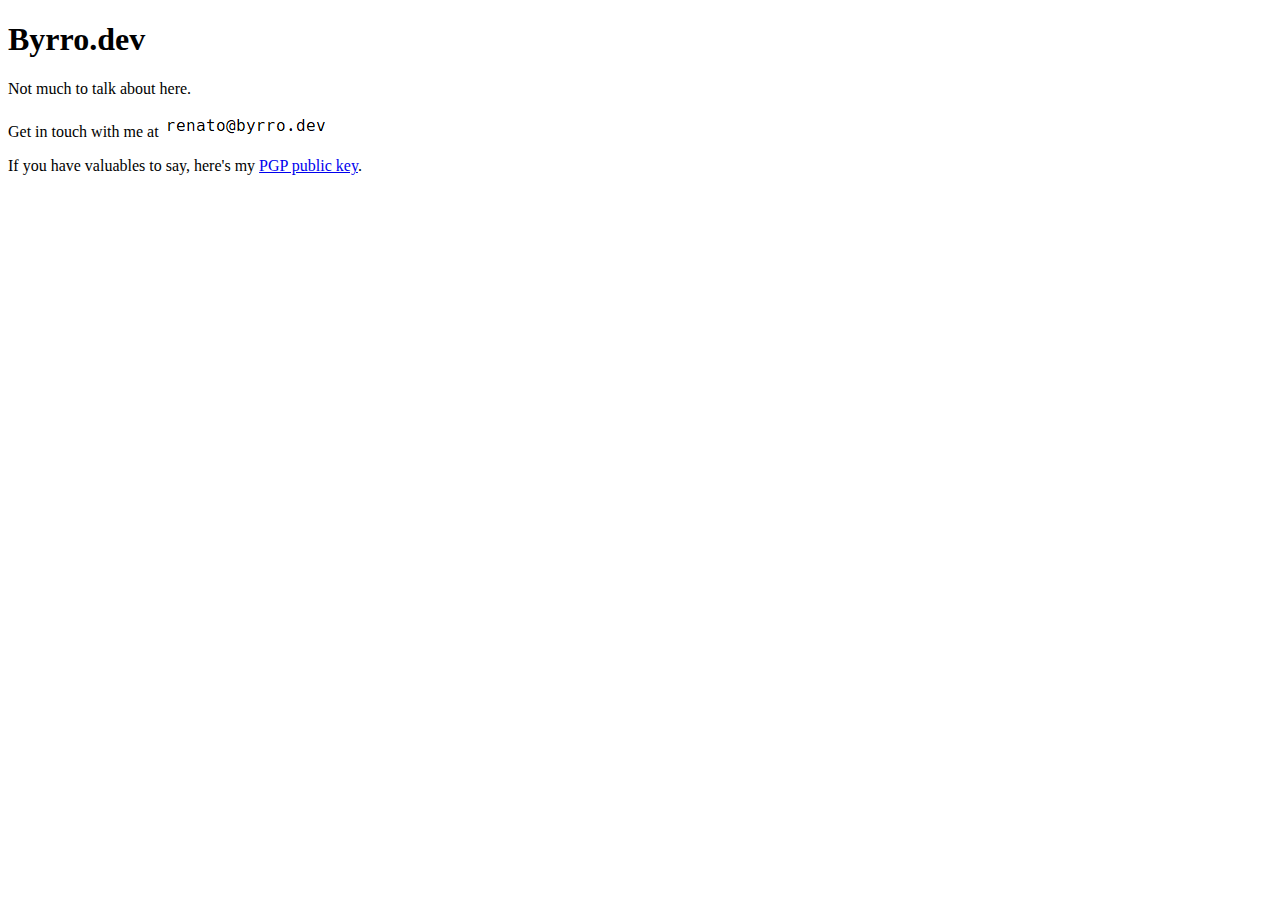
<file: old-site/index.html>
<!DOCTYPE html>
<html lang="en">
<head>
    <meta charset="utf-8">
    <meta http-equiv="X-UA-Compatible" content="IE=edge" />
    <meta name="viewport" content="width=device-width, initial-scale=1, maximum-scale=1" />
    <meta name="author" content="Renato Byrro" />
    <title>Byrro's little site</title>
</head>

<body>

<h1>Byrro.dev</h1>

<p>Not much to talk about here.</p>

<p>Get in touch with me at <img src="img/anti-spammers.png" ></p>

<p>If you have valuables to say, here's my <a href="files/pgp-key.html">PGP public key</a>.</p>

</body>

</html>
</file>
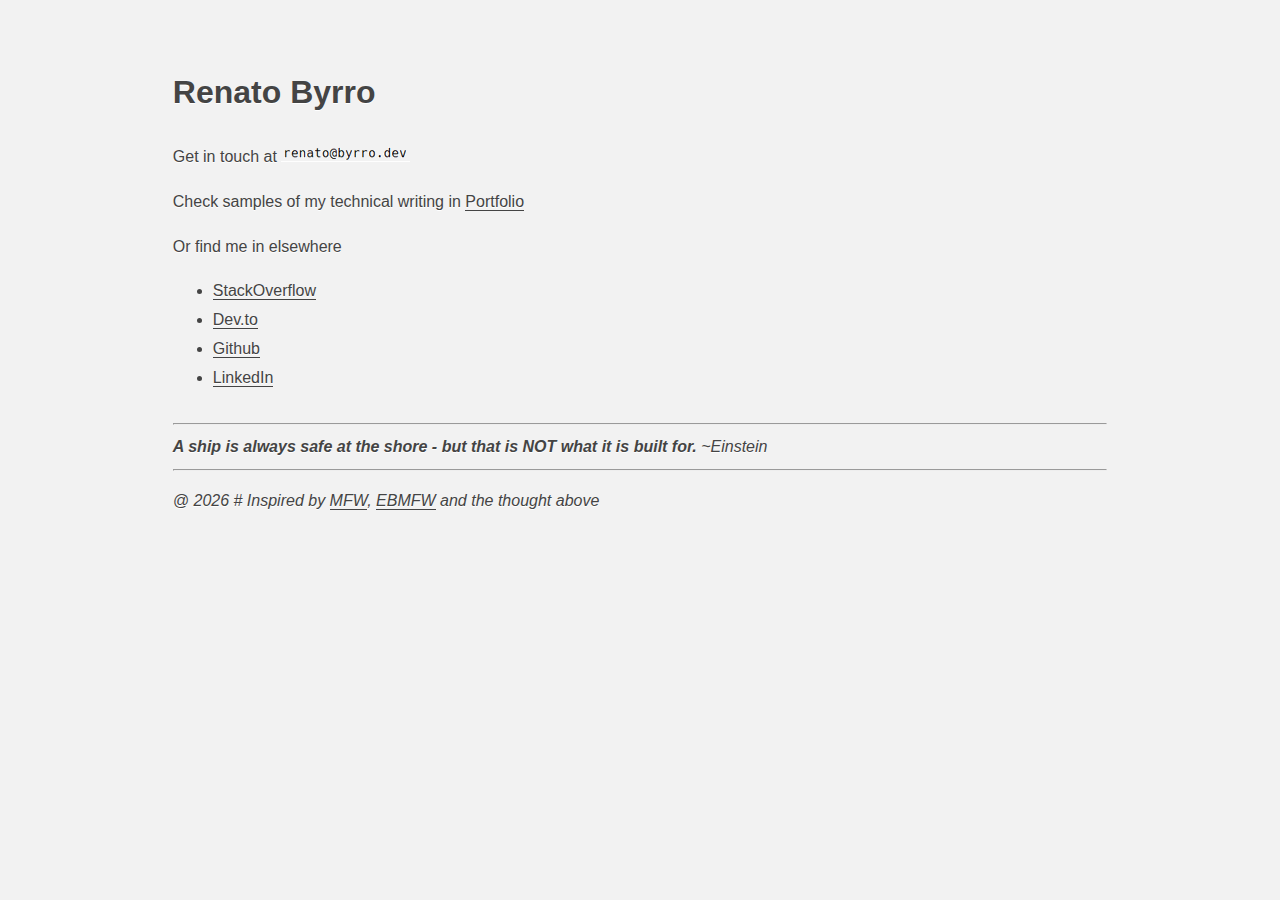
<file: src/index.html>
<!DOCTYPE html>
<html lang="en">

<head>
    <meta charset="utf-8">
    <meta http-equiv="X-UA-Compatible" content="IE=edge" />
    <meta name="viewport" content="width=device-width, height=device-height, user-scalable=no, initial-scale=1.0" />
    <meta name="author" content="Renato Byrro" />
    <title>Renato Byrro's little corner of the web</title>
    <style>
        body {
            margin: 5% auto;
            background: #f2f2f2;
            color: #444444;
            font-family: -apple-system, BlinkMacSystemFont, "Segoe UI", Roboto, Helvetica, Arial, sans-serif;
            font-size: 16px;
            line-height: 1.8;
            text-shadow: 0 1px 0 #ffffff;
            max-width: 73%;
        }
    
        code {
            background: white;
        }
    
        a {
            border-bottom: 1px solid #444444;
            color: #444444;
            text-decoration: none;
        }
    
        a:hover {
            border-bottom: 0;
        }
    </style>
</head>

<body>

    <header>
        <h1>Renato Byrro</h1>
    </header>

    <p>Get in touch at <img src="picture1.png"></p>

    <p>Check samples of my technical writing in <a href="portfolio/index.html">Portfolio</a></p>

    <p>
        Or find me in elsewhere<br>
        <ul>
            <li><a href="https://stackoverflow.com/users/6029837/renato-byrro">StackOverflow</a></li>
            <li><a href="https://dev.to/byrro">Dev.to</a></li>
            <li><a href="https://github.com/byrro">Github</a></li>
            <li><a href="https://linkedin.com/in/renatobyrro">LinkedIn</a></li>
        </ul>
    </p>

    <hr style="margin-top: 30px">

    <i><b><span id="thought"></span></b> ~<span id="author"></span></i>

    <hr>

    <p><i>@ <script>document.write(new Date().getFullYear());</script> # Inspired by <a href="https://motherfuckingwebsite.com/">MFW</a>, <a href="https://evenbettermotherfucking.website/">EBMFW</a> and the thought above</i></p>

</body>

<script>
    thoughts = [
        { text: 'Motivation is what gets you started. Habit is what keeps you going.', author: 'Jim Ryun'},
        { text: 'I will not follow where the path may lead, but I will go where there is no path, and I will leave a trail.', author: 'Muriel Strode' },
        { text: 'Build your own dreams, or someone else will hire you to build theirs.', author: 'Farrah Gray' },
        { text: 'You can\'t cross the sea merely by standing and staring at the water.', author: 'Rabindranath Tagore' },
        { text: 'Great spirits have always faced violent opposition from mediocre minds.', author: 'Einstein' },
        { text: 'Rule your mind or it will rule you.', author: 'Horace' },
        { text: 'All progress takes place outside the comfort zone.', author: 'Michael John Bobak' },
        { text: 'Either you run the day, or the day runs you.', author: 'Jim Robin' },
        { text: 'Focusing is about saying No.', author: 'Steve Jobs' },
        { text: 'Care about what other people think and you will always be their prisoner.', author: 'Lao Tzu' },
        { text: 'Your worst enemy cannot harm you as much as your own unguarded thoughts.', author: 'Buddha' },
        { text: 'In theory there is no difference between theory and practice. In practice there is.', author: 'Yogi Berra' },
        { text: 'Our greatest glory is not in never failing, but in rising up every time we fail.', author: 'Ralph Waldo Emerson' },
        { text: 'What would you do if you weren\'t afraid?', author: 'Spencer Johnson' },
        { text: 'The happiness of your life depends on the quality of your thoughts.', author: 'Marcus Aurelius' },
        { text: 'Knowing is not enough, we must apply. Willing is not enough, we must do.', author: 'Bruce Lee' },
        { text: 'The secret of getting ahead is getting started.', author: 'Mark Twain' },
        { text: 'You don\'t learn to walk by following rules.You learn by doing, and by falling over.', author: 'Richard Branson' },
        { text: 'A person who never made a mistake never tried anything new.', author: 'Einstein' },
        { text: 'If you look at what you have in life, you’ll always have more. If you look at what you don’t have in life, you’ll never have enough.', author: 'Oprah Winfrey' },
        { text: 'Pearls don\'t lie on the seashore. If you want one, you must dive for it.', author: 'Chinese Proverb' },
        { text: 'A ship is always safe at the shore - but that is NOT what it is built for.', author: 'Einstein' },
        { text: 'Simplicity is prerequisite for reliability.', author: 'Edsger W. Djikstra' },
    ]
    random_thought = thoughts[Math.floor(Math.random() * thoughts.length)]

    $thought = document.getElementById('thought')
    $thought.textContent = random_thought['text']

    $author = document.getElementById('author')
    $author.textContent = random_thought['author']
</script>

</html>
</file>
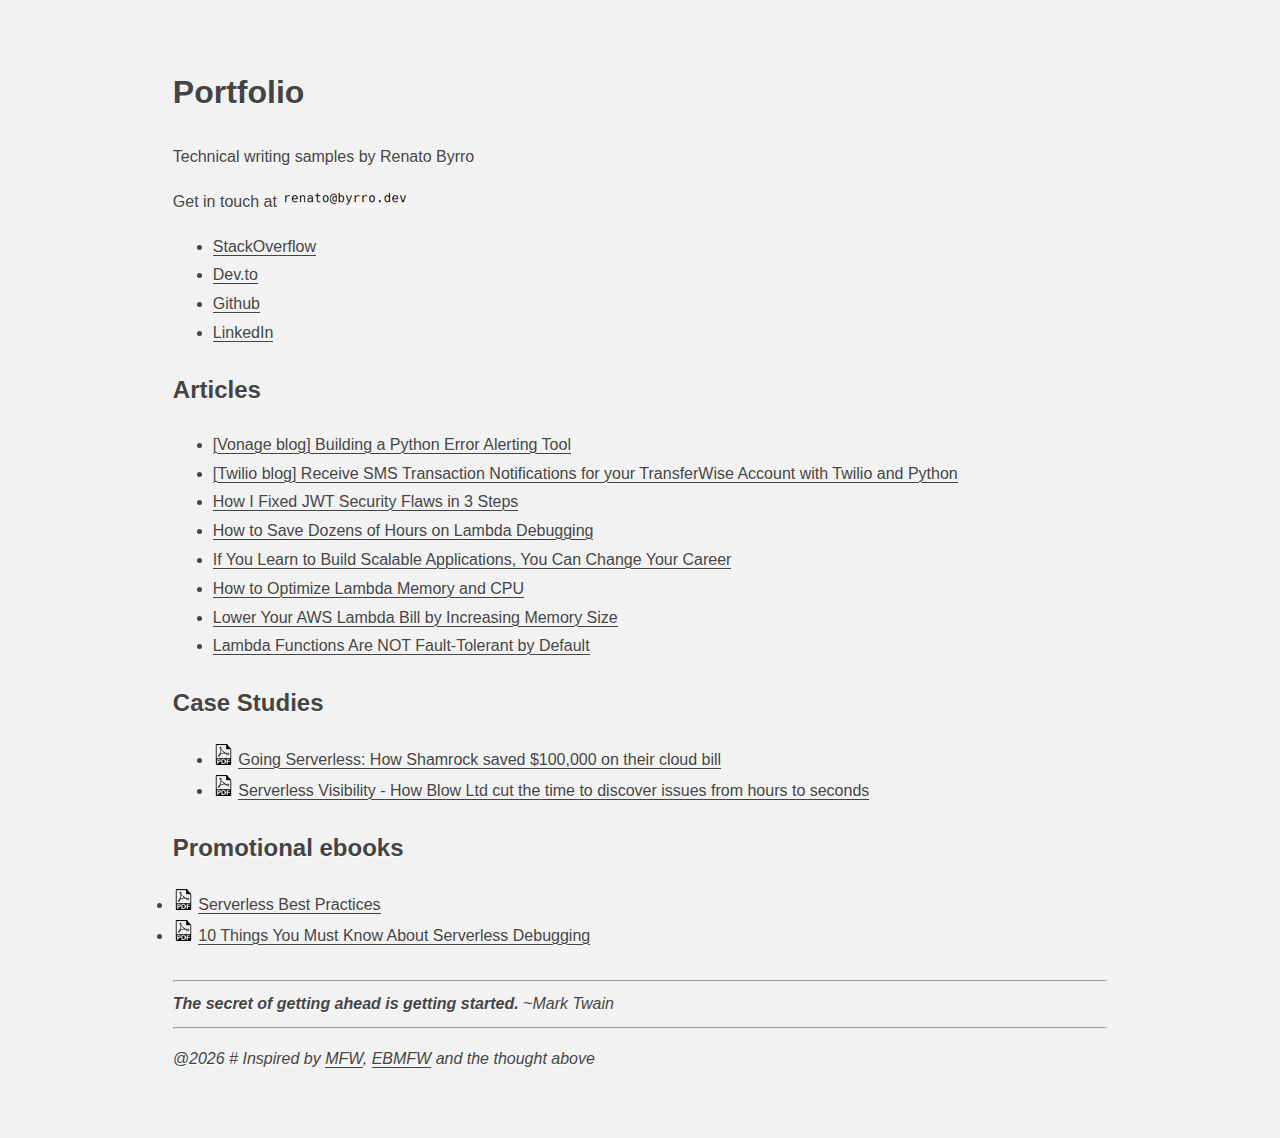
<file: src/portfolio/index.html>
<!DOCTYPE html>
<html lang="en">

<head>
    <meta charset="utf-8">
    <meta http-equiv="X-UA-Compatible" content="IE=edge" />
    <meta name="viewport" content="width=device-width, height=device-height, user-scalable=no, initial-scale=1.0" />
    <meta name="author" content="Renato Byrro" />
    <title>Renato Byrro's Portfolio of technical writing</title>
    <style>
        body {
            margin: 5% auto;
            background: #f2f2f2;
            color: #444444;
            font-family: -apple-system, BlinkMacSystemFont, "Segoe UI", Roboto, Helvetica, Arial, sans-serif;
            font-size: 16px;
            line-height: 1.8;
            text-shadow: 0 1px 0 #ffffff;
            max-width: 73%;
        }
    
        code {
            background: white;
        }
    
        a {
            border-bottom: 1px solid #444444;
            color: #444444;
            text-decoration: none;
        }
    
        a:hover {
            border-bottom: 0;
        }

        @media screen and (min-width: 1600px) {
            iframe {
                width: auto !important;
                height: auto !important;
            }
        }

        iframe {
            min-width: 1000px;
            min-height: 600px;
            width: auto !important;
            height: auto !important;
        }

        @media screen and (max-width: 750px) {
            iframe {
                max-width: 100% !important;
                width: auto !important;
                height: auto !important;
            }
        }
    </style>
</head>

<body>

    <header>
        <h1>Portfolio</h1>
        <aside>Technical writing samples by Renato Byrro</aside>
    </header>

    <p>Get in touch at <img src="../picture1.png"></p>

    <ul>
        <li><a target="_blank" href="https://stackoverflow.com/users/6029837/renato-byrro">StackOverflow</a></li>
        <li><a target="_blank" href="https://dev.to/byrro">Dev.to</a></li>
        <li><a target="_blank" href="https://github.com/byrro">Github</a></li>
        <li><a target="_blank" href="https://linkedin.com/in/renatobyrro">LinkedIn</a></li>
    </ul>

    <h2>Articles</h2>

    <ul>
        <li><a target="_blank" href="https://learn.vonage.com/blog/2021/03/30/building-a-python-error-alerting-tool/">[Vonage blog] Building a Python Error Alerting Tool</a></li>
        <li><a target="_blank" href="https://www.twilio.com/blog/sms-transaction-notifications-transferwise-twilio-python">[Twilio blog] Receive SMS Transaction Notifications for your TransferWise Account with Twilio and Python</a></li>
        <li><a target="_blank" href="https://dev.to/dashbird/how-i-fixed-jwt-security-flaws-in-3-steps-264k">How I Fixed JWT Security Flaws in 3 Steps</a></li>
        <li><a target="_blank" href="https://medium.com/hackernoon/how-to-save-dozens-of-hours-on-lambda-debugging-79c38f89c653">How to Save Dozens of Hours on Lambda Debugging</a></a></li>
        <li><a target="_blank" href="https://dev.to/dashbird/if-you-learn-to-build-scalable-applications-you-can-change-your-career-42le">If You Learn to Build Scalable Applications, You Can Change Your Career</a></a></li>
        <li><a target="_blank" href="https://dev.to/byrro/how-to-optimize-lambda-memory-and-cpu-4dj1?utm_source=byrro.dev&utm_medium=referral&utm_name=portfolio">How to Optimize Lambda Memory and CPU</a></a></li>
        <li><a target="_blank" href="https://medium.com/hackernoon/lower-your-aws-lambda-bill-by-increasing-memory-size-yep-e591ae499692">Lower Your AWS Lambda Bill by Increasing Memory Size</a></a></li>
        <li><a target="_blank" href="https://dev.to/dashbird/lambda-functions-are-not-fault-tolerant-by-default-b7d">Lambda Functions Are NOT Fault-Tolerant by Default</a></a></li>
    </ul>

    <h2>Case Studies</h2>

    <ul>
        <li><img src="../pdf.png">&nbsp;<a target="_blank" href="https://byrro.dev/files/case-study-shamrock-corporation.pdf">Going Serverless: How Shamrock saved $100,000 on their cloud bill</a></li>
        <li><img src="../pdf.png">&nbsp;<a target="_blank" href="https://byrro.dev/files/case-study-blow-ltd.pdf">Serverless Visibility - How Blow Ltd cut the time to discover issues from hours to seconds</a></li>
    </ul>

    <h2>Promotional ebooks</h2>

    <li><img src="../pdf.png">&nbsp;<a target="_blank" href="https://byrro.dev/files/portfolio/ebook-serverless-best-practices.pdf">Serverless Best Practices</a></li>
    <li><img src="../pdf.png">&nbsp;<a target="_blank" href="https://byrro.dev/files/portfolio/ebook-10-things-you-must-know-about-serverless-debugging.pdf">10 Things You Must Know About Serverless Debugging</a></li>

    <hr style="margin-top: 30px">
    
    <i><b><span id="thought"></span></b> ~<span id="author"></span></i>
    
    <hr>
    
    <p>
        <i>@<script>document.write(new Date().getFullYear());</script> 
            # Inspired by <a href="https://motherfuckingwebsite.com/">MFW</a>, 
            <a href="https://evenbettermotherfucking.website/">EBMFW</a> and the thought above</i>
    </p>

</body>

<script>
    thoughts = [
        { text: 'Motivation is what gets you started. Habit is what keeps you going.', author: 'Jim Ryun' },
        { text: 'I will not follow where the path may lead, but I will go where there is no path, and I will leave a trail.', author: 'Muriel Strode' },
        { text: 'Build your own dreams, or someone else will hire you to build theirs.', author: 'Farrah Gray' },
        { text: 'You can\'t cross the sea merely by standing and staring at the water.', author: 'Rabindranath Tagore' },
        { text: 'Great spirits have always faced violent opposition from mediocre minds.', author: 'Einstein' },
        { text: 'Rule your mind or it will rule you.', author: 'Horace' },
        { text: 'All progress takes place outside the comfort zone.', author: 'Michael John Bobak' },
        { text: 'Either you run the day, or the day runs you.', author: 'Jim Robin' },
        { text: 'Focusing is about saying No.', author: 'Steve Jobs' },
        { text: 'Care about what other people think and you will always be their prisoner.', author: 'Lao Tzu' },
        { text: 'Your worst enemy cannot harm you as much as your own unguarded thoughts.', author: 'Buddha' },
        { text: 'In theory there is no difference between theory and practice. In practice there is.', author: 'Yogi Berra' },
        { text: 'Our greatest glory is not in never failing, but in rising up every time we fail.', author: 'Ralph Waldo Emerson' },
        { text: 'What would you do if you weren\'t afraid?', author: 'Spencer Johnson' },
        { text: 'The happiness of your life depends on the quality of your thoughts.', author: 'Marcus Aurelius' },
        { text: 'Knowing is not enough, we must apply. Willing is not enough, we must do.', author: 'Bruce Lee' },
        { text: 'The secret of getting ahead is getting started.', author: 'Mark Twain' },
        { text: 'You don\'t learn to walk by following rules.You learn by doing, and by falling over.', author: 'Richard Branson' },
        { text: 'A person who never made a mistake never tried anything new.', author: 'Einstein' },
        { text: 'If you look at what you have in life, you’ll always have more. If you look at what you don’t have in life, you’ll never have enough.', author: 'Oprah Winfrey' },
        { text: 'Pearls don\'t lie on the seashore. If you want one, you must dive for it.', author: 'Chinese Proverb' },
        { text: 'A ship is always safe at the shore - but that is NOT what it is built for.', author: 'Einstein' },
        { text: 'Simplicity is prerequisite for reliability.', author: 'Edsger W. Djikstra' },
    ]
    random_thought = thoughts[Math.floor(Math.random() * thoughts.length)]

    $thought = document.getElementById('thought')
    $thought.textContent = random_thought['text']

    $author = document.getElementById('author')
    $author.textContent = random_thought['author']
</script>

</html>
</file>
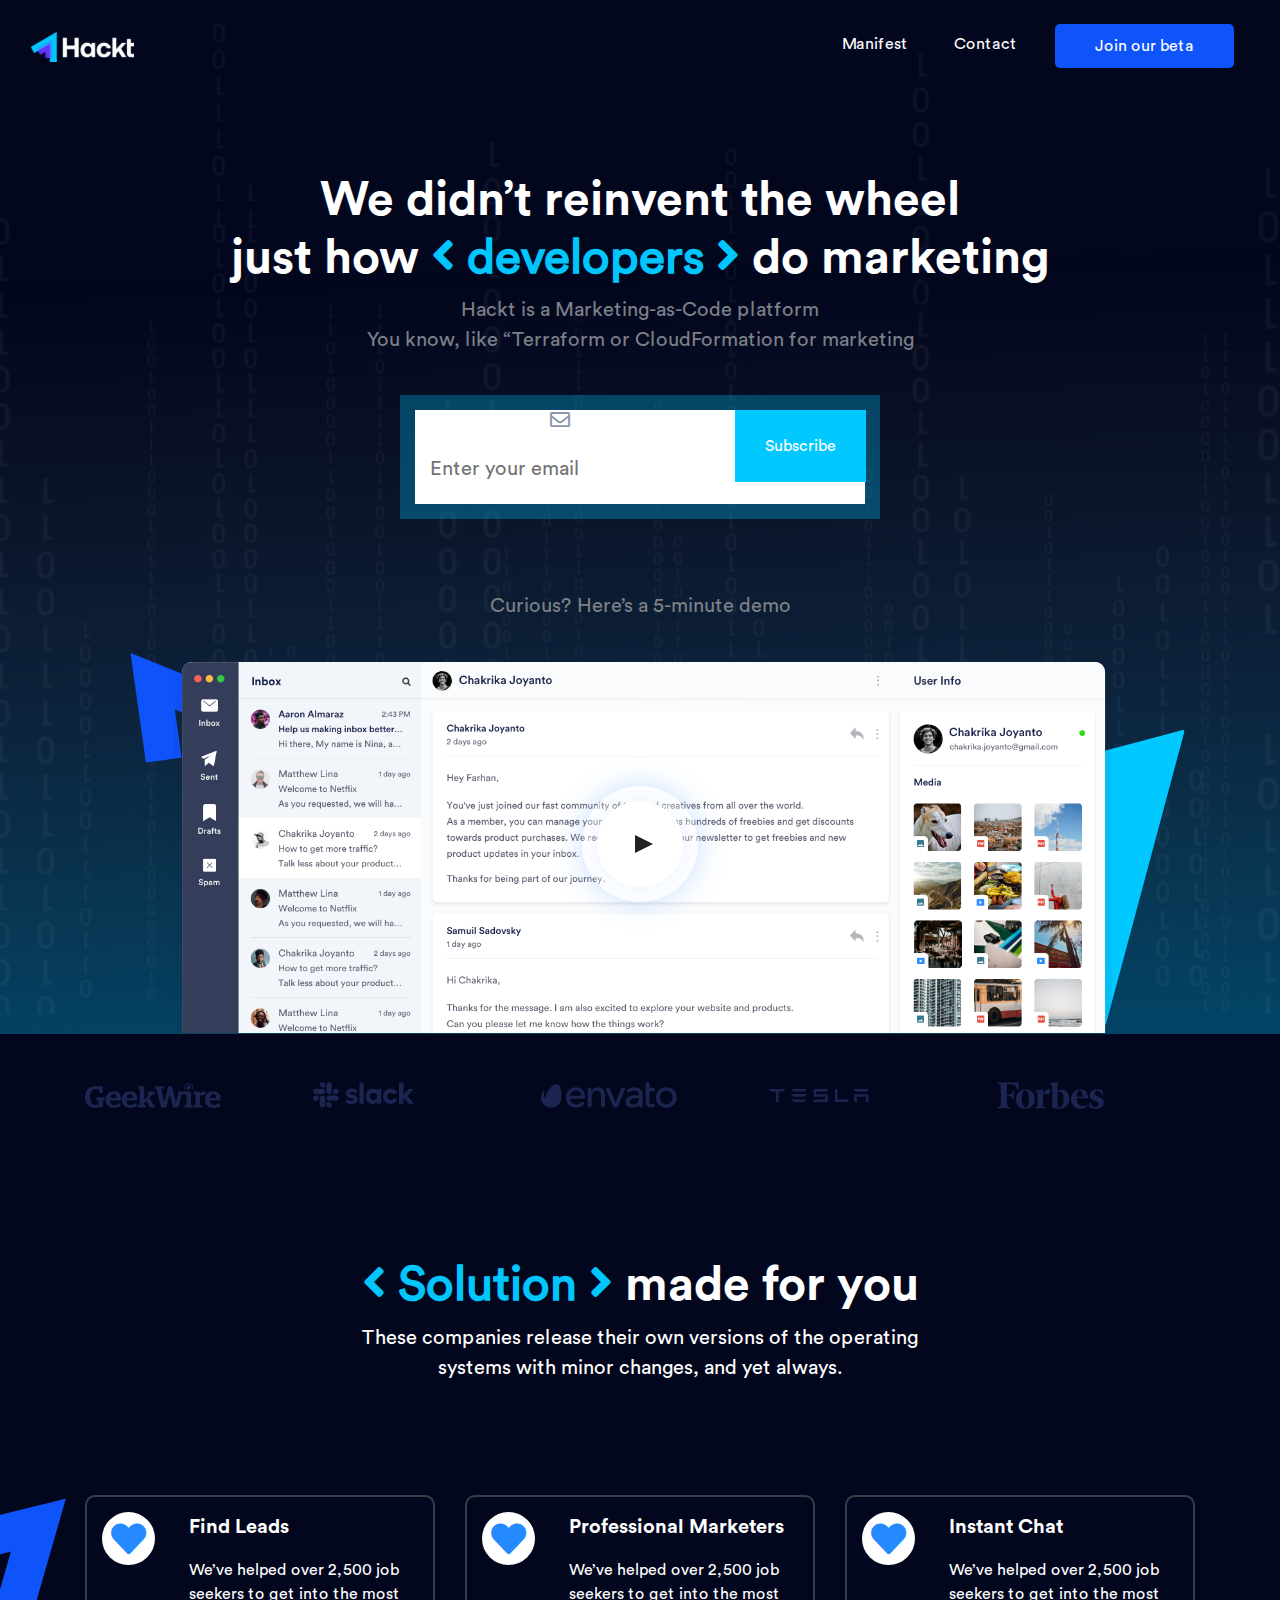
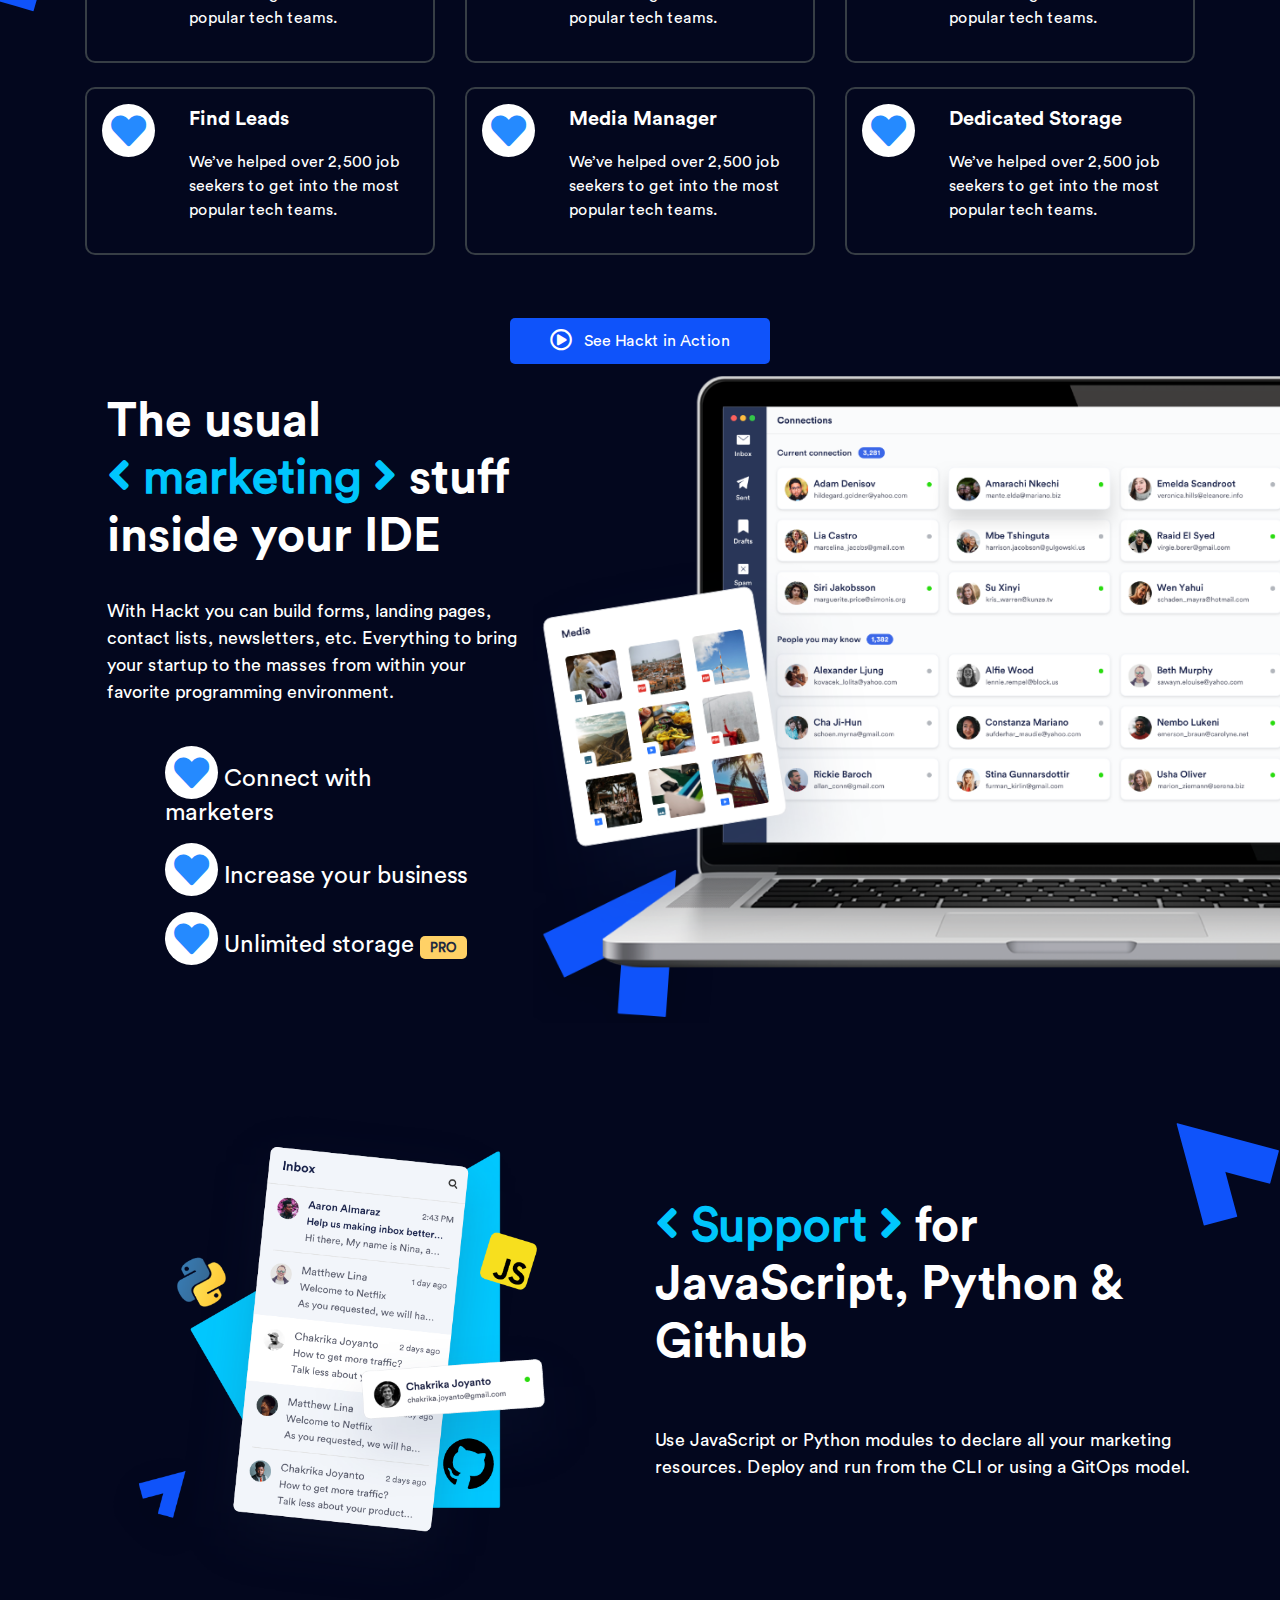
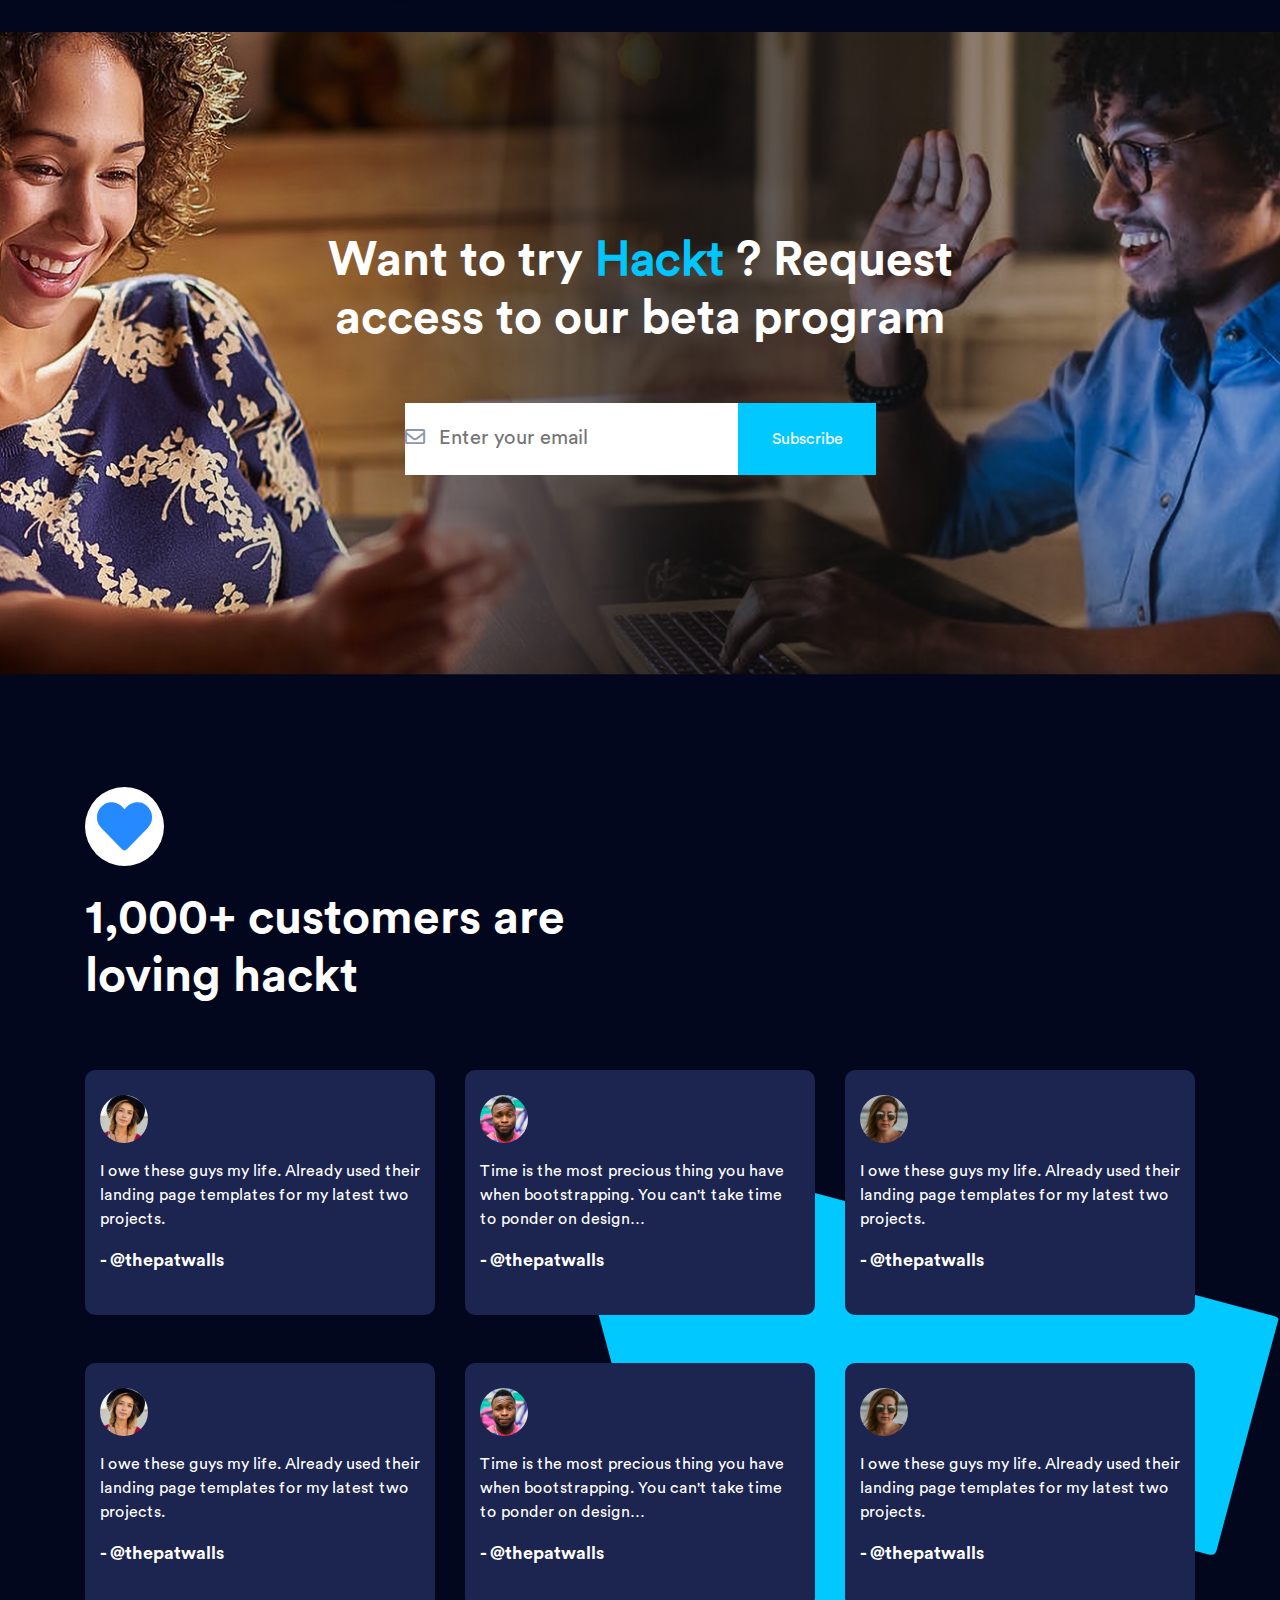
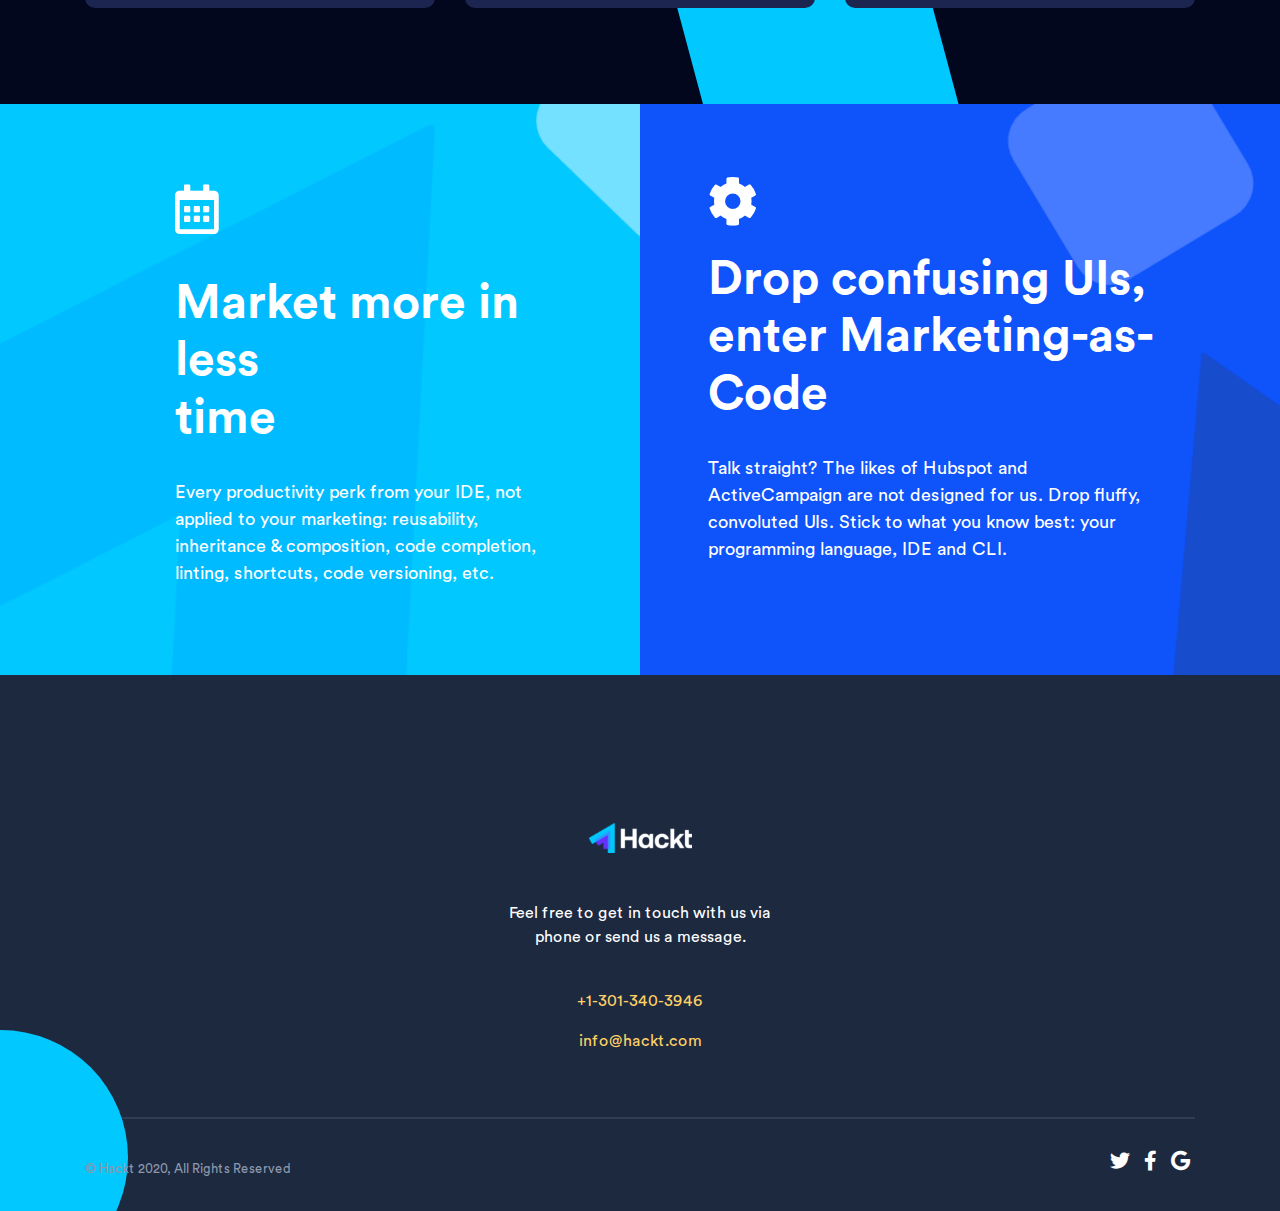
<file: src/hackt/old-landing-page/v2-final/index.html>
<!DOCTYPE html>
<html lang="en">
    <head>
        <!-- Required meta tags -->
        <meta charset="utf-8">
        <meta name="description" content="">
        <meta name="author" content="">
        <meta name="viewport" content="width=device-width, initial-scale=1, shrink-to-fit=no">

        <title>Home</title>

        <link rel="shortcut icon" href="assets/images/favicon.png" type="image/x-icon">
        <link rel="stylesheet" href="https://cdnjs.cloudflare.com/ajax/libs/font-awesome/5.11.2/css/all.min.css">
        <!-- Bootstrap CSS -->
        <link rel="stylesheet" href="https://stackpath.bootstrapcdn.com/bootstrap/4.3.1/css/bootstrap.min.css" integrity="sha384-ggOyR0iXCbMQv3Xipma34MD+dH/1fQ784/j6cY/iJTQUOhcWr7x9JvoRxT2MZw1T" crossorigin="anonymous">
        <!-- Link to your css file -->
        <link rel="stylesheet" href="assets/css/swiper.css">
        <link rel="stylesheet" href="assets/css/style.css">

    </head>

    <body>
        <div class="header">
            <!-- Navbar -->
            <nav class="navbar navbar-expand-md pt-4">
                <div class="container-fluid text-center">
                    <a class="navbar-brand" href="#"><img src="assets/images/logo-white-logo.svg" class="img-fluid"></a>
                    <button class="navbar-toggler" type="button" data-toggle="collapse" data-target="#navbarsExample01" aria-controls="navbarsExample01" aria-expanded="false" aria-label="Toggle navigation">
                        <i class="fas fa-bars" style="color: #fff;"></i>
                    </button>
                    <div class="collapse navbar-collapse" id="navbarsExample01">
                        <ul class="navbar-nav ml-auto">
                            <li class="nav-item">
                                <a class="nav-link" href="#">Manifest</a>
                            </li>
                            <li class="nav-item">
                                <a class="nav-link" href="#">Contact</a>
                            </li>
                            <li class="nav-item">
                                <a class="nav-link btn-blue" href="#">Join our beta</a>
                            </li>
                        </ul>
                    </div>
                </div>
            </nav>
            <!-- nav End -->
            <!-- header -->
            <div class="pt-5 text-white">
                <div class="container text-center pt-3">
                    <div class="py-3 d-none d-lg-block"></div>
                    <h1 class="font-700">We didn’t reinvent the wheel<br> just how <span class="tag"> <i class="fas fa-angle-left"></i> developers <i class="fas fa-angle-right"></i> </span> do marketing</h1>
                    <p class="gray">Hackt is a Marketing-as-Code platform<br> You know, like “Terraform or CloudFormation for marketing</p>
                    <div class="py-4">
                        <div class="op">
                            <div class="search">
                                <form action="" method="">
                                    <div class="row">
                                        <div class="col-8">
                                            <i class="far fa-envelope"></i>
                                            <input type="text" class="input" name="Name" placeholder="Enter your email">
                                        </div>
                                        <div class="col-4">
                                            <input type="submit" class="btn-sub" value="Subscribe">
                                        </div>
                                    </div>
                                </form>
                            </div>
                        </div>
                    </div>
                    <div class="pt-5 pb-3">
                        <p class="gray">Curious? Here’s a 5-minute demo</p>
                    </div>
                    <div class="pop-up position-relative text-center">
                        <span data-toggle="modal" data-target="#exampleModalCenter">
                            <img src="assets/images/play-icon.png" class="play">
                        </span>
                        <img src="assets/images/video-bg.png" class="img-b img-fluid">
                    </div>
                </div>
            </div>
        </div>

        <!-- blue background -->
        <div class="bg-blue">
            <div class="container py-5">
                <div class="row">
                    <div class="col">
                        <img src="assets/images/Logo%201.png" class="img-fluid">
                    </div>
                    <div class="col">
                        <img src="assets/images/Logo%202.png" class="img-fluid">
                    </div>
                    <div class="col">
                        <img src="assets/images/Logo%203.png" class="img-fluid">
                    </div>
                    <div class="col">
                        <img src="assets/images/Logo%204.png" class="img-fluid">
                    </div>
                    <div class="col">
                        <img src="assets/images/Logo%205.png" class="img-fluid">
                    </div>
                </div>
            </div>
            <!-- Logo End -->

            <div class="padd">
                <div class="container text-white text-center">
                    <h1 class="font-700"><span class="tag"><i class="fas fa-angle-left"></i> Solution <i class="fas fa-angle-right"></i></span> made for you</h1>
                    <div class="pb-5">
                        <p class="font-18">These companies release their own versions of the operating <br>systems with minor changes, and yet always.</p>
                    </div>
                </div>
            </div>
            <div class="py-4">
                <img src="assets/images/hackt-left-top.png" class="img-l">
                <div class="container">
                    <div class="row text-white">
                        <div class="col-lg-4 pt-4">
                            <div class="box">
                                <div class="row">
                                    <div class="col-3">
                                        <span class="hrt1">
                                            <i class="fas fa-heart"></i>
                                        </span>
                                    </div>
                                    <div class="col-9">
                                        <p class="font-700">Find Leads</p>
                                        <p class="f-16">We’ve helped over 2,500 job seekers to get into the most popular tech teams.</p>
                                    </div>
                                </div>
                            </div>
                        </div>
                        <div class="col-lg-4 pt-4">
                            <div class="box">
                                <div class="row">
                                    <div class="col-3">
                                        <span class="hrt1">
                                            <i class="fas fa-heart"></i>
                                        </span>
                                    </div>
                                    <div class="col-9">
                                        <p class="font-700">Professional Marketers</p>
                                        <p class="f-16">We’ve helped over 2,500 job seekers to get into the most popular tech teams.</p>
                                    </div>
                                </div>
                            </div>
                        </div>
                        <div class="col-lg-4 pt-4">
                            <div class="box">
                                <div class="row">
                                    <div class="col-3">
                                        <span class="hrt1">
                                            <i class="fas fa-heart"></i>
                                        </span>
                                    </div>
                                    <div class="col-9">
                                        <p class="font-700">Instant Chat</p>
                                        <p class="f-16">We’ve helped over 2,500 job seekers to get into the most popular tech teams.</p>
                                    </div>
                                </div>
                            </div>
                        </div>
                    </div>
                    <!-- 2nd row -->

                    <div class="row text-white">
                        <div class="col-lg-4 pt-4">
                            <div class="box">
                                <div class="row">
                                    <div class="col-3">
                                        <span class="hrt1">
                                            <i class="fas fa-heart"></i>
                                        </span>
                                    </div>
                                    <div class="col-9">
                                        <p class="font-700">Find Leads</p>
                                        <p class="f-16">We’ve helped over 2,500 job seekers to get into the most popular tech teams.</p>
                                    </div>
                                </div>
                            </div>
                        </div>
                        <div class="col-lg-4 pt-4">
                            <div class="box">
                                <div class="row">
                                    <div class="col-3">
                                        <span class="hrt1">
                                            <i class="fas fa-heart"></i>
                                        </span>
                                    </div>
                                    <div class="col-9">
                                        <p class="font-700">Media Manager</p>
                                        <p class="f-16">We’ve helped over 2,500 job seekers to get into the most popular tech teams.</p>
                                    </div>
                                </div>
                            </div>
                        </div>
                        <div class="col-lg-4 pt-4">
                            <div class="box">
                                <div class="row">
                                    <div class="col-3">
                                        <span class="hrt1">
                                            <i class="fas fa-heart"></i>
                                        </span>
                                    </div>
                                    <div class="col-9">
                                        <p class="font-700">Dedicated Storage</p>
                                        <p class="f-16">We’ve helped over 2,500 job seekers to get into the most popular tech teams.</p>
                                    </div>
                                </div>
                            </div>
                        </div>
                    </div>
                </div>
            </div>

            <div class="pt-5 container text-center pb-3">
                <a class="btn-blue1" href="#">
                    <span class="mr-2 pb-0"><i class="p-0 far fa-play-circle"></i></span>
                    <!--                <img src="assets/images/play-btn-circle.png" class="mr-2">-->
                    See Hackt in Action</a>
            </div>


            <div class="container-fluid">
                <div class="row text-white">
                    <div class="col-lg-4 p-0 offset-lg-1 py-4 order-lg-0 order-1">
                        <div class="text-center text-lg-left">
                            <h1 class="font-700">The usual<br> <span class="tag"> <i class="fas fa-angle-left"></i> marketing <i class="fas fa-angle-right"></i> </span> stuff inside your IDE</h1>
                            <p class="pt-4 f-18">With Hackt you can build forms, landing pages, contact lists, newsletters, etc. Everything to bring your startup to the masses from within your favorite programming environment.</p>
                            <div class="container-fluid">
                                <div class="row">
                                    <div class="col-sm-8 col-lg-12 col-xl-10 mx-auto">
                                        <div class="pt-4 text-left px-2">
                                            <h5>
                                                <span class="hrt1">
                                                    <i class="fas fa-heart"></i>
                                                </span>
                                                Connect with marketers </h5>
                                            <h5 class="py-2">
                                                <span class="hrt1">
                                                    <i class="fas fa-heart"></i>
                                                </span>
                                                Increase your business </h5>
                                            <h5>
                                                <span class="hrt1">
                                                    <i class="fas fa-heart"></i>
                                                </span>
                                                Unlimited storage <span class="badg">PRO</span> </h5>
                                        </div>
                                    </div>
                                </div>
                            </div>
                        </div>

                    </div>
                    <div class="col-lg-7 p-0 text-right order-lg-1 order-0">
                        <div class="py-4 d-block d-lg-none"></div>
                        <img src="assets/images/laptop-img.png" class="img-fluid img-r">
                    </div>
                </div>
            </div>

            <div class="position-relative">
                <img src="assets/images/hack-symbl-right-bottom.png" class="img-right">
                <div class="container pt-3">
                    <div class="row text-white align-items-center">
                        <div class="col-lg-6 pt-5">
                            <img src="assets/images/img-inbox.png" class="img-fluid">
                        </div>
                        <div class="col-lg-6 pt-5 text-center text-lg-left">
                            <h1 class="font-700"> <span class="tag"> <i class="fas fa-angle-left"></i> Support <i class="fas fa-angle-right"></i> </span> for JavaScript, Python &amp; Github</h1>
                            <div class="pt-5">
                                <p class="f-18 pb-4">Use JavaScript or Python modules to declare all your marketing resources. Deploy and run from the CLI or using a GitOps model.</p>
                            </div>
                        </div>
                    </div>
                </div>
            </div>



            <!-- bg -->
            <div class="bg-im">
                <div class="container text-white text-center">
                    <h1 class="font-700">Want to try <span class="clr">Hackt </span>? Request<br> access to our beta program</h1>
                    <div class="pt-5">
                        <div class="search">
                            <form action="" method="">
                                <div class="row">
                                    <div class="col-8">
                                        <i class="far fa-envelope"></i>
                                        <input type="text" class="input" name="Name" placeholder="Enter your email">
                                    </div>
                                    <div class="col-4">
                                        <input type="submit" class="btn-sub" value="Subscribe">
                                    </div>
                                </div>
                            </form>
                        </div>
                    </div>
                </div>
            </div>
            <!-- bg -->


            <!-- slider -->
            <div class="container text-white pt-5 pb-2">
                <p class="pt-5"></p>
                <!--                                <img src="assets/images/heart-icon.png" class="img-fluid">-->
                <span class="hrt">
                    <i class="fas fa-heart"></i>
                </span>
                <h1 class="font-700 pt-4">1,000+ customers are<br> loving hackt</h1>
            </div>
            <!-- slider -->
            <div class="py-5 position-relative">
                <img src="assets/images/hackt-cyn.png" class="img-right">
                <div class="container">
                    <div class="row">
                        <div class="col-lg-4 pb-5">
                            <div class="box1 text-white">
                                <img src="assets/images/Oval-2.png" class="img-fluid">
                                <p class="pt-3 f-16">I owe these guys my life. Already used their landing page templates for my latest two projects.</p>
                                <p class="f-18 font-700">- @thepatwalls</p>
                            </div>
                        </div>
                        <div class="col-lg-4 pb-5">
                            <div class="box1 text-white">
                                <img src="assets/images/Oval-1.png" class="img-fluid">
                                <p class="pt-3 f-16">Time is the most precious thing you have when bootstrapping. You can't take time to ponder on design…</p>
                                <p class="f-18 font-700">- @thepatwalls</p>
                            </div>
                        </div>
                        <div class="col-lg-4 pb-5">
                            <div class="box1 text-white">
                                <img src="assets/images/Oval.png" class="img-fluid">
                                <p class="pt-3 f-16">I owe these guys my life. Already used their landing page templates for my latest two projects.</p>
                                <p class="f-18 font-700">- @thepatwalls</p>
                            </div>
                        </div>
                    </div>
                    <div class="row">
                        <div class="col-lg-4 pb-5">
                            <div class="box1 text-white">
                                <img src="assets/images/Oval-2.png" class="img-fluid">
                                <p class="pt-3 f-16">I owe these guys my life. Already used their landing page templates for my latest two projects.</p>
                                <p class="f-18 font-700">- @thepatwalls</p>
                            </div>
                        </div>
                        <div class="col-lg-4 pb-5">
                            <div class="box1 text-white">
                                <img src="assets/images/Oval-1.png" class="img-fluid">
                                <p class="pt-3 f-16">Time is the most precious thing you have when bootstrapping. You can't take time to ponder on design…</p>
                                <p class="f-18 font-700">- @thepatwalls</p>
                            </div>
                        </div>
                        <div class="col-lg-4 pb-5">
                            <div class="box1 text-white">
                                <img src="assets/images/Oval.png" class="img-fluid">
                                <p class="pt-3 f-16">I owe these guys my life. Already used their landing page templates for my latest two projects.</p>
                                <p class="f-18 font-700">- @thepatwalls</p>
                            </div>
                        </div>
                    </div>
                </div>
            </div>

            <!-- Markets block -->
            <div class="container-fluid text-white">
                <div class="row text-center text-lg-left">
                    <div class="col-lg-6 p-0">
                        <div class="bg-l">
                            <div class="container-fluid">
                                <div class="row">
                                    <div class="offset-lg-3 col-lg-8 py-5">
                                        <br>
                                        <div class="f50">
                                            <i class="far fa-calendar-alt"></i>
                                        </div>
                                        <!--                                        <img src="assets/images/calendar-icon.png" class="img-fluid">-->
                                        <h1 class="font-700 pt-4">Market more in less<br> time</h1>
                                        <div class="py-4">
                                            <p class="f-18">Every productivity perk from your IDE, not applied to your marketing: reusability, inheritance &amp; composition, code completion, linting, shortcuts, code versioning, etc.</p>
                                        </div>
                                    </div>
                                </div>
                            </div>
                        </div>
                    </div>
                    <div class="col-lg-6 p-0">
                        <div class="bg-r">
                            <div class="container-fluid">
                                <div class="row">
                                    <div class="offset-lg-1 col-lg-9 py-5">
                                        <br>
                                        <div class="ser">
                                            <i class="fas fa-cog"></i>
                                        </div>
                                        <!--                                        <img src="assets/images/setting-icon.png" class="img-fluid">-->
                                        <h1 class="font-700 pt-4">Drop confusing UIs, enter Marketing-as-Code</h1>
                                        <div class="py-4">
                                            <p class="f-18">Talk straight? The likes of Hubspot and ActiveCampaign are not designed for us. Drop fluffy, convoluted UIs. Stick to what you know best: your programming language, IDE and CLI.</p>
                                        </div>
                                    </div>
                                </div>
                            </div>
                        </div>
                    </div>
                </div>
            </div>
            <!-- Markets block -->
        </div>

        <!-- footer -->
        <footer>
            <img src="assets/images/footer-img-left.png" class="f-l">
            <div class="container pt-5 pb-3 text-white text-center">
                <img src="assets/images/logo-white-logo.svg" class="img-fluid">
                <p class="f-16 pt-5">Feel free to get in touch with us via<br> phone or send us a message.</p>
                <p class="ye f-16 pt-4">+1-301-340-3946</p>
                <p class="ye f-16 pb-5"> info@hackt.com</p>
                <div class="border-top">
                    <div class="row pt-4">
                        <div class="col-md-6 pt-3 text-center text-lg-left">
                            <p class="f-13">© Hackt 2020, All Rights Reserved</p>
                        </div>
                        <div class="col-md-6 pt-2 text-center text-lg-right ic">
                            <span class="bx"><a href="#"><i class="fab fa-twitter"></i></a></span>
                            <span class="bx"><a href="#"><i class="fab fa-facebook-f"></i></a></span>
                            <span class="bx"><a href="#"><i class="fab fa-google"></i></a></span>
                        </div>
                    </div>
                </div>
            </div>
        </footer>
        <!-- footer -->

        <!-- Modal -->
        <div class="modal fade bd-example-modal-lg" id="exampleModalCenter" tabindex="-1" role="dialog" aria-labelledby="exampleModalCenterTitle" aria-hidden="true">
            <div class="modal-dialog modal-lg modal-dialog-centered" role="document">
                <div class="modal-content">
                    <div class="modal-header">
                        <button type="button" class="close" data-dismiss="modal" aria-label="Close">
                            <span aria-hidden="true">&times;</span>
                        </button>
                    </div>
                    <div class="modal-body">
                        <div class="vodeo-box text-center">
                            <iframe class="video"
                                    src="https://www.youtube.com/embed/tgbNymZ7vqY">
                            </iframe>
                        </div>
                    </div>
                </div>
            </div>
        </div>

        <!-- jQuery first, then Popper.js, then Bootstrap JS -->
        <script src="https://code.jquery.com/jquery-3.3.1.slim.min.js" integrity="sha384-q8i/X+965DzO0rT7abK41JStQIAqVgRVzpbzo5smXKp4YfRvH+8abtTE1Pi6jizo" crossorigin="anonymous"></script>
        <script src="https://cdnjs.cloudflare.com/ajax/libs/popper.js/1.14.7/umd/popper.min.js" integrity="sha384-UO2eT0CpHqdSJQ6hJty5KVphtPhzWj9WO1clHTMGa3JDZwrnQq4sF86dIHNDz0W1" crossorigin="anonymous"></script>
        <script src="https://stackpath.bootstrapcdn.com/bootstrap/4.3.1/js/bootstrap.min.js" integrity="sha384-JjSmVgyd0p3pXB1rRibZUAYoIIy6OrQ6VrjIEaFf/nJGzIxFDsf4x0xIM+B07jRM" crossorigin="anonymous"></script>

        <script src="assets/js/swiper.js"></script>
        <script src="assets/js/script.js"></script>
        <script>
            var swiper = new Swiper('.swiper-container', {
                slidesPerView: "auto",
                spaceBetween: 30,
                pagination: {
                    el: '.swiper-pagination',
                    clickable: true,
                },
                navigation: {
                    nextEl: '.swiper-button-next',
                    prevEl: '.swiper-button-prev',
                },
            });
        </script>
    </body>
</html>
</file>
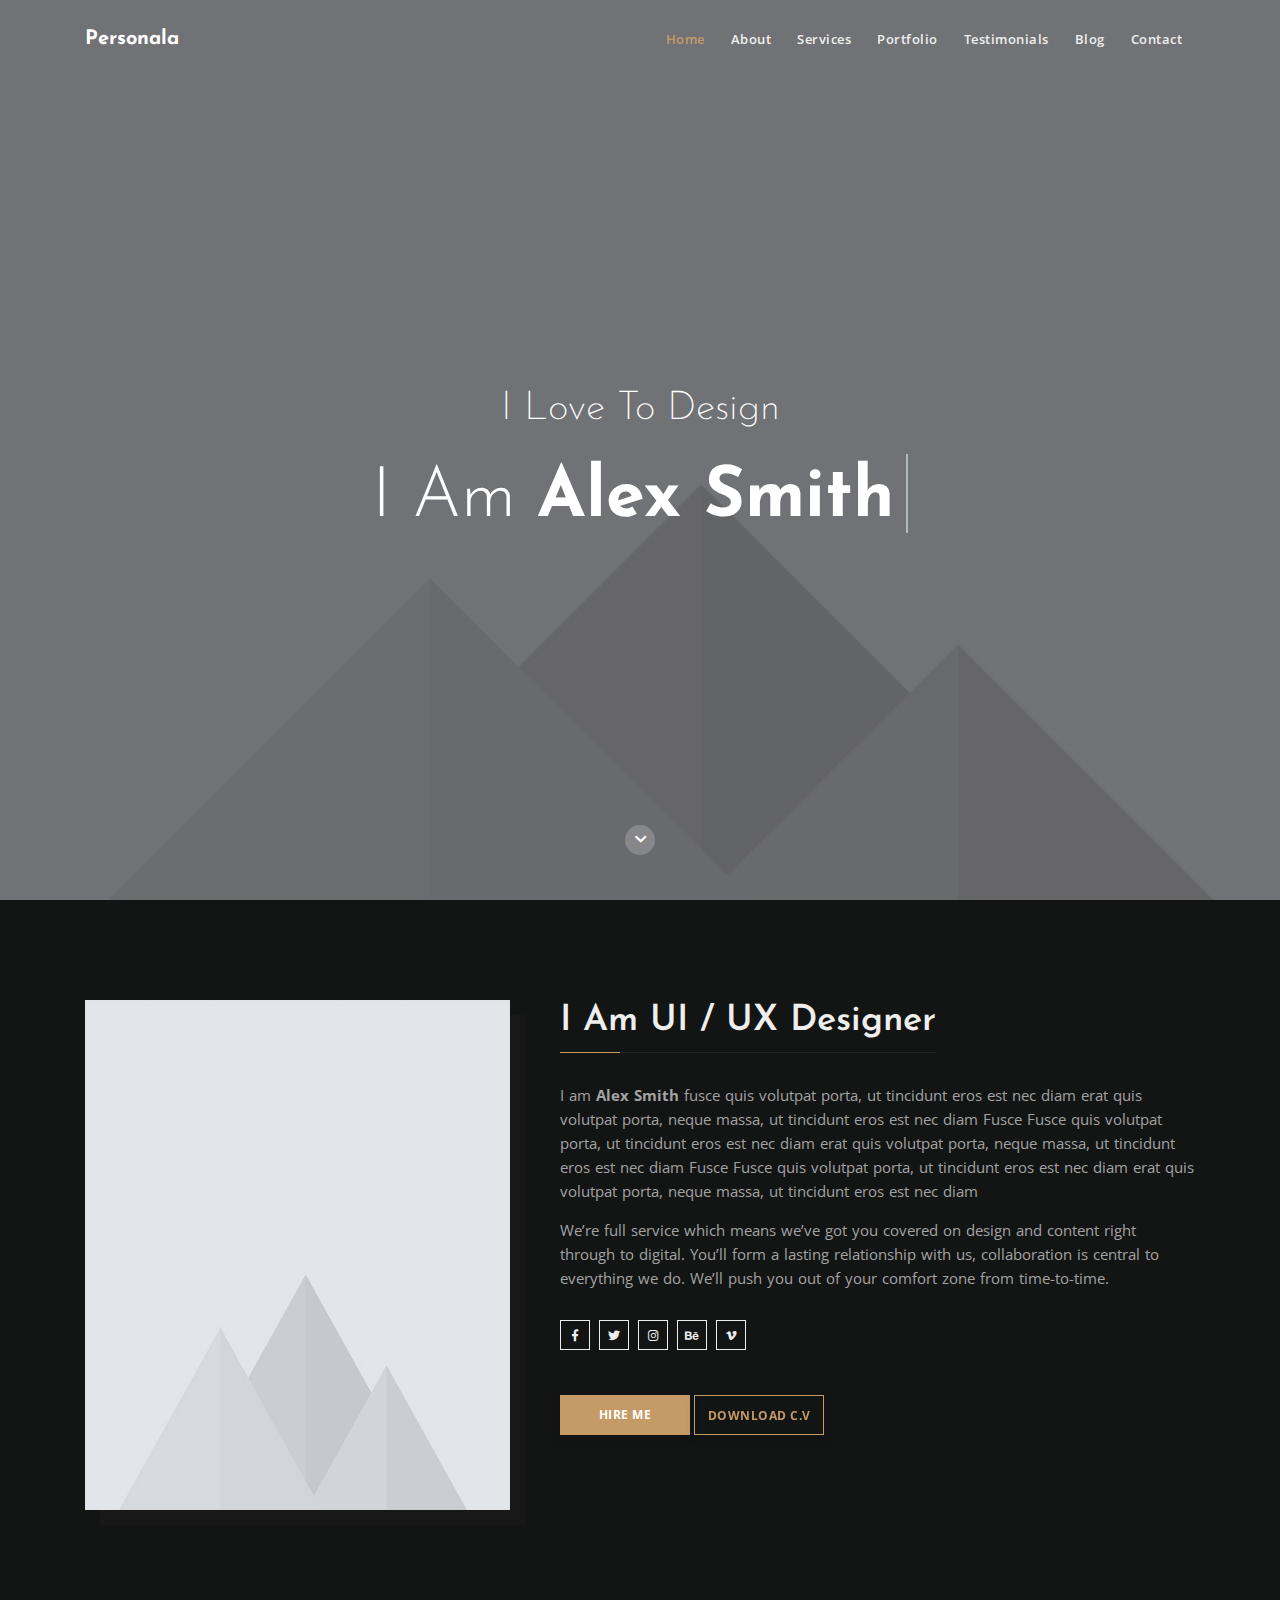
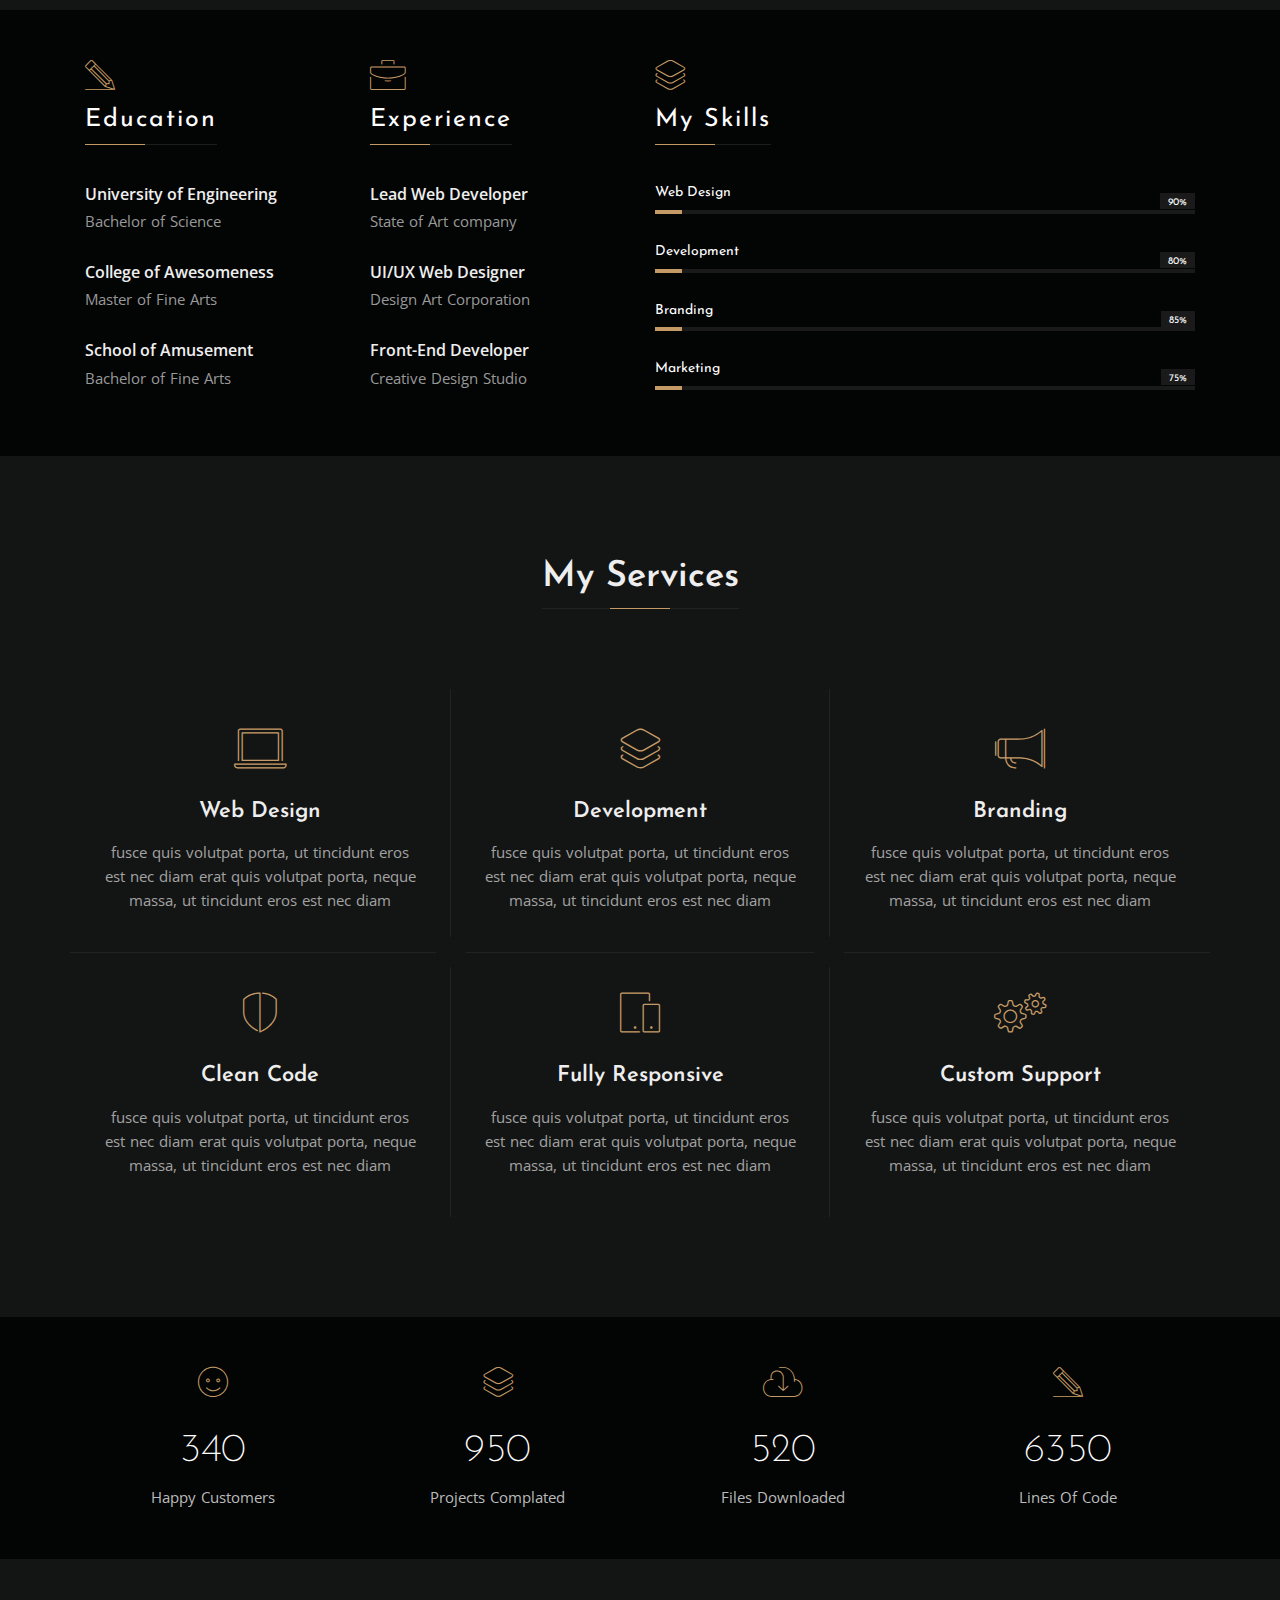
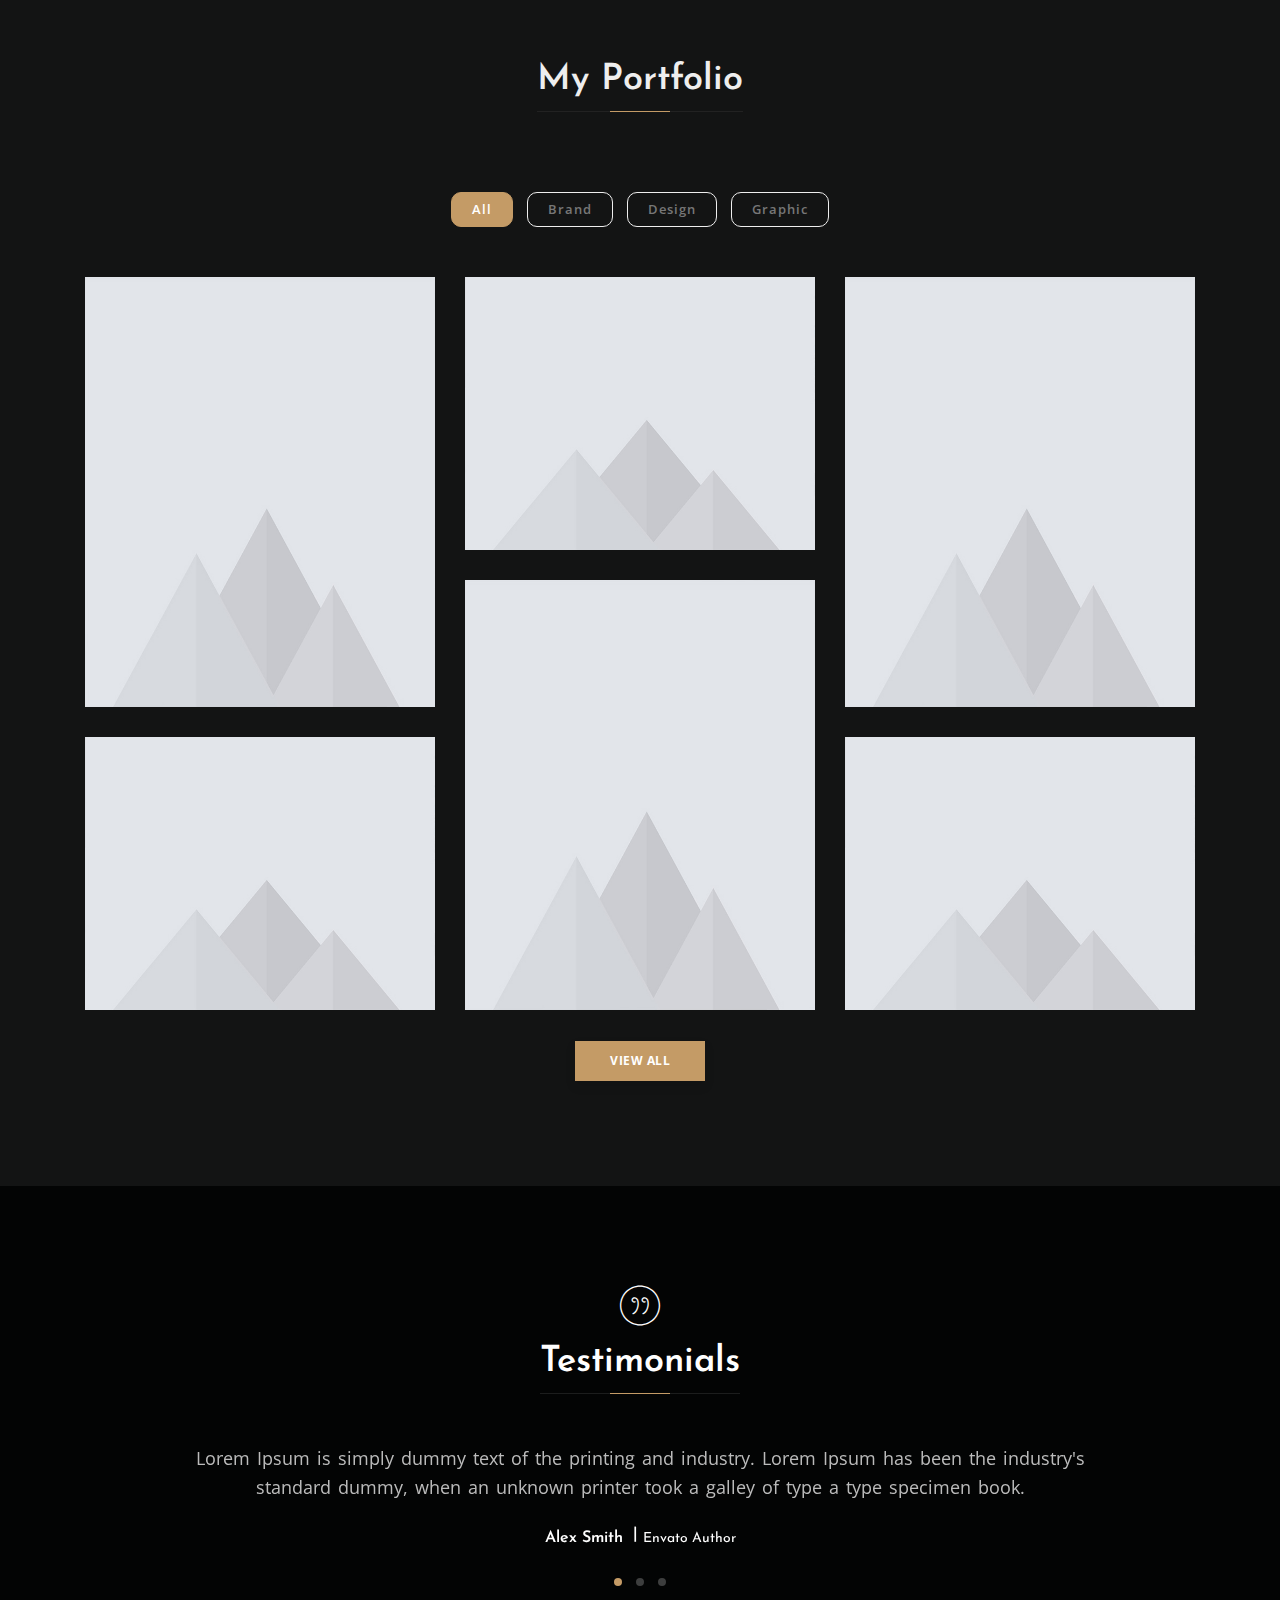
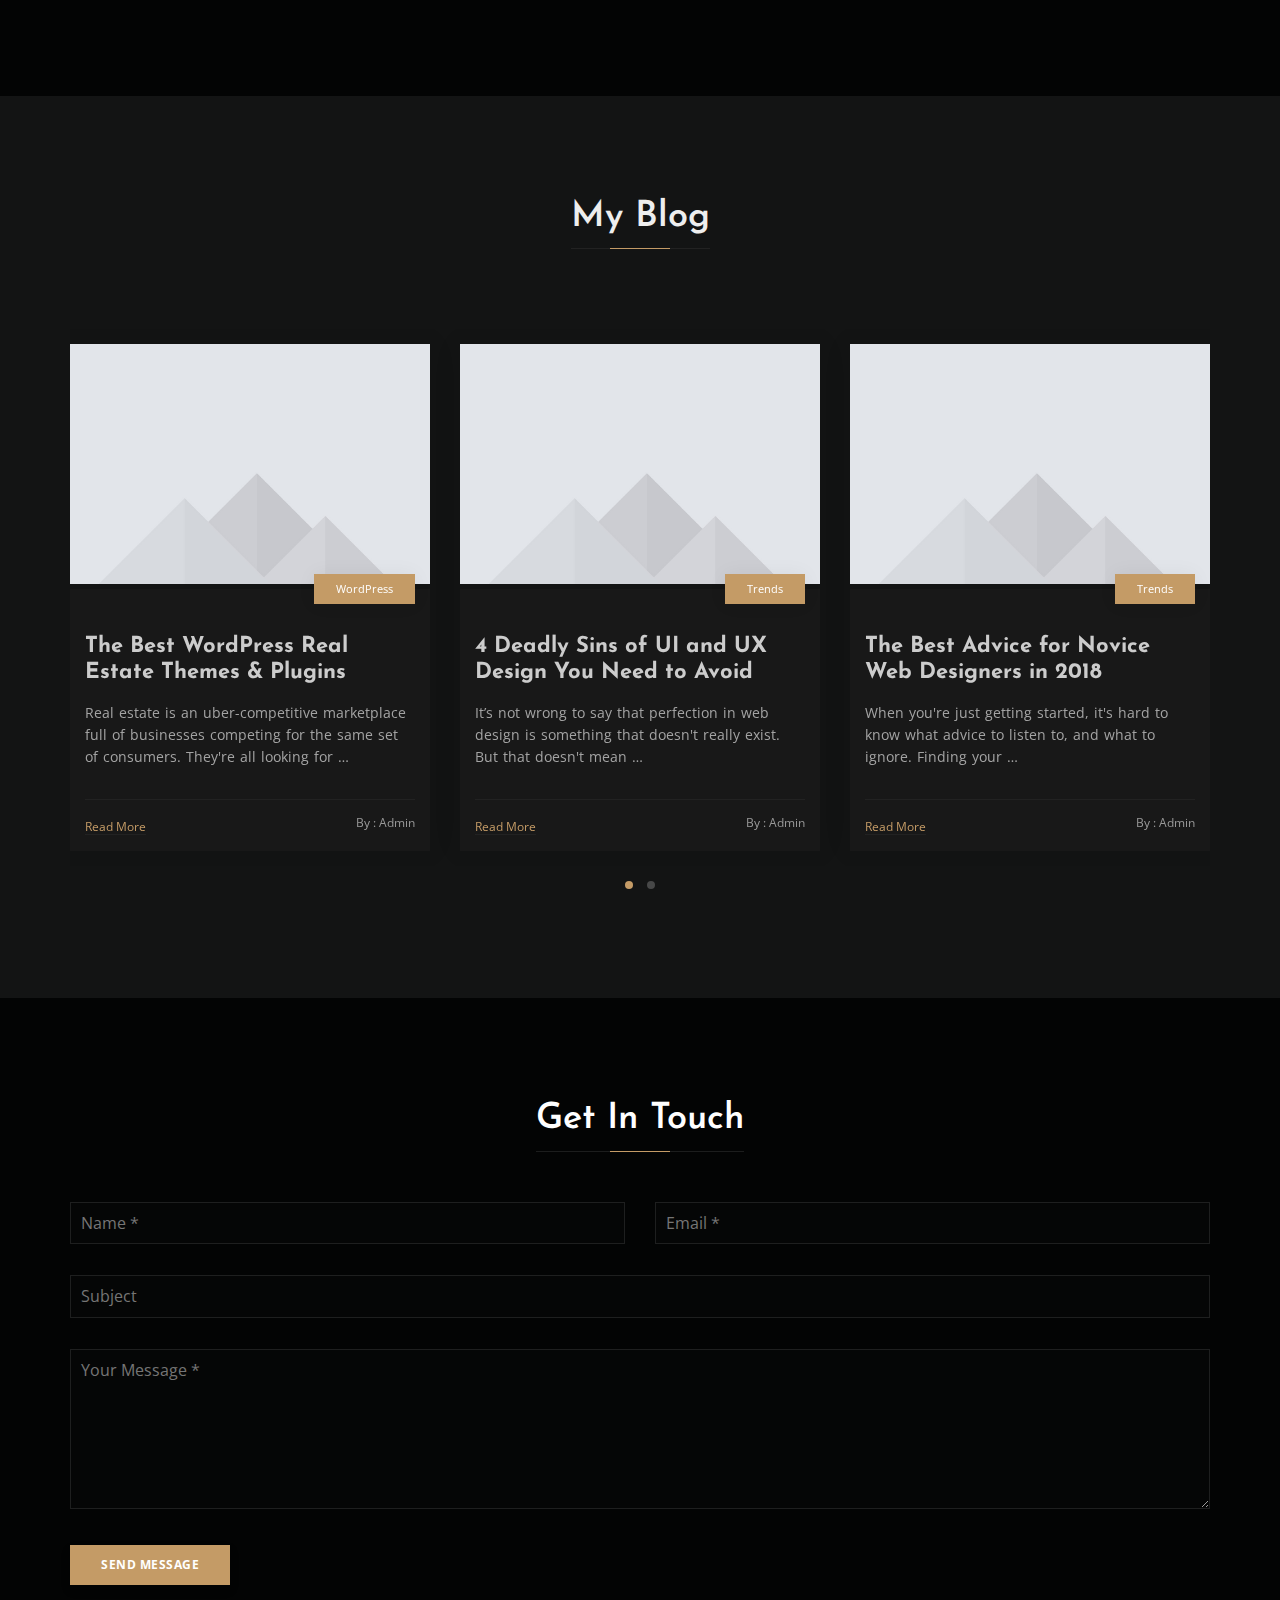
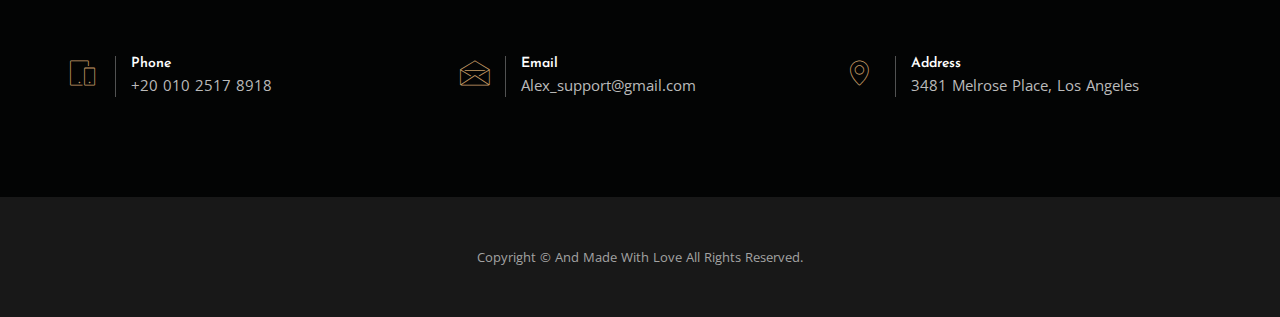
<file: old-site/dark.html>
<!DOCTYPE html>
 <html lang="zxx">

    <head>

    	<!-- Metas -->
        <meta charset="utf-8">
		<meta http-equiv="X-UA-Compatible" content="IE=edge" />
        <meta name="viewport" content="width=device-width, initial-scale=1, maximum-scale=1" />
		<meta name="keywords" content="HTML5 Template Personala onepage themeforest" />
		<meta name="description" content="Personala - Onepage Multi-Purpose HTML5 Template" />
		<meta name="author" content="His7am" />

		<!-- Title  -->
		<title>Personala</title>

		<!-- Favicon -->
		<link rel="shortcut icon" href="img/favicon.ico" />

		<!-- Fonts -->
		<link href="https://fonts.googleapis.com/css?family=Open+Sans:300,400,500,600,700,800" rel="stylesheet" />
		<link href="https://fonts.googleapis.com/css?family=Josefin+Sans:100i,300,400,600,700" rel="stylesheet">
		
		<!-- Plugins -->
		<link rel="stylesheet" href="css/plugins.css" />

        <!-- Core Style Css -->
        <link rel="stylesheet" href="css/style.css" />

    </head>

    <body class="dark-theme">

    	<!-- =====================================
    	==== Start Loading -->
    	<div class="loading">
    		<div class="text-center middle">
    			<div class="lds-ellipsis"><div></div><div></div><div></div><div></div></div>
    		</div>
    	</div>
    	<!-- End Loading ====
    	======================================= -->

       
    	<!-- =====================================
    	==== Start Navbar -->
		<nav class="navbar navbar-expand-lg">
			<div class="container">

			  <!-- Logo -->
			  <a class="logo" href="#">Personala</a>

			  <button class="navbar-toggler" type="button" data-toggle="collapse" data-target="#navbarSupportedContent" aria-controls="navbarSupportedContent" aria-expanded="false" aria-label="Toggle navigation">
			    <span class="icon-bar"><i class="fas fa-bars"></i></span>
			  </button>

			  <!-- navbar links -->
			  <div class="collapse navbar-collapse" id="navbarSupportedContent">
			    <ul class="navbar-nav ml-auto">
			      <li class="nav-item">
			        <a class="nav-link active" href="#" data-scroll-nav="0">Home</a>
			      </li>
			      <li class="nav-item">
			        <a class="nav-link" href="#" data-scroll-nav="1">About</a>
			      </li>
			      <li class="nav-item">
			        <a class="nav-link" href="#" data-scroll-nav="2">Services</a>
			      </li>
			      <li class="nav-item">
			        <a class="nav-link" href="#" data-scroll-nav="3">Portfolio</a>
			      </li>
			      <li class="nav-item">
			        <a class="nav-link" href="#" data-scroll-nav="4">Testimonials</a>
			      </li>
			      <li class="nav-item">
			        <a class="nav-link" href="#" data-scroll-nav="5">Blog</a>
			      </li>
			      <li class="nav-item">
			        <a class="nav-link" href="#" data-scroll-nav="6">Contact</a>
			      </li>
			    </ul>
			  </div>
			</div>
		</nav>
    	<!-- End Navbar ====
    	======================================= -->


    	<!-- =====================================
    	==== Start Header -->
    	<header class="header valign bg-img" data-scroll-index="0" data-overlay-dark="5" data-background="img/bg1.jpg" data-stellar-background-ratio="0.5">
    		<div class="container">
    			<div class="row">
    				<div class="vertical-center full-width text-center caption">
    					<h2>I Love To Design</h2>
	    				<h1 class="cd-headline clip">
				            <span class="blc">I Am </span>
				            <span class="cd-words-wrapper">
				              <b class="is-visible">Alex Smith</b>
				              <b>a Developer</b>
				              <b>a Designer</b>
				            </span>
		          		</h1>
    				</div>
    			</div>
    		</div>

    		<div class="arrow">
				<a href="#" data-scroll-nav="1">
					<i class="fas fa-chevron-down"></i>
				</a>
			</div>
    	</header>
    	<!-- End Header ====
    	======================================= -->


    	<!-- =====================================
    	==== Start Hero -->
    	<section class="hero section-padding" data-scroll-index="1">
    		<div class="container">
    			<div class="row">
    				<div class="col-lg-5">
    					<div class="hero-img mb-md50">
    						<img src="img/hero.jpg" alt="">
    					</div>
    				</div>
    				<div class="col-lg-7">
    					<div class="content">
							<h4 class="title title-left">I Am UI / UX Designer</h4>
    						<p>I am <span>Alex Smith</span> fusce quis volutpat porta, ut tincidunt eros est nec diam erat quis volutpat porta, neque massa, ut tincidunt eros est nec diam Fusce Fusce quis volutpat porta, ut tincidunt eros est nec diam erat quis volutpat porta, neque massa, ut tincidunt eros est nec diam Fusce Fusce quis volutpat porta, ut tincidunt eros est nec diam erat quis volutpat porta, neque massa, ut tincidunt eros est nec diam</p>
    						<p>We’re full service which means we’ve got you covered on design and content right through to digital. You’ll form a lasting relationship with us, collaboration is central to everything we do. We’ll push you out of your comfort zone from time-to-time.</p>

    						<div class="social-icon">
    							<a href="#0">
    								<span class="icon"><i class="fab fa-facebook-f"></i></span>
    							</a>
    							<a href="#0">
    								<span class="icon"><i class="fab fa-twitter"></i></span>
    							</a>
    							<a href="#0">
    								<span class="icon"><i class="fab fa-instagram"></i></span>
    							</a>
    							<a href="#0">
    								<span class="icon"><i class="fab fa-behance"></i></span>
    							</a>
    							<a href="#0">
    								<span class="icon"><i class="fab fa-vimeo-v"></i></span>
    							</a>
    						</div>

    						<span class="buton text-center">
                              <a href="#0" front="Hire Me" back="&#xf1d8;" data-scroll-nav="6"></a>
                            </span>
                            <span class="buton buton-bord text-center">
                              <a href="CV.pdf" front="Download C.V" back="&#xf019;" download="CV.pdf"></a>
                            </span>
    					</div>
    				</div>
    			</div>
    		</div>
    	</section>
    	<!-- End Hero ====
    	======================================= -->


    	<!-- =====================================
    	==== Start Resume -->
    	<section class="resume bg-img" data-overlay-dark="8" data-background="img/b4.jpg" data-scroll-index="1">
    		<div class="container">
    			<div class="row">
    				<div class="col-lg-3 col-sm-6">
    					<div class="item mb-md50">
    						<span class="icon icon-pencil"></span><br>
    						<h5 class="title title-left">Education</h5>
    						<ul>
    							<li>
    								<h6>University of Engineering</h6>
    								<p>Bachelor of Science</p>
    							</li>
    							<li>
    								<h6>College of Awesomeness</h6>
    								<p>Master of Fine Arts</p>
    							</li>
    							<li>
    								<h6>School of Amusement</h6>
    								<p>Bachelor of Fine Arts</p>
    							</li>
    						</ul>
    					</div>
    				</div>
    				<div class="col-lg-3 col-sm-6">
    					<div class="item mb-md50">
    						<span class="icon icon-briefcase"></span><br>
    						<h5 class="title title-left">Experience</h5>
    						<ul>
    							<li>
    								<h6>Lead Web Developer</h6>
    								<p>State of Art company</p>
    							</li>
    							<li>
    								<h6>UI/UX Web Designer</h6>
    								<p>Design Art Corporation</p>
    							</li>
    							<li>
    								<h6>Front-End Developer</h6>
    								<p>Creative Design Studio</p>
    							</li>
    						</ul>
    					</div>
    				</div>
    				<div class="col-lg-6">
    					<div class="item skills">
    						<span class="icon icon-layers"></span><br>
    						<h5 class="title title-left">My Skills</h5>

    						<div class="skill">
    							<h6>Web Design <span>90%</span></h6>
    							<div class="skills-progress"><span data-value='90%'></span></div>
    						</div>
    						<div class="skill">
    							<h6>Development <span>80%</span></h6>
    							<div class="skills-progress"><span data-value='80%'></span></div>
    						</div>
    						<div class="skill">
    							<h6>Branding <span>85%</span></h6>
    							<div class="skills-progress"><span data-value='85%'></span></div>
    						</div>
    						<div class="skill">
    							<h6>Marketing <span>75%</span></h6>
    							<div class="skills-progress"><span data-value='75%'></span></div>
    						</div>
    					</div>
    				</div>
    			</div>
    		</div>
    	</section>
    	<!-- End Resume ====
    	======================================= -->


    	<!-- =====================================
    	==== Start Services -->
    	<section class="services section-padding" data-scroll-index="2">
    		<div class="container">
    			<div class="row">
    				
    				<div class="section-head full-width">
    					<h4 class="title">My Services</h4>
    				</div>

    				<div class="col-lg-4 col-md-6">
    					<div class="item mb-md50">
    						<span class="icon icon-laptop"></span>
    						<h6>Web Design</h6>
    						<p>fusce quis volutpat porta, ut tincidunt eros est nec diam erat quis volutpat porta, neque massa, ut tincidunt eros est nec diam</p>
    					</div>
    				</div>
    				<div class="col-lg-4 col-md-6 active bolt">
    					<div class="item mb-md50">
    						<span class="icon icon-layers"></span>
    						<h6>Development</h6>
    						<p>fusce quis volutpat porta, ut tincidunt eros est nec diam erat quis volutpat porta, neque massa, ut tincidunt eros est nec diam</p>
    					</div>
    				</div>
    				<div class="col-lg-4 col-md-6">
    					<div class="item mb-md50">
    						<span class="icon icon-megaphone"></span>
    						<h6>Branding</h6>
    						<p>fusce quis volutpat porta, ut tincidunt eros est nec diam erat quis volutpat porta, neque massa, ut tincidunt eros est nec diam</p>
    					</div>
    				</div>
    				<div class="bord full-width"></div>
    				<div class="col-lg-4 col-md-6">
    					<div class="item mb-md50">
    						<span class="icon icon-shield"></span>
    						<h6>Clean Code</h6>
    						<p>fusce quis volutpat porta, ut tincidunt eros est nec diam erat quis volutpat porta, neque massa, ut tincidunt eros est nec diam</p>
    					</div>
    				</div>
    				<div class="col-lg-4 col-md-6 active">
    					<div class="item mb-sm50">
    						<span class="icon icon-mobile"></span>
    						<h6>Fully Responsive</h6>
    						<p>fusce quis volutpat porta, ut tincidunt eros est nec diam erat quis volutpat porta, neque massa, ut tincidunt eros est nec diam</p>
    					</div>
    				</div>
    				<div class="col-lg-4 col-md-6">
    					<div class="item">
    						<span class="icon icon-gears"></span>
    						<h6>Custom Support</h6>
    						<p>fusce quis volutpat porta, ut tincidunt eros est nec diam erat quis volutpat porta, neque massa, ut tincidunt eros est nec diam</p>
    					</div>
    				</div>

    			</div>
    		</div>
    	</section>
    	<!-- End Services ====
    	======================================= -->


    	<!-- =====================================
    	==== Start Numbers -->
    	<div class="numbers bg-img" data-stellar-background-ratio="0.5" data-overlay-dark="8" data-background="img/b3.jpg">
    		<div class="container">
    			<div class="row">
    				<div class="col-lg-3 col-md-6">
    					<div class="item mb-md50">
    						<span class="icon icon-happy"></span>
    						<h2 class="count">340</h2>
    						<p>Happy Customers</p>
    					</div>
    				</div>
    				<div class="col-lg-3 col-md-6">
    					<div class="item mb-md50">
    						<span class="icon icon-layers"></span>
    						<h2 class="count">950</h2>
    						<p>Projects Complated</p>
    					</div>
    				</div>
    				<div class="col-lg-3 col-md-6">
    					<div class="item mb-sm50">
    						<span class="icon icon-download"></span>
    						<h2 class="count">520</h2>
    						<p>Files Downloaded</p>
    					</div>
    				</div>
    				<div class="col-lg-3 col-md-6">
    					<div class="item">
    						<span class="icon icon-pencil"></span>
    						<h2 class="count">6350</h2>
    						<p>Lines Of Code</p>
    					</div>
    				</div>
    			</div>
    		</div>
    	</div>
    	<!-- End Numbers ====
    	======================================= -->


    	<!-- =====================================
    	==== Start Portfolio -->
    	<section class="portfolio section-padding" data-scroll-index="3">
			<div class="container">
				<div class="row">

    				<!-- Section-Head -->
    				<div class="section-head full-width">
    					<h4 class="title">My Portfolio</h4>
    				</div>

    			</div>

				<div class="row justify-content-center">

					<!-- filter links -->
					<div class="filtering text-center mb-50">
						<span data-filter='*' class="active">All</span>
						<span data-filter='.brand'>Brand</span>
						<span data-filter='.web'>Design</span>
						<span data-filter='.graphic'>Graphic</span>
					</div>

					<!-- gallery -->
					<div class="gallery full-width">

						<!-- gallery item -->
						<div class="col-md-6 col-lg-4 items graphic">
							<div class="item-img">
								<img src="img/portfolio/1.jpg" alt="image">
								<div class="item-img-overlay text-center valign">
									<div class="overlay-info vertical-center full-width">
										<h6>Design . Motion</h6>
										<h5>Crearive Design</h5>
									</div>
									<a href="img/portfolio/1.jpg" class="link">
										<i class="fas fa-eye"></i>
									</a>
								</div>
							</div>
						</div>

						<!-- gallery item -->
						<div class="col-md-6 col-lg-4 items web">
							<div class="item-img">
								<img src="img/portfolio/2.jpg" alt="image">
								<div class="item-img-overlay text-center valign">
									<div class="overlay-info vertical-center full-width">
										<h6>Design . Motion</h6>
										<h5>Crearive Design</h5>
									</div>
									<a href="img/portfolio/2.jpg" class="link">
										<i class="fas fa-eye"></i>
									</a>
								</div>
							</div>
						</div>

						<!-- gallery item -->
						<div class="col-md-6 col-lg-4 items graphic">
							<div class="item-img">
								<img src="img/portfolio/3.jpg" alt="image">
								<div class="item-img-overlay text-center valign">
									<div class="overlay-info vertical-center full-width">
										<h6>Design . Motion</h6>
										<h5>Crearive Design</h5>
									</div>
									<a href="img/portfolio/3.jpg" class="link">
										<i class="fas fa-eye"></i>
									</a>
								</div>
							</div>
						</div>

						<!-- gallery item -->
						<div class="col-md-6 col-lg-4 items web">
							<div class="item-img">
								<img src="img/portfolio/4.jpg" alt="image">
								<div class="item-img-overlay text-center valign">
									<div class="overlay-info vertical-center full-width">
										<h6>Design . Motion</h6>
										<h5>Crearive Design</h5>
									</div>
									<a href="img/portfolio/4.jpg" class="link">
										<i class="fas fa-eye"></i>
									</a>
								</div>
							</div>
						</div>

						<!-- gallery item -->
						<div class="col-md-6 col-lg-4 items brand">
							<div class="item-img">
								<img src="img/portfolio/5.jpg" alt="image">
								<div class="item-img-overlay text-center valign">
									<div class="overlay-info vertical-center full-width">
										<h6>Design . Motion</h6>
										<h5>Crearive Design</h5>
									</div>
									<a href="img/portfolio/5.jpg" class="link">
										<i class="fas fa-eye"></i>
									</a>
								</div>
							</div>
						</div>

						<!-- gallery item -->
						<div class="col-md-6 col-lg-4 items brand">
							<div class="item-img">
								<img src="img/portfolio/6.jpg" alt="image">
								<div class="item-img-overlay text-center valign">
									<div class="overlay-info vertical-center full-width">
										<h6>Design . Motion</h6>
										<h5>Crearive Design</h5>
									</div>
									<a href="img/portfolio/6.jpg" class="link">
										<i class="fas fa-eye"></i>
									</a>
								</div>
							</div>
						</div>

						<div class="clearfix"></div>
					</div>

					<div class="col-md-12 text-center">
						<span class="buton">
						  <a href="#0" front="View All" back="&#xf06e;"></a>
						</span>
					</div>

				</div>
			</div>
		</section>
    	<!-- End Portfolio ====
    	======================================= -->


    	<!-- =====================================
    	==== Start Testimonails -->
    	<section class="testimonials section-padding bg-img" data-overlay-dark="8" data-background="img/b2.jpg" data-scroll-index="4">
    		<div class="container">
    			<div class="row">

    				<!-- Section-Head -->
    				<div class="section-head full-width mb-50">
    					<span class="icon icon-quote"></span><br>
    					<h4 class="title">Testimonials</h4>
    				</div>

    				<div class="offset-md-1 col-md-10">
    					<div class="owl-carousel owl-theme text-center">
	    					<div class="citem">
	    						<p>Lorem Ipsum is simply dummy text of the printing and industry. Lorem Ipsum has been the industry's standard dummy, when an unknown printer took a galley of type a type specimen book.</p>
	    						<h5>Alex Smith</h5><h6>Envato Author</h6>
	    					</div>
	    					<div class="citem">
	    						<p>Lorem Ipsum is simply dummy text of the printing and industry. Lorem Ipsum has been the industry's standard dummy, when an unknown printer took a galley of type a type specimen book.</p>
	    						<h5>Alex Smith</h5><h6>Envato Author</h6>
	    					</div>
	    					<div class="citem">
	    						<p>Lorem Ipsum is simply dummy text of the printing and industry. Lorem Ipsum has been the industry's standard dummy, when an unknown printer took a galley of type a type specimen book.</p>
	    						<h5>Alex Smith</h5><h6>Envato Author</h6>
	    					</div>
	    				</div>
    				</div>

    			</div>
    		</div>
    	</section>
    	<!-- End Testimonails ====
    	======================================= -->


    	<!-- =====================================
    	==== Start Blog -->
    	<section class="blog section-padding" data-scroll-index="5">
    		<div class="container">
    			<div class="row">
    				
    				<div class="section-head full-width">
    					<h4 class="title">My Blog</h4>
    				</div>

    				<div class="owl-carousel owl-theme">
    					<div class="pitem">
    						<div class="post-img">
    							<a href="#0">
    								<img src="img/blog/1.jpg" alt="">
    							</a>
    							<a href="#0" class="tag">WordPress</a>
    						</div>
    						<div class="content">
    							<h3>
    								<a href="#0">The Best WordPress Real Estate Themes & Plugins</a>
    							</h3>
    							<p>Real estate is an uber-competitive marketplace full of businesses competing for the same set of consumers. They're all looking for …</p>
    							<div class="info">
    								<span class="more">
    									<a href="#0">Read More</a>
    								</span>
    								<span class="by">
    									<a href="#0">By : Admin</a>
    								</span>
    							</div>
    						</div>
    					</div>
    					<div class="pitem">
    						<div class="post-img">
    							<a href="#0">
    								<img src="img/blog/2.jpg" alt="">
    							</a>
    							<a href="#0" class="tag">Trends</a>
    						</div>
    						<div class="content">
    							<h3>
    								<a href="#0">4 Deadly Sins of UI and UX Design You Need to Avoid</a>
    							</h3>
    							<p>It’s not wrong to say that perfection in web design is something that doesn't really exist. But that doesn't mean …</p>
    							<div class="info">
    								<span class="more">
    									<a href="#0">Read More</a>
    								</span>
    								<span class="by">
    									<a href="#0">By : Admin</a>
    								</span>
    							</div>
    						</div>
    					</div>
    					<div class="pitem">
    						<div class="post-img">
    							<a href="#0">
    								<img src="img/blog/3.jpg" alt="">
    							</a>
    							<a href="#0" class="tag">Trends</a>
    						</div>
    						<div class="content">
    							<h3>
    								<a href="#0">The Best Advice for Novice Web Designers in 2018</a>
    							</h3>
    							<p>When you're just getting started, it's hard to know what advice to listen to, and what to ignore. Finding your …</p>
    							<div class="info">
    								<span class="more">
    									<a href="#0">Read More</a>
    								</span>
    								<span class="by">
    									<a href="#0">By : Admin</a>
    								</span>
    							</div>
    						</div>
    					</div>
    					<div class="pitem">
    						<div class="post-img">
								<img src="img/blog/4.jpg" alt="">
    							<a href="#0" class="tag">ThemeForest</a>
    						</div>
    						<div class="content">
    							<h3>
    								<a href="#0">20 Stellar Science Fiction After Effects Templates</a>
    							</h3>
    							<p>We’ve assembled a collection of sci-fi After Effects templates most likely to induce awe and wonder and tried to pick …</p>
    							<div class="info">
    								<span class="more">
    									<a href="#0">Read More</a>
    								</span>
    								<span class="by">
    									<a href="#0">By : Admin</a>
    								</span>
    							</div>
    						</div>
    					</div>
    				</div>

    			</div>
    		</div>
    	</section>
    	<!-- End Blog ====
    	======================================= -->


    	<!-- =====================================
    	==== Start Contact -->
    	<section class="contact section-padding bg-img" data-overlay-dark="8" data-background="img/b5.jpg" data-scroll-index="6">
    		<div class="container">
    			<div class="row">
    				
    				<!-- Section-Head -->
    				<div class="section-head full-width mb-50">
    					<h4 class="title">Get In Touch</h4>
    				</div>

    				<form class="form full-width" id="contact-form" method="post" action="contact.php">
                        <div class="messages"></div>

                        <div class="controls">

                            <div class="row">
                                <div class="col-md-6">
                                    <div class="form-group">
                                        <input id="form_name" type="text" name="name" placeholder="Name *" required="required">
                                    </div>
                                </div>

                                 <div class="col-md-6">
                                    <div class="form-group">
                                        <input id="form_email" type="email" name="email" placeholder="Email *" required="required">
                                    </div>
                                </div>
                            </div>
                            <div class="row">
                                <div class="col-md-12">
                                    <div class="form-group">
                                        <input id="form_subject" type="text" name="subject" placeholder="Subject">
                                    </div>
                                </div>
                            </div>
                            <div class="row">
                                <div class="col-md-12">
                                    <div class="form-group">
                                        <textarea id="form_message" name="message" placeholder="Your Message *" rows="4" required="required"></textarea>
                                    </div>
                                </div>
                            </div>
                            <div class="row">
                            	<div class="col-md-12">
                                    <div class="form-group">
                                        <span class="buton buton-lg">
	                                    	<button type="submit" front="Send Message" back="&#xf35d;"></button>
										</span>
                                    </div>
                                </div>
                            </div>
                        </div>
                    </form>

                    <div class="info full-width">
                    	<div class="row">
                    		<div class="col-md-4">
                    			<div class="item mb-sm50">
                    				<span class="icon icon-mobile"></span>
                    				<div class="cont">
                    					<h6>Phone</h6>
                    					<p>+20 010 2517 8918</p>
                    				</div>
                    			</div>
                    		</div>
                    		<div class="col-md-4">
                    			<div class="item mb-sm50">
                    				<span class="icon icon-envelope"></span>
                    				<div class="cont">
                    					<h6>Email</h6>
                    					<p>Alex_support@gmail.com</p>
                    				</div>
                    			</div>
                    		</div>
                    		<div class="col-md-4">
                    			<div class="item">
                    				<span class="icon icon-map-pin"></span>
                    				<div class="cont">
                    					<h6>Address</h6>
                    					<p>3481 Melrose Place, Los Angeles</p>
                    				</div>
                    			</div>
                    		</div>
                    	</div>
                    </div>

    			</div>
    		</div>
    	</section>
    	<!-- End Contact ====
    	======================================= -->


    	<!-- =====================================
    	==== Start Footer -->
    	<footer class="footer">
    		<p>Copyright &copy; And Made With Love All Rights Reserved.</p>
    	</footer>
    	<!-- End Footer ====
    	======================================= -->




       
        <!-- jQuery -->
		<script src="js/jquery-3.0.0.min.js"></script>
		<script src="js/jquery-migrate-3.0.0.min.js"></script>

		<!-- popper.min -->
		<script src="js/popper.min.js"></script>

	  	<!-- bootstrap -->
		<script src="js/bootstrap.min.js"></script>

		<!-- scrollIt -->
		<script src="js/scrollIt.min.js"></script>

		<!-- animated.headline -->
		<script src="js/animated.headline.js"></script>

		<!-- jquery.waypoints.min -->
		<script src="js/jquery.waypoints.min.js"></script>

		<!-- jquery.counterup.min -->
		<script src="js/jquery.counterup.min.js"></script>

		<!-- owl carousel -->
		<script src="js/owl.carousel.min.js"></script>

		<!-- jquery.magnific-popup js -->
		<script src="js/jquery.magnific-popup.min.js"></script>

		<!-- stellar js -->
		<script src="js/jquery.stellar.min.js"></script>

      	<!-- isotope.pkgd.min js -->
      	<script src="js/isotope.pkgd.min.js"></script>

      	<!-- validator js -->
      	<script src="js/validator.js"></script>

      	<!-- custom scripts -->
        <script src="js/scripts.js"></script>

    </body>
</html>
</file>
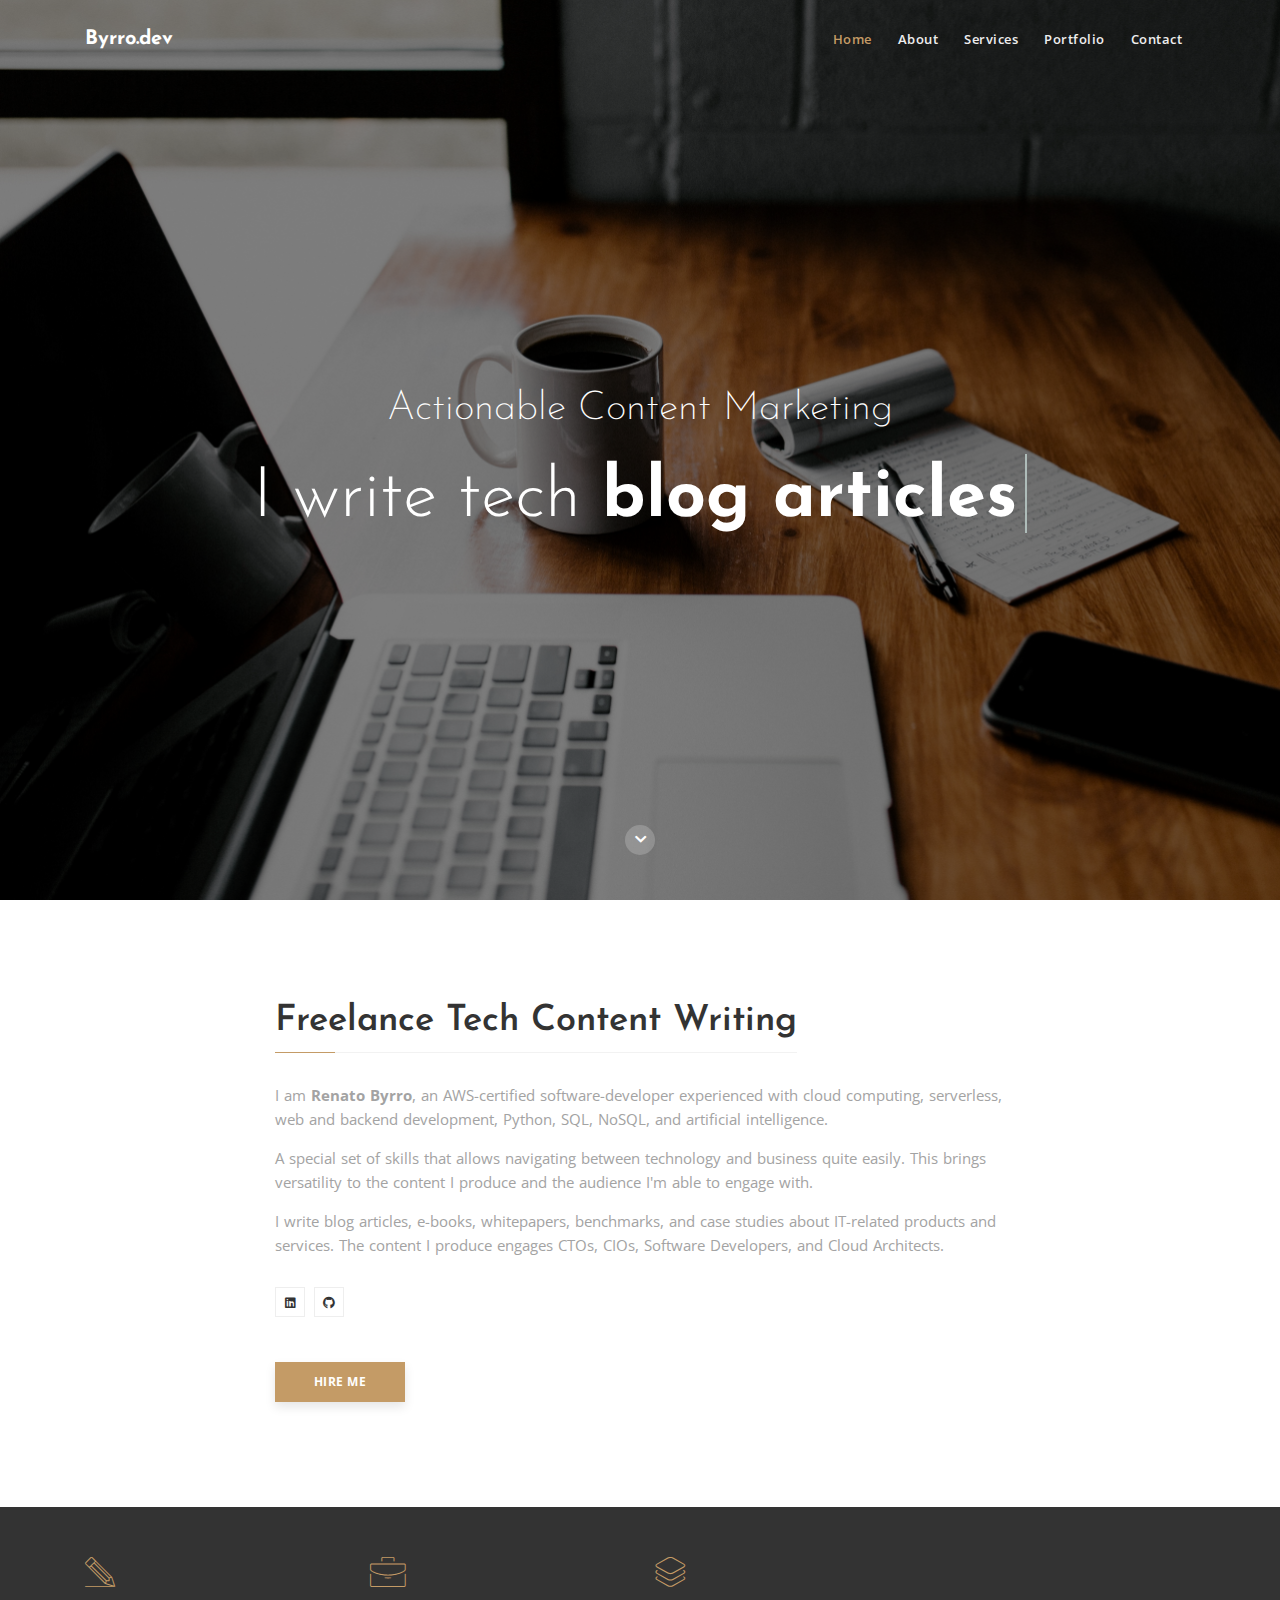
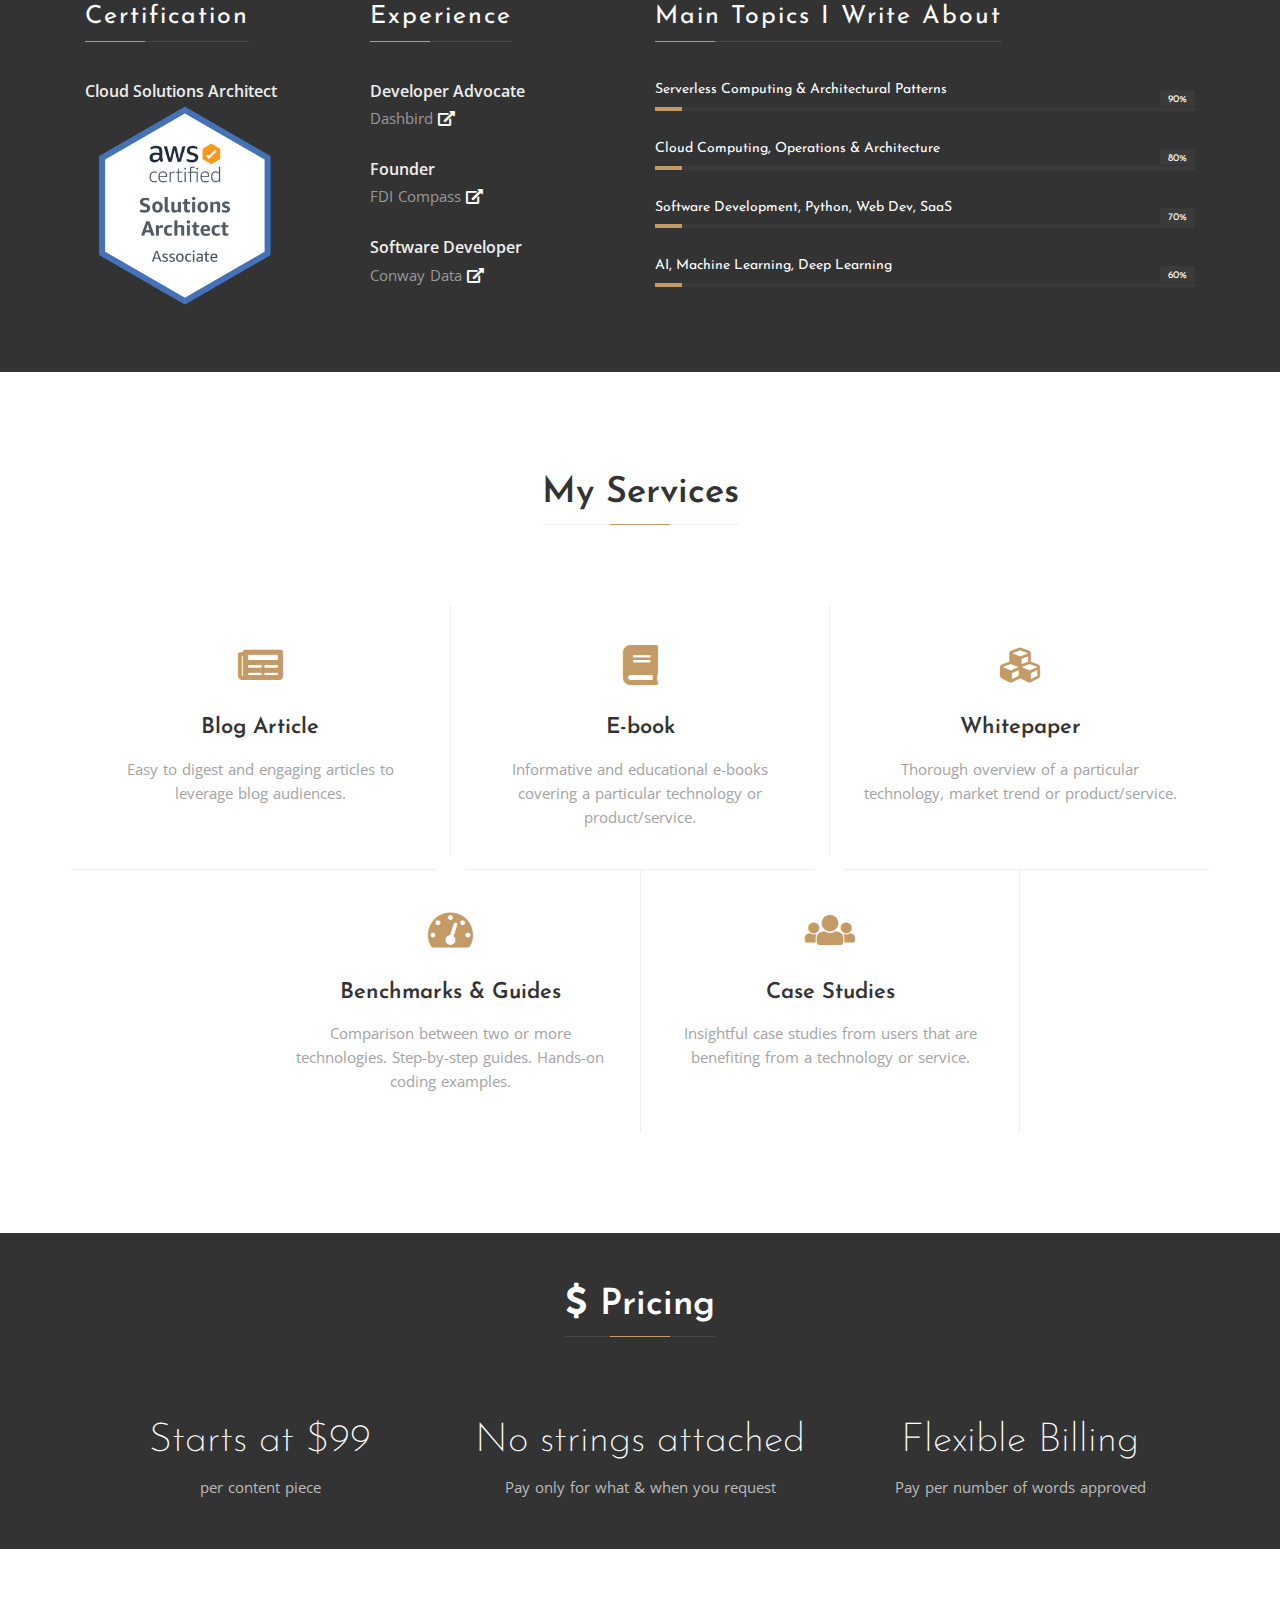
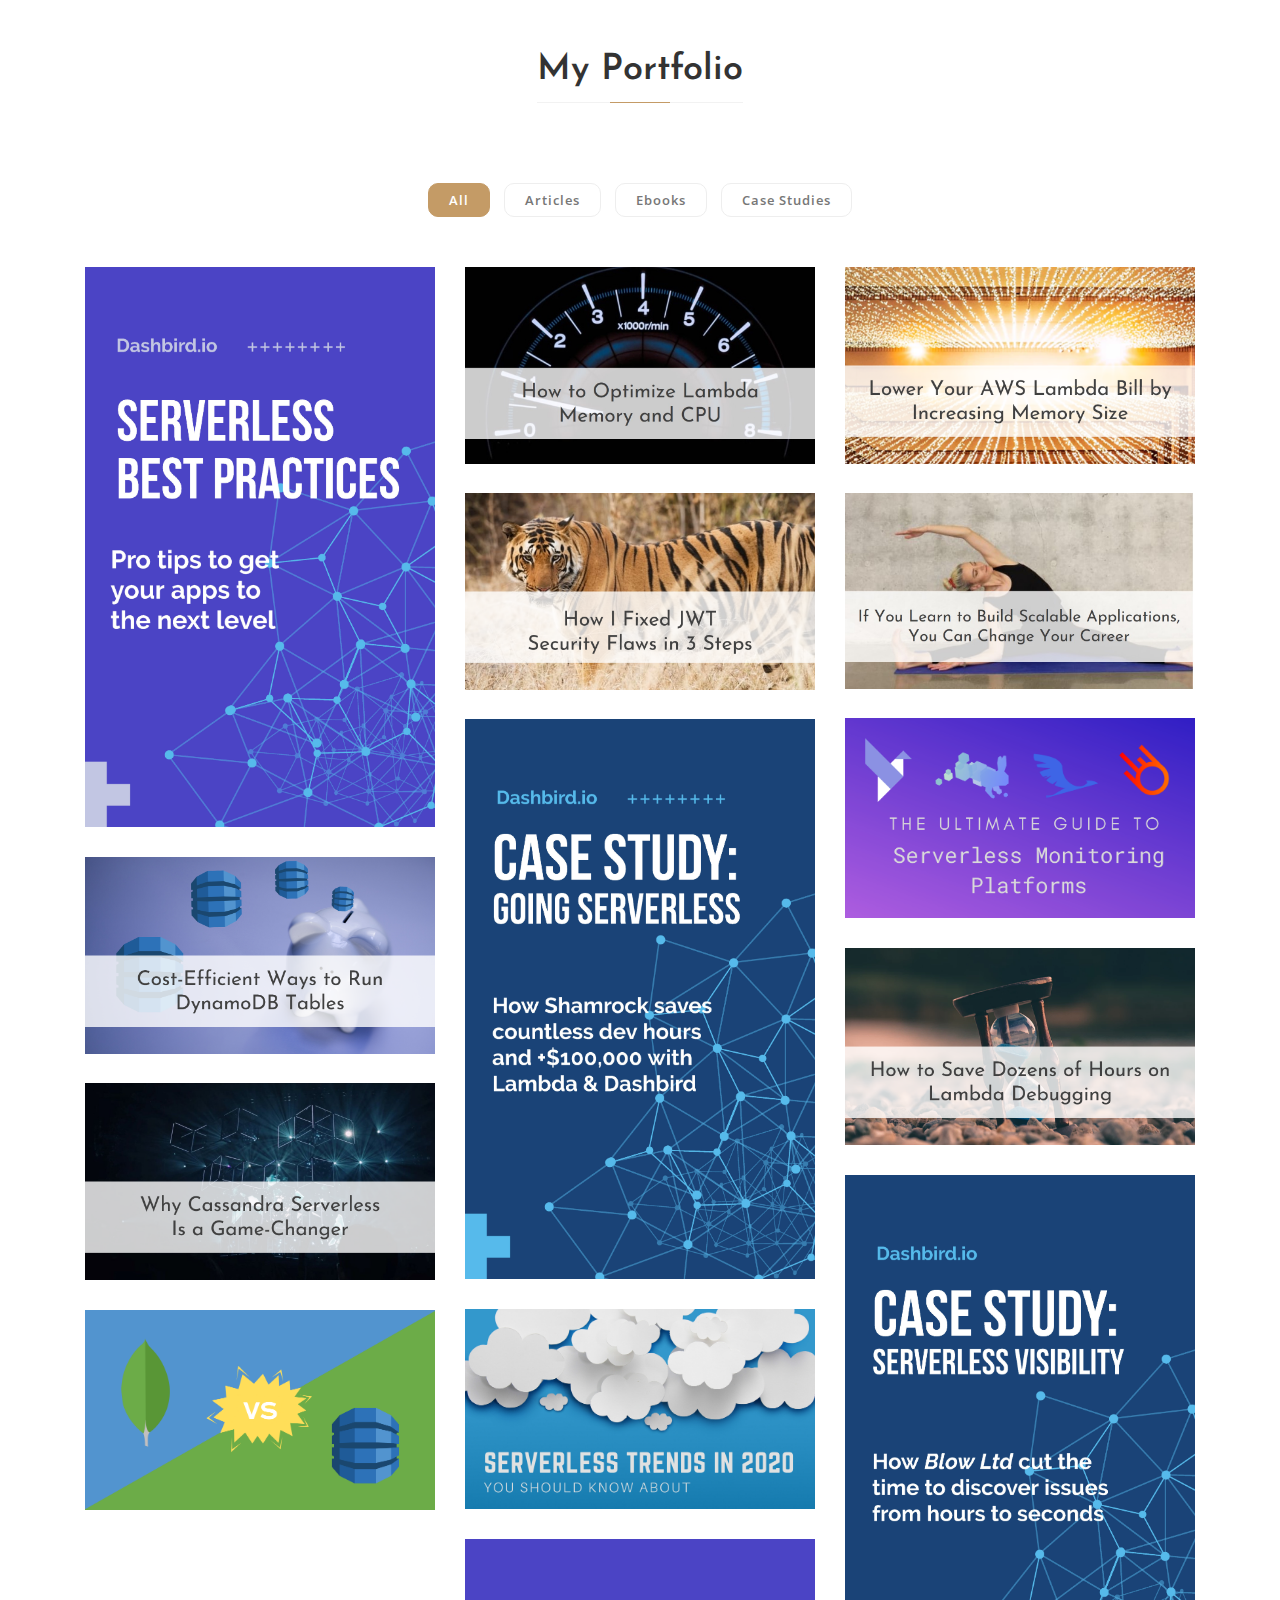
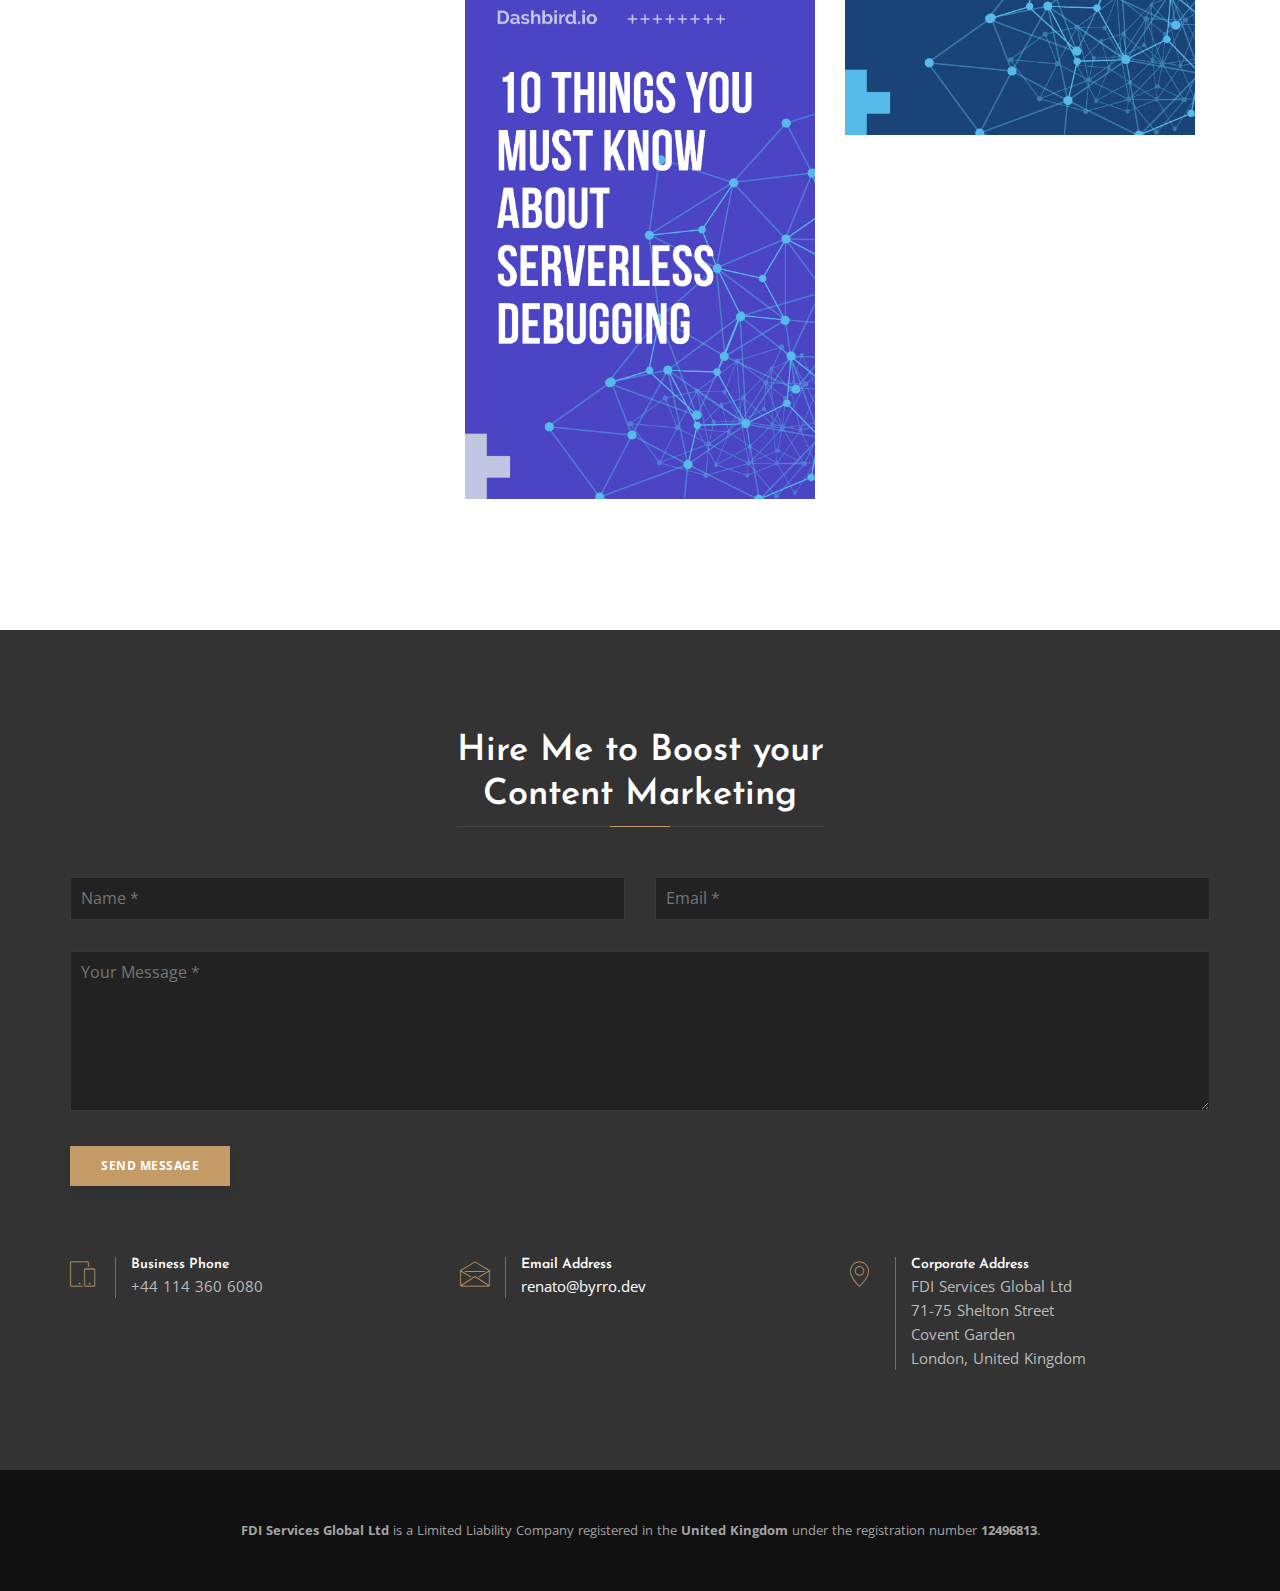
<file: old-site/index_old_freelancer.html>
<!DOCTYPE html>
 <html lang="en">

    <head>

    	<!-- Metas -->
        <meta charset="utf-8">
		<meta http-equiv="X-UA-Compatible" content="IE=edge" />
        <meta name="viewport" content="width=device-width, initial-scale=1, maximum-scale=1" />
		<meta name="keywords" content="Byrro.dev Tech Content Writer Freelance, e-book, ebook, article, blog article, whitepaper, case studies, webinar, Cloud Computing, Serverless, Web Development, Backend Development, Python, SQL, NoSQL, Data Science, Artificial Intelligence, Machine Learning, Deep Learning Software Developers, Cloud and Software Architects, CTO - Chief Technology Officers, CIO - Chief Information Officers" />
		<meta name="description" content="On-demand technical content for actionable marketing campaigns. Articles, Ebooks, Whitepapers." />
		<meta name="author" content="Renato Byrro" />

		<!-- Title  -->
		<title>Byrro.dev - Content Writer</title>

		<!-- Favicon -->
		<link rel="shortcut icon" href="img/favicon.ico" />

		<!-- Fonts -->
		<link href="https://fonts.googleapis.com/css?family=Open+Sans:300,400,500,600,700,800" rel="stylesheet" />
		<link href="https://fonts.googleapis.com/css?family=Josefin+Sans:100i,300,400,600,700" rel="stylesheet">
		
		<!-- Plugins -->
		<link rel="stylesheet" href="css/plugins.css" />

        <!-- Core Style Css -->
		<link rel="stylesheet" href="css/style.css" />

		<!-- Custom Style Css -->
		<link rel="stylesheet" href="css/custom.css" />

		<script src="js/smtp-v3.0.0.js"></script>

    </head>

    <body>

    	<!-- =====================================
    	==== Start Loading -->
    	<div class="loading">
    		<div class="text-center middle">
    			<div class="lds-ellipsis"><div></div><div></div><div></div><div></div></div>
    		</div>
    	</div>
    	<!-- End Loading ====
    	======================================= -->


    	<!-- =====================================
    	==== Start Navbar -->
		<nav class="navbar navbar-expand-lg">
			<div class="container">

			  <!-- Logo -->
			  <a class="logo" href="#">Byrro.dev</a>

			  <button class="navbar-toggler" type="button" data-toggle="collapse" data-target="#navbarSupportedContent" aria-controls="navbarSupportedContent" aria-expanded="false" aria-label="Toggle navigation">
			    <span class="icon-bar"><i class="fas fa-bars"></i></span>
			  </button>

			  <!-- navbar links -->
			  <div class="collapse navbar-collapse" id="navbarSupportedContent">
			    <ul class="navbar-nav ml-auto">
			      <li class="nav-item">
			        <a class="nav-link active" href="#" data-scroll-nav="0">Home</a>
			      </li>
			      <li class="nav-item">
			        <a class="nav-link" href="#" data-scroll-nav="1">About</a>
			      </li>
			      <li class="nav-item">
			        <a class="nav-link" href="#" data-scroll-nav="2">Services</a>
			      </li>
			      <li class="nav-item">
			        <a class="nav-link" href="#" data-scroll-nav="3">Portfolio</a>
			      </li>
			      <!-- <li class="nav-item">
			        <a class="nav-link" href="#" data-scroll-nav="4">Testimonials</a>
			      </li> -->
			      <!-- <li class="nav-item">
			        <a class="nav-link" href="#" data-scroll-nav="5">Blog</a>
			      </li> -->
			      <li class="nav-item">
			        <a class="nav-link" href="#" data-scroll-nav="6">Contact</a>
			      </li>
			    </ul>
			  </div>
			</div>
		</nav>
    	<!-- End Navbar ====
    	======================================= -->


    	<!-- =====================================
    	==== Start Header -->
    	<header class="header valign bg-img" data-scroll-index="0" data-overlay-dark="5" data-background="img/andrew-neel-cckf4TsHAuw-unsplash.jpg" data-stellar-background-ratio="0.5">
    		<div class="container">
    			<div class="row">
    				<div class="vertical-center full-width text-center caption">
    					<h2>Actionable Content Marketing</h2>
	    				<h1 class="cd-headline clip">
				            <span class="blc">I write tech </span>
				            <span class="cd-words-wrapper">
				              <b class="is-visible">blog articles</b>
							  <b>e-books</b>
							  <b>whitepapers</b>
							  <b>case studies</b>
							  <b>benchmarks</b>
				            </span>
		          		</h1>
    				</div>
    			</div>
    		</div>

    		<div class="arrow">
				<a href="#" data-scroll-nav="1">
					<i class="fas fa-chevron-down"></i>
				</a>
			</div>
    	</header>
    	<!-- End Header ====
    	======================================= -->


    	<!-- =====================================
    	==== Start Hero -->
    	<section class="hero section-padding" data-scroll-index="1">
    		<div class="container">
    			<div class="row">
    				<!-- <div class="col-lg-5">
    					<div class="hero-img mb-md50">
    						<img src="img/hero.jpg" alt="">
    					</div>
    				</div> -->
    				<div class="col-lg-8 offset-lg-2">
    					<div class="content">
							<h4 class="title title-left">Freelance Tech Content Writing</h4>
							<p>I am <span>Renato Byrro</span>, an AWS-certified software-developer experienced with cloud computing, serverless, web and backend development, Python, SQL, NoSQL, and artificial intelligence.</p>

							<p>A special set of skills that allows navigating between technology and business quite easily. This brings versatility to the content I produce and the audience I'm able to engage with.</p>

							<p>I write blog articles, e-books, whitepapers, benchmarks, and case studies about IT-related products and services. The content I produce engages CTOs, CIOs, Software Developers, and Cloud Architects.</p>

    						<div class="social-icon">
								<a href="https://www.linkedin.com/in/renatobyrro">
									<span class="icon"><i class="fab fa-linkedin"></i></span>
								</a>
								<a href="https://www.github.com/byrro">
									<span class="icon"><i class="fab fa-github"></i></span>
								</a>
    							<!-- <a href="#0">
    								<span class="icon"><i class="fab fa-facebook-f"></i></span>
    							</a>
    							<a href="#0">
    								<span class="icon"><i class="fab fa-twitter"></i></span>
    							</a>
    							<a href="#0">
    								<span class="icon"><i class="fab fa-instagram"></i></span>
    							</a>
    							<a href="#0">
    								<span class="icon"><i class="fab fa-behance"></i></span>
    							</a>
    							<a href="#0">
    								<span class="icon"><i class="fab fa-vimeo-v"></i></span>
    							</a> -->
    						</div>

    						<span class="buton text-center">
							  <a href="#0" front="Hire Me" back="&#xf1d8;" data-scroll-nav="6"></a>
							</span>
							<!-- <span class="buton buton-bord text-center">
							  <a href="renato-byrro-sample-portfolio.pdf" front="Portfolio (PDF)" back="&#xf019;" download="renato-byrro-sample-portfolio.pdf"></a>
							</span> -->
    					</div>
    				</div>
    			</div>
    		</div>
    	</section>
    	<!-- End Hero ====
    	======================================= -->


    	<!-- =====================================
    	==== Start Resume -->
    	<section class="resume bg-img" data-overlay-dark="8" data-background="img/b4.jpg" data-scroll-index="1">
    		<div class="container">
    			<div class="row">
    				<div class="col-lg-3 col-sm-6">
    					<div class="item mb-md50">
    						<span class="icon icon-pencil"></span><br>
    						<h5 class="title title-left">Certification</h5>
    						<ul>
    							<li>
    								<h6>Cloud Solutions Architect</h6>
    								<p><a href="https://www.youracclaim.com/badges/da71c815-b184-483c-8b18-7feba3f35b48/public_url" target="_blank"><img src="img/AWS-SolArchitect-Associate.png" style="max-width: 200px;"></a></p>
    							</li>
    							<!-- <li>
    								<h6>College of Awesomeness</h6>
    								<p>Master of Fine Arts</p>
    							</li>
    							<li>
    								<h6>School of Amusement</h6>
    								<p>Bachelor of Fine Arts</p>
    							</li> -->
    						</ul>
    					</div>
    				</div>
    				<div class="col-lg-3 col-sm-6">
    					<div class="item mb-md50">
    						<span class="icon icon-briefcase"></span><br>
    						<h5 class="title title-left">Experience</h5>
    						<ul>
    							<!-- <li>
    								<h6>Founder & CEO</h6>
    								<p><a href="https://convertd.ai?utm_source=byrro.dev&utm_medium=referral&utm_name=experience" target="_blank">Convertd <span class="fa fa-external-link-alt"></span></a></p>
								</li> -->
								<li>
									<h6>Developer Advocate</h6>
									<p><a href="https://dashbird.io?utm_source=byrro.dev&utm_medium=referral&utm_name=experience" target="_blank">Dashbird <span class="fa fa-external-link-alt"></span></a></p>
								</li>
    							<li>
    								<h6>Founder</h6>
    								<p><a href="https://www.fdicompass.com?utm_source=byrro.dev&utm_medium=referral&utm_name=experience" target="_blank">FDI Compass <span class="fa fa-external-link-alt"></span></a></p>
								</li>
								<li>
									<h6>Software Developer</h6>
									<p><a href="https://www.conway.com"
											target="_blank">Conway Data <span class="fa fa-external-link-alt"></span></a></p>
								</li>
    						</ul>
    					</div>
    				</div>
    				<div class="col-lg-6">
    					<div class="item skills">
    						<span class="icon icon-layers"></span><br>
    						<h5 class="title title-left">Main Topics I Write About</h5>

    						<div class="skill">
    							<h6>Serverless Computing & Architectural Patterns <span>90%</span></h6>
    							<div class="skills-progress"><span data-value='100%'></span></div>
    						</div>
    						<div class="skill">
    							<h6>Cloud Computing, Operations & Architecture <span>80%</span></h6>
    							<div class="skills-progress"><span data-value='80%'></span></div>
    						</div>
    						<div class="skill">
    							<h6>Software Development, Python, Web Dev, SaaS <span>70%</span></h6>
    							<div class="skills-progress"><span data-value='70%'></span></div>
    						</div>
    						<div class="skill">
    							<h6>AI, Machine Learning, Deep Learning <span>60%</span></h6>
    							<div class="skills-progress"><span data-value='60%'></span></div>
    						</div>
    					</div>
    				</div>
    			</div>
    		</div>
    	</section>
    	<!-- End Resume ====
    	======================================= -->


    	<!-- =====================================
    	==== Start Services -->
    	<section class="services section-padding" data-scroll-index="2">
    		<div class="container">
    			<div class="row">
    				
    				<div class="section-head full-width">
    					<h4 class="title">My Services</h4>
    				</div>

    				<div class="col-lg-4 col-md-6">
    					<div class="item mb-md50">
    						<span class="fa fa-newspaper"></span>
    						<h6>Blog Article</h6>
    						<p>Easy to digest and engaging articles to leverage blog audiences.</p>
    					</div>
    				</div>
    				<div class="col-lg-4 col-md-6 active bolt">
    					<div class="item mb-md50">
    						<span class="fa fa-book"></span>
    						<h6>E-book</h6>
    						<p>Informative and educational e-books covering a particular technology or product/service.</p>
    					</div>
    				</div>
    				<div class="col-lg-4 col-md-6">
    					<div class="item mb-md50">
    						<span class="fa fa-cubes"></span>
    						<h6>Whitepaper</h6>
    						<p>Thorough overview of a particular technology, market trend or product/service.</p>
    					</div>
    				</div>
    				<div class="bord full-width"></div>
    				<div class="col-lg-4 offset-lg-2 col-md-6">
    					<div class="item mb-md50">
    						<span class="fa fa-tachometer-alt"></span>
    						<h6>Benchmarks & Guides</h6>
    						<p>Comparison between two or more technologies. Step-by-step guides. Hands-on coding examples.</p>
    					</div>
    				</div>
    				<div class="col-lg-4 col-md-6 active">
    					<div class="item mb-sm50">
    						<span class="fa fa-users"></span>
    						<h6>Case Studies</h6>
    						<p>Insightful case studies from users that are benefiting from a technology or service.</p>
    					</div>
    				</div>
    				<!-- <div class="col-lg-4 col-md-6">
    					<div class="item">
    						<span class="icon icon-gears"></span>
    						<h6>Custom Support</h6>
    						<p>fusce quis volutpat porta, ut tincidunt eros est nec diam erat quis volutpat porta, neque massa, ut tincidunt eros est nec diam</p>
    					</div>
    				</div> -->

    			</div>
    		</div>
    	</section>
    	<!-- End Services ====
    	======================================= -->


    	<!-- =====================================
    	==== Start Numbers -->
    	<div class="numbers bg-img" data-stellar-background-ratio="0.5" data-overlay-dark="8">
    		<div class="container">
    			<div class="row">

					<div class="section-head full-width">
						<h4 class="title"><span class="fa fa-dollar-sign"></span> Pricing</h4>
					</div>

    				<div class="col-lg-4 col-md-12">
    					<div class="item mb-md50">
    						<!-- <span class="fa fa-newspaper"></span> -->
    						<h2>Starts at $99</h2>
    						<p>per content piece</p>
    					</div>
    				</div>
    				<div class="col-lg-4 col-md-12">
    					<div class="item mb-md50">
    						<!-- <span class="icon icon-layers"></span> -->
    						<h2>No strings attached</h2>
    						<p>Pay only for what &amp; when you request</p>
    					</div>
    				</div>
    				<div class="col-lg-4 col-md-12">
    					<div class="item mb-sm50">
    						<!-- <span class="icon icon-download"></span> -->
    						<h2>Flexible Billing</h2>
    						<p>Pay per number of words approved</p>
    					</div>
    				</div>
    				<!-- <div class="col-lg-3 col-md-6">
    					<div class="item">
    						<span class="icon icon-pencil"></span>
    						<h2 class="count">6350</h2>
    						<p>Lines Of Code</p>
    					</div>
    				</div> -->
    			</div>
    		</div>
    	</div>
    	<!-- End Numbers ====
    	======================================= -->


    	<!-- =====================================
    	==== Start Portfolio -->
    	<section id="portfolio-section" class="portfolio section-padding" data-scroll-index="3">
			<div class="container">
				<div class="row">

    				<!-- Section-Head -->
    				<div class="section-head full-width">
    					<h4 class="title">My Portfolio</h4>
    				</div>

    			</div>

				<div class="row justify-content-center">

					<!-- filter links -->
					<div class="filtering text-center mb-50">
						<span data-filter='*' class="active">All</span>
						<span data-filter='.article'>Articles</span>
						<span data-filter='.ebook'>Ebooks</span>
						<span data-filter='.case'>Case Studies</span>
					</div>

					<!-- gallery -->
					<div class="gallery full-width">

						<!-- gallery item -->
						<div class="col-md-6 col-lg-4 items ebook">
							<div class="item-img">
								<img src="img/portfolio/ebook-serverless-best-practices.jpg" alt="image">
								<div class="item-img-overlay text-center valign">
									<div class="overlay-info vertical-center full-width">
										<h6><a href="files/portfolio/ebook-serverless-best-practices.pdf" target="_blank">Ebook . Serverless</a>
										</h6>
										<h5>
											<a href="files/portfolio/ebook-serverless-best-practices.pdf" target="_blank">Serverless Best
												Practices <span class="fa fa-external-link-alt"></span><br>
												<span class="small">Published at <u>Dashbird.io</u></span></a>
										</h5>
									</div>
									<a href="img/portfolio/ebook-serverless-best-practices.jpg" class="link">
										<i class="fas fa-eye"></i>
									</a>
								</div>
							</div>
						</div>


						<!-- gallery item -->
						<div class="col-md-6 col-lg-4 items article">
							<div class="item-img">
								<img src="img/portfolio/article-how-to-optimize-lambda-memory-and-cpu.jpg" alt="image">
								<div class="item-img-overlay text-center valign">
									<div class="overlay-info vertical-center full-width">
										<h6><a href="https://dev.to/byrro/how-to-optimize-lambda-memory-and-cpu-4dj1?utm_source=byrro.dev&utm_medium=referral&utm_name=portfolio" target="_blank">Article . AWS Lambda</a>
										</h6>
										<h5>
											<a href="https://dev.to/byrro/how-to-optimize-lambda-memory-and-cpu-4dj1?utm_source=byrro.dev&utm_medium=referral&utm_name=portfolio" target="_blank">How to Optimize Lambda Memory and CPU<br>
												<span class="small">Published at <u>Dev.to</u></span></a>
										</h5>
									</div>
									<a href="img/portfolio/article-how-to-optimize-lambda-memory-and-cpu.jpg" class="link">
										<i class="fas fa-eye"></i>
									</a>
								</div>
							</div>
						</div>


						<!-- gallery item -->
						<div class="col-md-6 col-lg-4 items article">
							<div class="item-img">
								<img src="img/portfolio/article-lower-your-aws-lambda-bill-by-increasing-memory-size.png" alt="image">
								<div class="item-img-overlay text-center valign">
									<div class="overlay-info vertical-center full-width">
										<!-- ARCHIVE: https://archive.vn/wip/kJDxa -->
										<h6><a href="https://medium.com/hackernoon/lower-your-aws-lambda-bill-by-increasing-memory-size-yep-e591ae499692/?utm_source=byrro.dev&utm_medium=referral&utm_name=portfolio"
												target="_blank">Article . Benchmark</a>
										</h6>
										<h5>
											<a href="https://medium.com/hackernoon/lower-your-aws-lambda-bill-by-increasing-memory-size-yep-e591ae499692/?utm_source=byrro.dev&utm_medium=referral&utm_name=portfolio"
												target="_blank">Lower Your AWS Lambda Bill by Increasing Memory Size— yep! <span
													class="fa fa-external-link-alt"></span><br>
												<span class="small">Published at <u>Hackernoon.com</u></span></a>
										</h5>
									</div>
									<a href="img/portfolio/article-lower-your-aws-lambda-bill-by-increasing-memory-size.png" class="link">
										<i class="fas fa-eye"></i>
									</a>
								</div>
							</div>
						</div>


						<!-- gallery item -->
						<div class="col-md-6 col-lg-4 items article">
							<div class="item-img">
								<img src="img/portfolio/article-how-I-fixed-jwt-security-flaws-in-3-steps.png" alt="image">
								<div class="item-img-overlay text-center valign">
									<div class="overlay-info vertical-center full-width">
										<h6><a href="https://dev.to/dashbird/how-i-fixed-jwt-security-flaws-in-3-steps-264k/?utm_source=byrro.dev&utm_medium=referral&utm_name=portfolio"
												target="_blank">Article . Authentication, Security</a>
										</h6>
										<h5>
											<a href="https://dev.to/dashbird/how-i-fixed-jwt-security-flaws-in-3-steps-264k/?utm_source=byrro.dev&utm_medium=referral&utm_name=portfolio"
												target="_blank">How I Fixed JWT Security Flaws in 3 Steps<br>
												<span class="small">Published at <u>Dev.to</u></span></a>
										</h5>
									</div>
									<a href="img/portfolio/article-how-I-fixed-jwt-security-flaws-in-3-steps.png" class="link">
										<i class="fas fa-eye"></i>
									</a>
								</div>
							</div>
						</div>


						<!-- gallery item -->
						<div class="col-md-6 col-lg-4 items article">
							<div class="item-img">
								<img src="img/portfolio/article-if-you-learn-to-build-scalable-applications-you-can-change-your-career.jpg" alt="image">
								<div class="item-img-overlay text-center valign">
									<div class="overlay-info vertical-center full-width">
										<h6><a href="https://dev.to/dashbird/if-you-learn-to-build-scalable-applications-you-can-change-your-career-42le?utm_source=byrro.dev&utm_medium=referral&utm_name=portfolio" target="_blank">Article .
												Cloud Architecture</a>
										</h6>
										<h5>
											<a href="https://dev.to/dashbird/if-you-learn-to-build-scalable-applications-you-can-change-your-career-42le?utm_source=byrro.dev&utm_medium=referral&utm_name=portfolio" target="_blank">If You Learn to Build Scalable Applications, You Can Change Your Career<br>
												<span class="small">Published at <u>Dev.to</u></span></a>
										</h5>
									</div>
									<a href="img/portfolio/article-if-you-learn-to-build-scalable-applications-you-can-change-your-career.jpg" class="link">
										<i class="fas fa-eye"></i>
									</a>
								</div>
							</div>
						</div>


						<!-- gallery item -->
						<div class="col-md-6 col-lg-4 items article">
							<div class="item-img">
								<img src="img/portfolio/article-ultimate-guide-to-serverless-monitoring-platforms-2020.png" alt="image">
								<div class="item-img-overlay text-center valign">
									<div class="overlay-info vertical-center full-width">
										<!-- ARCHIVE: https://archive.vn/lvkWB -->
										<h6><a href="https://dashbird.io/blog/ultimate-guide-to-serverless-monitoring-platforms/?utm_source=byrro.dev&utm_medium=referral&utm_name=portfolio" target="_blank">Article . Guide</a>
										</h6>
										<h5>
											<a href="https://dashbird.io/blog/ultimate-guide-to-serverless-monitoring-platforms/?utm_source=byrro.dev&utm_medium=referral&utm_name=portfolio" target="_blank">The Ultimate Guide to Serverless Monitoring Platforms<br>
												<span class="small">Published at <u>Dashbird.io</u></span></a>
										</h5>
									</div>
									<a href="img/portfolio/article-ultimate-guide-to-serverless-monitoring-platforms-2020.png" class="link">
										<i class="fas fa-eye"></i>
									</a>
								</div>
							</div>
						</div>


						<!-- gallery item -->
						<div class="col-md-6 col-lg-4 items case">
							<div class="item-img">
								<img src="img/portfolio/case-study-shamrock-corp.jpg" alt="image">
								<div class="item-img-overlay text-center valign">
									<div class="overlay-info vertical-center full-width">
										<!-- ARCHIVE: https://archive.vn/vLHMO -->
										<h6><a href="files/portfolio/case-study-shamrock-corporation.pdf" target="_blank">Case Study . Shamrock
												Corp.</a>
										</h6>
										<h5>
											<a href="files/portfolio/case-study-shamrock-corporation.pdf" target="_blank">Going Serverless: How
												Shamrock saved $100,000 on their cloud bill<br>
												<span class="small">Published at <u>Dashbird.io</u></span></a>
										</h5>
									</div>
									<a href="img/portfolio/case-study-shamrock-corp.jpg" class="link">
										<i class="fas fa-eye"></i>
									</a>
								</div>
							</div>
						</div>


						<!-- gallery item -->
						<div class="col-md-6 col-lg-4 items article">
							<div class="item-img">
								<img src="img/portfolio/article-cost-efficient-ways-to-run-dynamodb-tables.png" alt="image">
								<div class="item-img-overlay text-center valign">
									<div class="overlay-info vertical-center full-width">
										<!-- ARCHIVE: https://archive.vn/RcCGi -->
										<h6><a href="https://dashbird.io/blog/cost-efficient-ways-to-run-dynamodb-tables/?utm_source=byrro.dev&utm_medium=referral&utm_name=portfolio" target="_blank">Article . NoSQL Database</a>
										</h6>
										<h5>
											<a href="https://dashbird.io/blog/cost-efficient-ways-to-run-dynamodb-tables/?utm_source=byrro.dev&utm_medium=referral&utm_name=portfolio" target="_blank">Cost-Efficient Ways to Run DynamoDB Tables<br>
												<span class="small">Published at <u>Dashbird.io</u></span></a>
										</h5>
									</div>
									<a href="img/portfolio/article-cost-efficient-ways-to-run-dynamodb-tables.png" class="link">
										<i class="fas fa-eye"></i>
									</a>
								</div>
							</div>
						</div>


						<!-- gallery item -->
						<div class="col-md-6 col-lg-4 items article">
							<div class="item-img">
								<img src="img/portfolio/article-how-to-save-dozens-of-hours-on-lambda-debugging.png" alt="image">
								<div class="item-img-overlay text-center valign">
									<div class="overlay-info vertical-center full-width">
										<!-- ARCHIVE: https://archive.vn/RcCGi -->
										<h6><a href="https://medium.com/hackernoon/how-to-save-dozens-of-hours-on-lambda-debugging-79c38f89c653/?utm_source=byrro.dev&utm_medium=referral&utm_name=portfolio"
												target="_blank">Article . NoSQL Database</a>
										</h6>
										<h5>
											<a href="https://medium.com/hackernoon/how-to-save-dozens-of-hours-on-lambda-debugging-79c38f89c653/?utm_source=byrro.dev&utm_medium=referral&utm_name=portfolio"
												target="_blank">How to Save Dozens of Hours on Lambda Debugging<br>
												<span class="small">Published at <u>Hackernoon.com</u></span></a>
										</h5>
									</div>
									<a href="img/portfolio/article-how-to-save-dozens-of-hours-on-lambda-debugging.png" class="link">
										<i class="fas fa-eye"></i>
									</a>
								</div>
							</div>
						</div>


						<!-- gallery item -->
						<div class="col-md-6 col-lg-4 items article">
							<div class="item-img">
								<img src="img/portfolio/article-why-cassandra-serverless-is-a-game-changer.png" alt="image">
								<div class="item-img-overlay text-center valign">
									<div class="overlay-info vertical-center full-width">
										<!-- ARCHIVE: https://archive.vn/vLHMO -->
										<h6><a href="https://dashbird.io/blog/why-cassandra-serverless-is-a-game-changer/?utm_source=byrro.dev&utm_medium=referral&utm_name=portfolio"
												target="_blank">Article . NoSQL Database</a>
										</h6>
										<h5>
											<a href="https://dashbird.io/blog/why-cassandra-serverless-is-a-game-changer/?utm_source=byrro.dev&utm_medium=referral&utm_name=portfolio"
												target="_blank">Why Cassandra Serverless Is a Game-Changer<br>
												<span class="small">Published at <u>Dashbird.io</u></span></a>
										</h5>
									</div>
									<a href="img/portfolio/article-why-cassandra-serverless-is-a-game-changer.png" class="link">
										<i class="fas fa-eye"></i>
									</a>
								</div>
							</div>
						</div>


						<!-- gallery item -->
						<div class="col-md-6 col-lg-4 items case">
							<div class="item-img">
								<img src="img/portfolio/case-study-blow-ltd.jpg" alt="image">
								<div class="item-img-overlay text-center valign">
									<div class="overlay-info vertical-center full-width">
										<!-- ARCHIVE: https://archive.vn/vLHMO -->
										<h6><a href="files/portfolio/case-study-blow-ltd.pdf" target="_blank">Case Study . Blow Ltd.</a>
										</h6>
										<h5>
											<a href="files/portfolio/case-study-blow-ltd.pdf" target="_blank">Serverless Visibility - How Blow Ltd cut the time to discover issues from hours to seconds<br>
												<span class="small">Published at <u>Dashbird.io</u></span></a>
										</h5>
									</div>
									<a href="img/portfolio/case-study-blow-ltd.jpg" class="link">
										<i class="fas fa-eye"></i>
									</a>
								</div>
							</div>
						</div>


						<!-- gallery item -->
						<div class="col-md-6 col-lg-4 items article">
							<div class="item-img">
								<img src="img/portfolio/article-serverless-trends-2020.png" alt="image">
								<div class="item-img-overlay text-center valign">
									<div class="overlay-info vertical-center full-width">
										<!-- ARCHIVE: https://archive.vn/wip/kJDxa -->
										<h6><a href="https://dashbird.io/blog/serverless-trends-in-2020/?utm_source=byrro.dev&utm_medium=referral&utm_name=portfolio" target="_blank">Article . Market Trends</a>
										</h6>
										<h5>
											<a href="https://dashbird.io/blog/serverless-trends-in-2020/?utm_source=byrro.dev&utm_medium=referral&utm_name=portfolio" target="_blank">Serverless trends in 2020 you should know about <span class="fa fa-external-link-alt"></span><br>
												<span class="small">Published at <u>Dashbird.io</u></span></a>
										</h5>
									</div>
									<a href="img/portfolio/article-serverless-trends-2020.png" class="link">
										<i class="fas fa-eye"></i>
									</a>
								</div>
							</div>
						</div>


						<!-- gallery item -->
						<div class="col-md-6 col-lg-4 items article">
							<div class="item-img">
								<img src="img/portfolio/article-mongo-vs-dynamo-header.png" alt="image">
								<div class="item-img-overlay text-center valign">
									<div class="overlay-info vertical-center full-width">
										<!-- ARCHIVE: https://archive.vn/wip/kJDxa -->
										<h6><a href="https://dashbird.io/blog/mongo-vs-dynamo/?utm_source=byrro.dev&utm_medium=referral&utm_name=portfolio"
												target="_blank">Article . Tech Comparison</a>
										</h6>
										<h5>
											<a href="https://dashbird.io/blog/mongo-vs-dynamo/?utm_source=byrro.dev&utm_medium=referral&utm_name=portfolio"
												target="_blank">MongoDB (and Atlas) vs DynamoDB - 8 Basic Comparisons <span
													class="fa fa-external-link-alt"></span><br>
												<span class="small">Published at <u>Dashbird.io</u></span></a>
										</h5>
									</div>
									<a href="img/portfolio/article-mongo-vs-dynamo-header.png" class="link">
										<i class="fas fa-eye"></i>
									</a>
								</div>
							</div>
						</div>


						<!-- gallery item -->
						<div class="col-md-6 col-lg-4 items ebook">
							<div class="item-img">
								<img src="img/portfolio/ebook-10-things-you-must-know-about-serverless-debugging.jpg" alt="image">
								<div class="item-img-overlay text-center valign">
									<div class="overlay-info vertical-center full-width">
										<!-- ARCHIVE: https://archive.vn/vLHMO -->
										<h6><a href="files/portfolio/ebook-10-things-you-must-know-about-serverless-debugging.pdf" target="_blank">Case Study . Blow Ltd.</a>
										</h6>
										<h5>
											<a href="files/portfolio/ebook-10-things-you-must-know-about-serverless-debugging.pdf" target="_blank">10 Things You Must Know About Serverless Debugging<br>
												<span class="small">Published at <u>Dashbird.io</u></span></a>
										</h5>
									</div>
									<a href="img/portfolio/ebook-10-things-you-must-know-about-serverless-debugging.jpg" class="link">
										<i class="fas fa-eye"></i>
									</a>
								</div>
							</div>
						</div>



						<!-- gallery item -->
						<!-- <div class="col-md-6 col-lg-4 items article">
							<div class="item-img">
								<img src="img/portfolio/2.jpg" alt="image">
								<div class="item-img-overlay text-center valign">
									<div class="overlay-info vertical-center full-width">
										<h6>Design . Motion</h6>
										<h5>Crearive Design</h5>
									</div>
									<a href="img/portfolio/2.jpg" class="link">
										<i class="fas fa-eye"></i>
									</a>
								</div>
							</div>
						</div> -->

						<!-- gallery item -->
						<!-- <div class="col-md-6 col-lg-4 items case">
							<div class="item-img">
								<img src="img/portfolio/3.jpg" alt="image">
								<div class="item-img-overlay text-center valign">
									<div class="overlay-info vertical-center full-width">
										<h6>Design . Motion</h6>
										<h5>Crearive Design</h5>
									</div>
									<a href="img/portfolio/3.jpg" class="link">
										<i class="fas fa-eye"></i>
									</a>
								</div>
							</div>
						</div> -->

						<!-- gallery item -->
						<!-- <div class="col-md-6 col-lg-4 items book">
							<div class="item-img">
								<img src="img/portfolio/4.jpg" alt="image">
								<div class="item-img-overlay text-center valign">
									<div class="overlay-info vertical-center full-width">
										<h6>Design . Motion</h6>
										<h5>Crearive Design</h5>
									</div>
									<a href="img/portfolio/4.jpg" class="link">
										<i class="fas fa-eye"></i>
									</a>
								</div>
							</div>
						</div> -->

						<!-- gallery item -->
						<!-- <div class="col-md-6 col-lg-4 items brand">
							<div class="item-img">
								<img src="img/portfolio/5.jpg" alt="image">
								<div class="item-img-overlay text-center valign">
									<div class="overlay-info vertical-center full-width">
										<h6>Design . Motion</h6>
										<h5>Crearive Design</h5>
									</div>
									<a href="img/portfolio/5.jpg" class="link">
										<i class="fas fa-eye"></i>
									</a>
								</div>
							</div>
						</div> -->

						<!-- gallery item -->
						<!-- <div class="col-md-6 col-lg-4 items brand">
							<div class="item-img">
								<img src="img/portfolio/6.jpg" alt="image">
								<div class="item-img-overlay text-center valign">
									<div class="overlay-info vertical-center full-width">
										<h6>Design . Motion</h6>
										<h5>Crearive Design</h5>
									</div>
									<a href="img/portfolio/6.jpg" class="link">
										<i class="fas fa-eye"></i>
									</a>
								</div>
							</div>
						</div> -->

						<div class="clearfix"></div>
					</div>

					<!-- <div class="col-md-12 text-center">
						<span class="buton">
						  <a href="#0" front="View All" back="&#xf06e;"></a>
						</span>
					</div> -->

				</div>
			</div>
		</section>
    	<!-- End Portfolio ====
    	======================================= -->


    	<!-- =====================================
    	==== Start Contact -->
    	<section class="contact section-padding bg-img" data-overlay-dark="8" data-background="img/b5.jpg" data-scroll-index="6">
    		<div class="container">
    			<div class="row">
    				
    				<!-- Section-Head -->
    				<div class="section-head full-width mb-50">
    					<h4 class="title">Hire Me to Boost your <br>Content Marketing</h4>
    				</div>

    				<form class="form full-width" id="contact-form">
                        <div class="messages"></div>

                        <div class="controls">

                            <div class="row">
                                <div class="col-md-6">
                                    <div class="form-group">
                                        <input id="form_name" type="text" name="name" placeholder="Name *" required="required">
                                    </div>
                                </div>

                                 <div class="col-md-6">
                                    <div class="form-group">
                                        <input id="form_email" type="email" name="email" placeholder="Email *" required="required">
                                    </div>
                                </div>
                            </div>
                            <!-- <div class="row">
                                <div class="col-md-12">
                                    <div class="form-group">
                                        <input id="form_subject" type="text" name="subject" placeholder="Subject">
                                    </div>
                                </div>
                            </div> -->
                            <div class="row">
                                <div class="col-md-12">
                                    <div class="form-group">
                                        <textarea id="form_message" name="message" placeholder="Your Message *" rows="4" required="required"></textarea>
                                    </div>
                                </div>
                            </div>
                            <div class="row">
                            	<div class="col-sm-12 col-md-4 col-lg-3">
                                    <div class="form-group">
                                        <span class="buton buton-lg">
	                                    	<button id="submit-contact-form" front="Send Message" back="&#xf35d;"></button>
										</span>
                                    </div>
								</div>
								<div class="col-sm-12 col-md-8 col-lg-9">
									<p id="submit-success-msg">Message successfully sent!</p>
								</div>
							</div>
                        </div>
                    </form>

                    <div class="info full-width">
                    	<div class="row">
                    		<div class="col-md-4">
                    			<div class="item mb-sm50">
                    				<span class="icon icon-mobile"></span>
                    				<div class="cont">
                    					<h6>Business Phone</h6>
                    					<p>
											+44 114 360 6080<br>
										</p>
                    				</div>
                    			</div>
                    		</div>
                    		<div class="col-md-4">
                    			<div class="item mb-sm50">
                    				<span class="icon icon-envelope"></span>
                    				<div class="cont">
                    					<h6>Email Address</h6>
                    					<p><span>renato</span><span>&#64;</span><span>byrro</span><span>.dev</span></p>
                    				</div>
                    			</div>
                    		</div>
                    		<div class="col-md-4">
                    			<div class="item">
                    				<span class="icon icon-map-pin"></span>
                    				<div class="cont">
                    					<h6>Corporate Address</h6>
										<p>
											FDI Services Global Ltd<br>
											71-75 Shelton Street<br>
											Covent Garden<br>
											London, United Kingdom
										</p>
                    				</div>
                    			</div>
                    		</div>
                    	</div>
                    </div>

    			</div>
    		</div>
    	</section>
    	<!-- End Contact ====
    	======================================= -->


    	<!-- =====================================
    	==== Start Footer -->
    	<footer class="footer">
    		<p><a href="https://beta.companieshouse.gov.uk/company/12496813" target="_blank"></a><b>FDI Services Global Ltd</b> is a Limited Liability Company registered in the <b>United Kingdom</b> under the registration number <b>12496813</b></a>.</p>
    	</footer>
    	<!-- End Footer ====
    	======================================= -->


		<!-- Contact Form handlers -->
		<script src="js/contact-form.js"></script>
       
        <!-- jQuery -->
		<script src="js/jquery-3.0.0.min.js"></script>
		<script src="js/jquery-migrate-3.0.0.min.js"></script>

		<!-- popper.min -->
		<script src="js/popper.min.js"></script>

	  	<!-- bootstrap -->
		<script src="js/bootstrap.min.js"></script>

		<!-- scrollIt -->
		<script src="js/scrollIt.min.js"></script>

		<!-- animated.headline -->
		<script src="js/animated.headline.js"></script>

		<!-- jquery.waypoints.min -->
		<script src="js/jquery.waypoints.min.js"></script>

		<!-- jquery.counterup.min -->
		<script src="js/jquery.counterup.min.js"></script>

		<!-- owl carousel -->
		<script src="js/owl.carousel.min.js"></script>

		<!-- jquery.magnific-popup js -->
		<script src="js/jquery.magnific-popup.min.js"></script>

		<!-- stellar js -->
		<script src="js/jquery.stellar.min.js"></script>

      	<!-- isotope.pkgd.min js -->
      	<script src="js/isotope.pkgd.min.js"></script>

      	<!-- validator js -->
      	<script src="js/validator.js"></script>

      	<!-- custom scripts -->
        <script src="js/scripts.js"></script>

    </body>
</html>
</file>
<file: src/hackt/old-landing-page/v2-final/assets/css/style.css>
/*@import url("https://fonts.googleapis.com/css?family=Montserrat:300,400,500,600,700&display=swap");*/
/* Fonts */
@font-face {
    src: url(../fonts/CircularStd-Bold.otf);
    font-family: "CircularStd-Bold";
}
@font-face {
    src: url("../fonts/Circular Std Book.ttf");
    font-family: "Circular Std Book";
}
.font-700{
    font-weight: 700;
    font-family: "CircularStd-Bold";
}
.bold{
    font-family: "CircularStd-Bold";
}
* {
    /*    transition: all 0.5s linear;*/
    font-family: "Circular Std Book";
}


h1{
    font-size: 48px;
}
h2{
    font-size: 45px;
}
h5{
    font-size: 24px;
}
p{
    font-size: 20px;
}
.f-18{
    font-size: 18px!important;
}
.f-16{
    font-size: 16px !important;
}
@media(max-width: 992px){
    h1{
        font-size: 34px;
    }
    h2{
        font-size: 45px;
    }
    h5{
        font-size: 24px;
    }
    p{
        font-size: 16px
    }
}
.gray{
    color: #7C8087;
}
.color{
    color: #00C6FD;
}
.tag{
    color: #00C6FD;
}
.header{
    background: url(../images/main-bg.png) no-repeat center;
    background-size: cover;
    min-height: 70vh;
}
.nav-link{
    color: #fff;
    margin: 0 15px !important;
}
.nav-link:hover{
    color: #fff;  
}
.btn-blue{
    background: var(--unnamed-color-0f53fa) 0% 0% no-repeat padding-box;
    background: #0F53FA 0% 0% no-repeat padding-box;
    border-radius: 5px;
    padding: 10px 40px !important;
}
.search{
    background-color: #fff;
    max-width: 470px;
    margin: auto;
    /*    border: 10px solid rgba(1, 200, 255, 0.2)*/
}
.input{
    background-color: transparent;
    border: none;
    padding: 20px 10px;
    font-size: 20px;
}
.input:focus{
    outline: 0;
}
.btn-sub{
    background: var(--unnamed-color-01c8ff) 0% 0% no-repeat padding-box;
    background: #01C8FF 0% 0% no-repeat padding-box;
    border: none;
    padding: 24px 20px;
    color: #fff;
    width: 101%;
}
.search i{
    color: #8C97AC;
    font-size: 20px;
}
.padd{
    padding-top: 100px;
}
@media(max-width: 768px){
    .padd{
        padding-top: 30px;
    }
    .tag{
        color: #fff;
    }
    .tag i{
        display: none;
    }
    .input{
        background-color: transparent;
        border: none;
        padding: 15px 10px;
        font-size: 20px;
        width: 80%;
    }
    .btn-sub{
        font-size: 14px;
        padding: 20px 5px;
    }
    .img-l{
        display: none;
    }
}
button:focus{
    outline: 0;
}
.btn-sub:focus{
    outline: 0;
}
.op{
    background-color: rgba(1, 200, 255, 0.3);
    max-width: 480px;
    margin: auto;
    padding: 15px;
}
.img-b{
    position: relative;
}
.play{
    position: absolute;
    z-index: 10;
    top: 50%;
    left: 50%;
    transform: translate(-50%, -50%);
}
@media(max-width: 768px){
    .play{
        max-width: 150px;
        position: absolute;
        z-index: 10;
        top: 30%;
        left: 50%;
        transform: translate(-50%, -50%);
    }
}
.video{
    width: 100%;
    min-height: 450px;
    border: none;
}
.modal-content{
    background-color: rgba(0, 0, 0, .5);
}
.modal-header{
    border: none;
}
.modal-header button span{
    color: #fff !important
}
.bg-blue{
    background-color: #03071E;
}
.img-l{
    position: absolute;
    left: -64px;
}
.box{
    border: 2px solid #373E45;
    border-radius: 10px;
    padding: 15px
}
.btn-blue1{
    background: var(--unnamed-color-0f53fa) 0% 0% no-repeat padding-box;
    background: #0F53FA 0% 0% no-repeat padding-box;
    padding: 15px 40px !important;
    color: #fff;
    border-radius: 5px;
}
.btn-blue1:hover{
    text-decoration: none;
    color: #fff;
    box-shadow: 0px 6px 20px #01C8FF57;
}
.btn-blue1 i{
    position: relative;
    top: 2px;
}
.badg{
    background: var(--unnamed-color-ffd166) 0% 0% no-repeat padding-box;
    background: #FFD166 0% 0% no-repeat padding-box;
    border-radius: 5px;
    color: #1D293F;
    font-size: 13px;
    font-weight: 700;
    padding: 5px 10px;
}
.img-right{
    position: absolute;
    right: 0px;
    top: 100px;  
}
.bg-im{
    background: url(../images/bg-hackt-request.png) no-repeat center;
    padding: 200px 0;
    background-size: cover;
}
.clr{
    color: #00C6FD;
}
@media(max-width: 992px){
    .bg-im{
        background: #0f53fa;
        padding: 80px 0;
    }
    .clr{
        color: #fff;
    }
}
.box1{
    background: #1C2450 0% 0% no-repeat padding-box;
    border-radius: 10px;
    max-width: 350px;
    padding: 25px 15px;
    margin: auto;
}
.swiper-slide{
    max-width: 350px;
    height: 330px;
}
.swiper-pagination-fraction, .swiper-pagination-custom, .swiper-container-horizontal > .swiper-pagination-bullets {
    bottom: 10px;
    left: 0;
    width: 30%; 
}
.swiper-pagination-bullet {
    width: 25px;
    height: 4px;
    display: inline-block;
    border-radius: 5px;
    background: #fff;
    opacity: 0.2;
}
.swiper-pagination-bullet-active {
    opacity: 1;
}
.bg-l{
    background: url(../images/bg-left.png) no-repeat center;
    background-size: cover;
    min-height: 100%;
}
.bg-r{
    background: url(../images/bg-right.png) no-repeat center;
    background-size: cover;
    min-height: 100%;
}
.ye{
    color: #FFD166;
}
.bx{
    margin: 0 5px;
}
.f-13{
    font-size: 13px;
    color: #8C97AC;
}
.fa-cog{
    font-size: 50px;
}
.f50{
    font-size: 50px;
}
footer{
    background: #1D293F;
    position: relative;
    padding-top: 100px;
}
.f-l{
    position: absolute;
    bottom: 0;
}
.border-top{
    border-top: 2px solid #313D55 !important;
}
.fa-play-circle{
    font-size: 22px;
}
.ic i{
    font-size: 20px;
    color: #fff;
}
.hrt i{
    padding: 12px 12px;
    background-color: #fff;
    border-radius: 50%
}
.hrt i{
    color: #258aff;
    font-size: 55px
}
.hrt1 i{
    padding: 9px 9px;
    background-color: #fff;
    border-radius: 50%
}
.hrt1 i{
    color: #258aff;
    font-size: 35px
}
</file>
<file: old-site/css/style.css>
/*-----------------------------------------------------------------------------------

	Theme Name: Personala
	Theme URI: http://
	Description: The Multi-Purpose Onepage Template
	Author: his7am
	Author URI: http://themeforest.net/user/his7am
	Version: 1.0

-----------------------------------------------------------------------------------*/
/* ----------------------------------------------------------------

	== Table Of Content

		01 Basic
		02 Buttons
		03 Navbar
		04 Header
		05 Hero
		06 Resume
		07 Services
		08 Numbers
		09 Portfolio
		10 Testimonials
		11 Blog
		12 Contact
		13 Footer
		14 Responsive
	

---------------------------------------------------------------- */
/* ----------------------------------------------------------------
				01 Basic
-----------------------------------------------------------------*/
* {
  margin: 0;
  padding: 0;
  -webkit-box-sizing: border-box;
          box-sizing: border-box;
  outline: none !important;
  list-style: none;
}

body {
  color: #333;
  line-height: 1.3;
  font-weight: 400;
  font-family: 'Open Sans', sans-serif;
  overflow-x: hidden !important;
}

.dark-theme {
  background: #131414;
  color: #eee;
}
.dark-theme .title:before {
  background: #222;
}
.dark-theme .nav-scroll {
  background: #181818;
}
.dark-theme .nav-scroll .icon-bar {
  color: #eee;
}
.dark-theme .nav-scroll .navbar-nav .nav-link {
  color: #eee;
}
.dark-theme .nav-scroll .logo {
  color: #fff;
}
.dark-theme .nav-scroll .logo:hover {
  color: #fff;
}
.dark-theme .hero .hero-img:after {
  background: #181818;
}
.dark-theme .services .active {
  border-color: #222;
}
.dark-theme .services .active.bolt:before, .dark-theme .services .active.bolt:after {
  background: #131414;
}
.dark-theme .services .bord {
  border-color: #222;
}
.dark-theme .portfolio .item-img-overlay:before, .dark-theme .portfolio .item-img-overlay:after {
  background: #181818;
}
.dark-theme .blog .pitem .content {
  background: #181818;
}
.dark-theme .blog .pitem .content h3 {
  color: #ccc;
}
.dark-theme .blog .pitem .content .more, .dark-theme .blog .pitem .content p {
  border-color: #222;
}
.dark-theme footer {
  background: #181818;
}

h1, h2, h3, h4, h5, h6, .logo {
  font-family: 'Josefin Sans', sans-serif;
}

p {
  font-size: 15px;
  color: #a3a3a3;
  line-height: 1.6;
  word-spacing: 1px;
  margin: 0;
}

img {
  width: 100%;
  height: auto;
}

span, a, a:hover {
  display: inline-block;
  text-decoration: none;
  color: inherit;
}

.section-head {
  text-align: center;
  margin-bottom: 80px;
}

.title {
  display: inline-block;
  font-size: 36px;
  padding-bottom: 10px;
  position: relative;
  z-index: 2;
}
.title:after {
  content: '';
  width: 60px;
  height: 1px;
  background: #C49B66;
  position: absolute;
  bottom: 0;
  left: calc(50% - 30px);
}
.title:before {
  content: '';
  width: 100%;
  height: 1px;
  background: rgba(1, 1, 1, 0.05);
  position: absolute;
  bottom: 0;
  left: 0;
}

.title-left {
  text-align: left;
  margin-bottom: 30px;
}
.title-left:after {
  left: 0;
}

.bg-gray {
  background: #f7f7f7;
}
.bg-gray .title:before {
  background: #ddd;
}
.bg-gray .owl-theme .owl-dots .owl-dot span {
  background: #777;
}

.o-hidden {
  overflow: hidden;
}

.position-re {
  position: relative;
}

.full-width {
  width: 100% !important;
}

.bg-img {
  background-size: cover;
  background-repeat: no-repeat;
}
.bg-img .title:before {
  background: rgba(255, 255, 255, 0.1);
}

.section-padding {
  padding: 100px 0;
}

.section-ptb {
  padding: 80px 0;
}

.section-pt {
  padding: 80px 0 0;
}

.section-pb {
  padding: 0 0 80px;
}

.valign {
  display: -webkit-box;
  display: -ms-flexbox;
  display: flex;
  -webkit-box-align: center;
  -ms-flex-align: center;
  align-items: center;
}

.cd-headline {
  font-size: 3rem;
  line-height: 1.2;
}

@media only screen and (min-width: 768px) {
  .cd-headline {
    font-size: 4.4rem;
    font-weight: 300;
  }
}
@media only screen and (min-width: 1170px) {
  .cd-headline {
    font-size: 6rem;
  }
}
.cd-words-wrapper {
  display: inline-block;
  position: relative;
  text-align: left;
}

.cd-words-wrapper b {
  display: inline-block;
  position: absolute;
  white-space: nowrap;
  left: 0;
  top: 0;
}

.cd-words-wrapper b.is-visible {
  position: relative;
}

.no-js .cd-words-wrapper b {
  opacity: 0;
}

.no-js .cd-words-wrapper b.is-visible {
  opacity: 1;
}

/* xclip */
.cd-headline.clip span {
  display: inline-block;
  padding: .2em 0;
}

.cd-headline.clip .cd-words-wrapper {
  overflow: hidden;
  vertical-align: top;
}

.cd-headline.clip .cd-words-wrapper::after {
  /* line */
  content: '';
  position: absolute;
  top: 10%;
  right: 0;
  width: 2px;
  height: 70%;
  background-color: #aebcb9;
}

.cd-headline.clip b {
  opacity: 0;
}

.cd-headline b.is-visible {
  opacity: 1;
  font-weight: 900;
}

.owl-theme .owl-dots .owl-dot span {
  width: 8px;
  height: 8px;
  border-radius: 50%;
  background: rgba(150, 150, 150, 0.4);
}

.owl-theme .owl-dots .owl-dot.active span,
.owl-theme .owl-dots .owl-dot:hover span {
  background: #C49B66;
}

/* ----------------------------------------------------------------
				02 Buttons
-----------------------------------------------------------------*/
.buton {
  position: relative;
  cursor: pointer;
}
.buton button, .buton a {
  font-size: 12px;
  text-transform: uppercase;
  letter-spacing: .5px;
  font-weight: 700;
  height: 40px;
  line-height: 40px;
  width: 130px;
  -webkit-transform-style: preserve-3d;
          transform-style: preserve-3d;
  position: relative;
  -webkit-transition: .3s;
  transition: .3s;
  -webkit-box-shadow: 0px 5px 10px rgba(0, 0, 0, 0.1);
          box-shadow: 0px 5px 10px rgba(0, 0, 0, 0.1);
  cursor: pointer;
}
.buton button:before, .buton a:before {
  content: attr(back);
  font-family: "Font Awesome\ 5 Free";
  font-size: 18px;
  position: absolute;
  top: 0;
  left: 0;
  right: 0;
  bottom: 0;
  background: transparent;
  color: #C49B66;
  border: 1px solid #C49B66;
  line-height: 38px;
  -webkit-transition: .3s;
  transition: .3s;
  -webkit-transform-origin: bottom;
          transform-origin: bottom;
  -webkit-transform: translateY(-100%) rotateX(90deg);
          transform: translateY(-100%) rotateX(90deg);
}
.buton button:after, .buton a:after {
  content: attr(front);
  position: absolute;
  top: 0;
  left: 0;
  right: 0;
  bottom: 0;
  background: #C49B66;
  color: #fff;
  -webkit-transition: .3s;
  transition: .3s;
  -webkit-transform-origin: top;
          transform-origin: top;
  -webkit-transform: translateY(0) rotateX(0deg);
          transform: translateY(0) rotateX(0deg);
}
.buton button:hover:before, .buton a:hover:before {
  -webkit-transform: translateY(0) rotateX(0deg);
          transform: translateY(0) rotateX(0deg);
}
.buton button:hover:after, .buton a:hover:after {
  -webkit-transform: translateY(100%) rotateX(90deg);
          transform: translateY(100%) rotateX(90deg);
}

.buton-bord button:before, .buton-bord a:before {
  background: #C49B66;
  color: #fff;
}
.buton-bord button:after, .buton-bord a:after {
  background: transparent;
  color: #C49B66;
  border: 1px solid #C49B66;
}

.buton-lg button, .buton-lg a {
  width: 160px;
}

.buton-dark button:before, .buton-dark a:before {
  color: #222;
  border: 1px solid #222;
}
.buton-dark button:after, .buton-dark a:after {
  background: #222;
}

/* ----------------------------------------------------------------
				03 Navbar
-----------------------------------------------------------------*/
.navbar {
  position: absolute;
  left: 0;
  top: 0;
  width: 100%;
  background: transparent;
  z-index: 9;
}
.navbar .icon-bar {
  color: #fff;
}
.navbar .navbar-nav .nav-link {
  font-size: 13px;
  font-weight: 600;
  color: #eee;
  letter-spacing: .5px;
  margin: 15px 5px;
  -webkit-transition: all .5s;
  transition: all .5s;
}
.navbar .navbar-nav .active {
  color: #C49B66 !important;
}

.nav-scroll {
  background: #fff;
  border-bottom: 1px solid rgba(12, 12, 12, 0.04);
  padding: 0;
  position: fixed;
  top: -100px;
  left: 0;
  width: 100%;
  -webkit-transition: -webkit-transform .5s;
  transition: -webkit-transform .5s;
  transition: transform .5s;
  transition: transform .5s, -webkit-transform .5s;
  -webkit-transform: translateY(100px);
          transform: translateY(100px);
}
.nav-scroll .icon-bar {
  color: #222;
}
.nav-scroll .navbar-nav .nav-link {
  color: #222;
}
.nav-scroll .logo {
  padding: 15px 0;
  color: #111;
}
.nav-scroll .logo:hover {
  color: #111;
}

.logo {
  padding: 15px 0;
  width: 90px;
  font-size: 20px;
  font-weight: 700;
  color: #fff;
}
.logo:hover {
  color: #fff;
}

/* ----------------------------------------------------------------
				04 Header
-----------------------------------------------------------------*/
.header {
  min-height: 100vh;
}
.header .caption {
  margin-top: 50px;
}
.header .caption h2 {
  font-weight: 200;
}
.header .caption h1 {
  margin: 10px 0;
  font-size: 70px;
}
.header .arrow {
  position: absolute;
  bottom: 5vh;
  width: 100%;
  text-align: center;
  color: #fff;
  font-size: 13px;
  z-index: 8;
}
.header .arrow i {
  position: relative;
  display: inline-block;
  width: 30px;
  height: 30px;
  line-height: 30px;
}
.header .arrow i:after {
  content: "";
  position: absolute;
  top: 0;
  left: 0;
  width: 100%;
  height: 100%;
  background: rgba(255, 255, 255, 0.2);
  border-radius: 50%;
  z-index: -1;
  -webkit-transition: all .2s;
  transition: all .2s;
}
.header .arrow i:hover:after {
  -webkit-transform: scale(1.2);
          transform: scale(1.2);
  opacity: 0;
  -webkit-transition: all .5s;
  transition: all .5s;
}

/* ----------------------------------------------------------------
				05 Hero
-----------------------------------------------------------------*/
.hero .hero-img {
  padding: 0 20px 0 0;
  position: relative;
  -webkit-transition: all .4s;
  transition: all .4s;
}
.hero .hero-img:hover {
  padding: 0 0 0 20px;
}
.hero .hero-img:hover:after {
  background: #C49B66;
  left: 5px;
  top: -15px;
  right: 15px;
  bottom: 15px;
}
.hero .hero-img:after {
  content: '';
  background: #f5f5f5;
  position: absolute;
  left: 15px;
  right: 5px;
  top: 15px;
  bottom: -15px;
  z-index: -1;
  -webkit-transition: all .5s;
  transition: all .5s;
}
.hero .content p {
  margin-bottom: 15px;
}
.hero .content p span {
  font-weight: 700;
}
.hero .content .social-icon span {
  width: 30px;
  height: 30px;
  line-height: 30px;
  text-align: center;
  font-size: 12px;
  border: 1px solid #eee;
  margin: 15px 5px 15px 0;
  cursor: pointer;
  -webkit-transition: all .5s;
  transition: all .5s;
}
.hero .content .social-icon span:hover {
  background: #C49B66;
  border-color: #C49B66;
  color: #fff;
}
.hero .content .buton {
  margin-top: 30px;
}

/* ----------------------------------------------------------------
				06 Resume
-----------------------------------------------------------------*/
.resume {
  background-attachment: fixed;
  padding: 50px 0;
}
.resume .title {
  margin-bottom: 40px;
  letter-spacing: 2px;
}
.resume .item h5 {
  font-size: 25px;
  font-weight: 400;
}
.resume .item .icon {
  font-size: 30px;
  color: #C49B66;
  margin-bottom: 15px;
}
.resume .item li {
  margin-bottom: 30px;
}
.resume .item li:last-child {
  margin-bottom: 0;
}
.resume .item li h6 {
  color: #eee;
  font-size: 16px;
  font-weight: 600;
  font-family: inherit;
  margin-bottom: 5px;
}
.resume .item li p {
  color: #999;
}
.resume .skills .skill {
  margin-bottom: 30px;
}
.resume .skills .skill:last-child {
  margin-bottom: 0;
}
.resume .skills .skill h6 {
  margin-bottom: 8px;
  font-size: 14px;
  font-weight: 400;
}
.resume .skills .skill h6 span {
  padding: 4px 8px 0;
  font-size: 10px;
  float: right;
  background: rgba(80, 80, 80, 0.3);
  position: relative;
  top: 8px;
}
.resume .skills .skill .skills-progress {
  position: relative;
  width: 100%;
  height: 4px;
  background: rgba(80, 80, 80, 0.3);
}
.resume .skills .skill .skills-progress span {
  position: absolute;
  top: 0;
  left: 0;
  height: 100%;
  width: 5%;
  background: #C49B66;
  -webkit-transition: all 1s;
  transition: all 1s;
}

/* ----------------------------------------------------------------
				07 Services
-----------------------------------------------------------------*/
.services .item {
  text-align: center;
  padding: 40px 15px;
}
.services .item .icon {
  font-size: 40px;
  color: #C49B66;
  margin-bottom: 30px;
}
.services .item .fa {
  font-size: 40px;
  color: #C49B66;
  margin-bottom: 30px;
}
.services .item h6 {
  font-size: 22px;
  margin-bottom: 15px;
}
.services .active {
  border-right: 1px solid #eee;
  border-left: 1px solid #eee;
  position: relative;
}
.services .active.bolt:before, .services .active.bolt:after {
  content: '';
  width: 30px;
  height: 30px;
  border-radius: 50%;
  background: #fff;
  position: absolute;
  bottom: -15px;
  z-index: 4;
}
.services .active.bolt:before {
  left: -15px;
}
.services .active.bolt:after {
  right: -15px;
}
.services .bord {
  border-bottom: 1px solid #eee;
}

/* ----------------------------------------------------------------
				08 Numbers
-----------------------------------------------------------------*/
.numbers {
  padding: 50px 0;
}
.numbers .item {
  text-align: center;
}
.numbers .item .icon {
  font-size: 30px;
  color: #C49B66;
  margin-bottom: 30px;
}
.numbers .item .fa {
  font-size: 30px;
  color: #C49B66;
  margin-bottom: 30px;
}
.numbers .item h2 {
  font-weight: 200;
  margin-bottom: 10px;
}

/* ----------------------------------------------------------------
				09 Portfolio
-----------------------------------------------------------------*/
.portfolio {
  overflow: hidden;
}
.portfolio .filtering span {
  padding: 8px 20px;
  margin: 0 5px;
  color: #777;
  letter-spacing: 1px;
  font-weight: 600;
  font-size: 13px;
  cursor: pointer;
  border: 1px solid #eee;
  border-radius: 10px;
}
.portfolio .filtering .active {
  color: #fff;
  background: #C49B66;
  border-color: #C49B66;
}
.portfolio .filtering .active:after {
  bottom: 0;
  top: calc(100% - 1px);
  opacity: 1;
}
.portfolio .filtering .active:before {
  top: 0;
  opacity: 1;
}
.portfolio .items {
  padding: 0 15px;
  margin-bottom: 30px;
}
.portfolio .item-img {
  position: relative;
  overflow: hidden;
}
.portfolio .item-img h5 {
  font-size: 18px;
  position: relative;
  -webkit-transform: translateY(15px);
          transform: translateY(15px);
  -webkit-transition: all .6s;
  transition: all .6s;
  opacity: 0;
  z-index: 5;
}
.portfolio .item-img h6 {
  color: #C49B66;
  font-size: 13px;
  position: relative;
  margin-bottom: 10px;
  -webkit-transform: translateY(-15px);
          transform: translateY(-15px);
  -webkit-transition: all .6s;
  transition: all .6s;
  opacity: 0;
  z-index: 5;
}
.portfolio .item-img .link {
  position: absolute;
  bottom: 10px;
  right: 10px;
  color: #C49B66;
  -webkit-transition: all .5s;
  transition: all .5s;
  z-index: 5;
  opacity: 0;
}
.portfolio .item-img-overlay {
  position: absolute;
  top: 5px;
  left: 5px;
  right: 5px;
  bottom: 5px;
  background: transparent;
  z-index: 2;
}
.portfolio .item-img-overlay:before, .portfolio .item-img-overlay:after {
  content: '';
  position: absolute;
  width: 0;
  height: 50%;
  background: #fff;
  -webkit-transition: all .4s;
  transition: all .4s;
}
.portfolio .item-img-overlay:before {
  left: 0;
  top: 0;
}
.portfolio .item-img-overlay:after {
  right: 0;
  bottom: 0;
}
.portfolio .item-img-overlay:hover:before, .portfolio .item-img-overlay:hover:after {
  width: 100%;
}
.portfolio .item-img-overlay:hover h6, .portfolio .item-img-overlay:hover h5, .portfolio .item-img-overlay:hover .link {
  -webkit-transform: translateY(0);
          transform: translateY(0);
  opacity: 1;
}

/* ----------------------------------------------------------------
				10 Testimonials
-----------------------------------------------------------------*/
.testimonials {
  background-attachment: fixed;
}
.testimonials .icon {
  font-size: 40px;
  margin-bottom: 15px;
}
.testimonials .citem p {
  font-size: 18px;
  word-spacing: 2px;
  margin-bottom: 15px;
}
.testimonials .citem h5 {
  font-size: 16px;
  display: inline-block;
  padding-right: 10px;
  margin-right: 10px;
  position: relative;
}
.testimonials .citem h5:after {
  content: "|";
  position: absolute;
  right: -5px;
  bottom: 4px;
}
.testimonials .citem h6 {
  display: inline-block;
  font-weight: 400;
  font-size: 14px;
  margin: 15px 0;
}

/* ----------------------------------------------------------------
				11 Blog
-----------------------------------------------------------------*/
.blog .owl-carousel .owl-stage-outer {
  padding: 15px 0;
}
.blog .pitem {
  -webkit-box-shadow: 0px 0px 30px -4px rgba(0, 0, 0, 0.1);
          box-shadow: 0px 0px 30px -4px rgba(0, 0, 0, 0.1);
}
.blog .pitem .post-img {
  position: relative;
}
.blog .pitem .post-img .tag {
  position: absolute;
  bottom: -15px;
  right: 15px;
  padding: 8px 22px;
  font-size: 11px;
  background: #C49B66;
  color: #fff;
  -webkit-box-shadow: 0px 0px 20px rgba(0, 0, 0, 0.05);
          box-shadow: 0px 0px 20px rgba(0, 0, 0, 0.05);
}
.blog .pitem .content {
  padding: 45px 15px 15px;
  background: #fff;
}
.blog .pitem h3 {
  font-size: 22px;
  font-weight: 700;
  color: #666;
  margin-bottom: 15px;
}
.blog .pitem p {
  font-size: 14px;
  padding-bottom: 30px;
  border-bottom: 1px solid #f7f7f7;
}
.blog .pitem .info {
  padding-top: 15px;
}
.blog .pitem .info span {
  font-size: 12px;
  color: #999;
}
.blog .pitem .info .more {
  color: #C49B66;
  border-bottom: 1px solid #eee;
}
.blog .pitem .info .by {
  float: right;
}

/* ----------------------------------------------------------------
				12 Contact
-----------------------------------------------------------------*/
.contact {
  background-attachment: fixed;
}
.contact .form input[type='text'],
.contact .form input[type='email'],
.contact .form textarea {
  width: 100%;
  border: 1px solid rgba(255, 255, 255, 0.1);
  padding: 10px;
  background: rgba(10, 10, 10, 0.4);
  color: #fff;
  margin-bottom: 15px;
}
.contact .form textarea {
  height: 160px;
  max-height: 160px;
  max-width: 100%;
}
.contact .form button {
  background: transparent;
  border: 0;
}
.contact .info {
  margin-top: 50px;
}
.contact .info .item .icon {
  float: left;
  padding-top: 5px;
  font-size: 25px;
  color: #C49B66;
}
.contact .info .item .cont {
  margin-left: 45px;
  padding-left: 15px;
  border-left: 1px solid rgba(200, 200, 200, 0.4);
}
.contact .info .item .cont h6 {
  font-size: 14px;
}

/* ----------------------------------------------------------------
				13 Footer
-----------------------------------------------------------------*/
.footer {
  padding: 50px 0;
  background: #111;
  text-align: center;
}
.footer p {
  font-size: 13px;
}

/* ----------------------------------------------------------------
				14 Responsive
-----------------------------------------------------------------*/
@media screen and (max-width: 991px) {
  .mb-md50 {
    margin-bottom: 50px;
  }

  .mb-md30 {
    margin-bottom: 30px;
  }

  .mb-md0 {
    margin-bottom: 0;
  }

  .navbar .navbar-collapse {
    max-height: 320px;
    overflow: auto;
    background: #111;
    text-align: center;
    padding: 10px 0;
  }
  .navbar .nav-link {
    margin: 10px auto !important;
  }

  .nav-scroll .navbar-collapse .nav-link {
    color: #fff !important;
  }
  .nav-scroll .navbar-collapse .active {
    color: #C49B66 !important;
  }

  .header .caption h1 {
    font-size: 50px;
  }

  .services .item {
    padding: 0;
  }
  .services .active {
    border: 0;
  }
  .services .bord {
    display: none;
  }
}
@media screen and (max-width: 767px) {
  .mb-sm50 {
    margin-bottom: 50px;
  }

  .mb-sm30 {
    margin-bottom: 30px;
  }
}

/*# sourceMappingURL=style.css.map */
</file>
<file: old-site/css/custom.css>
.contact-form-input-error {
    border: 2px solid #AD4141 !important;
    background-color: #301212 !important;
}

#submit-success-msg {
    color: #9DC664;
    font-weight: bold;
    size: 1.5em;
    display: none;
}
</file>
